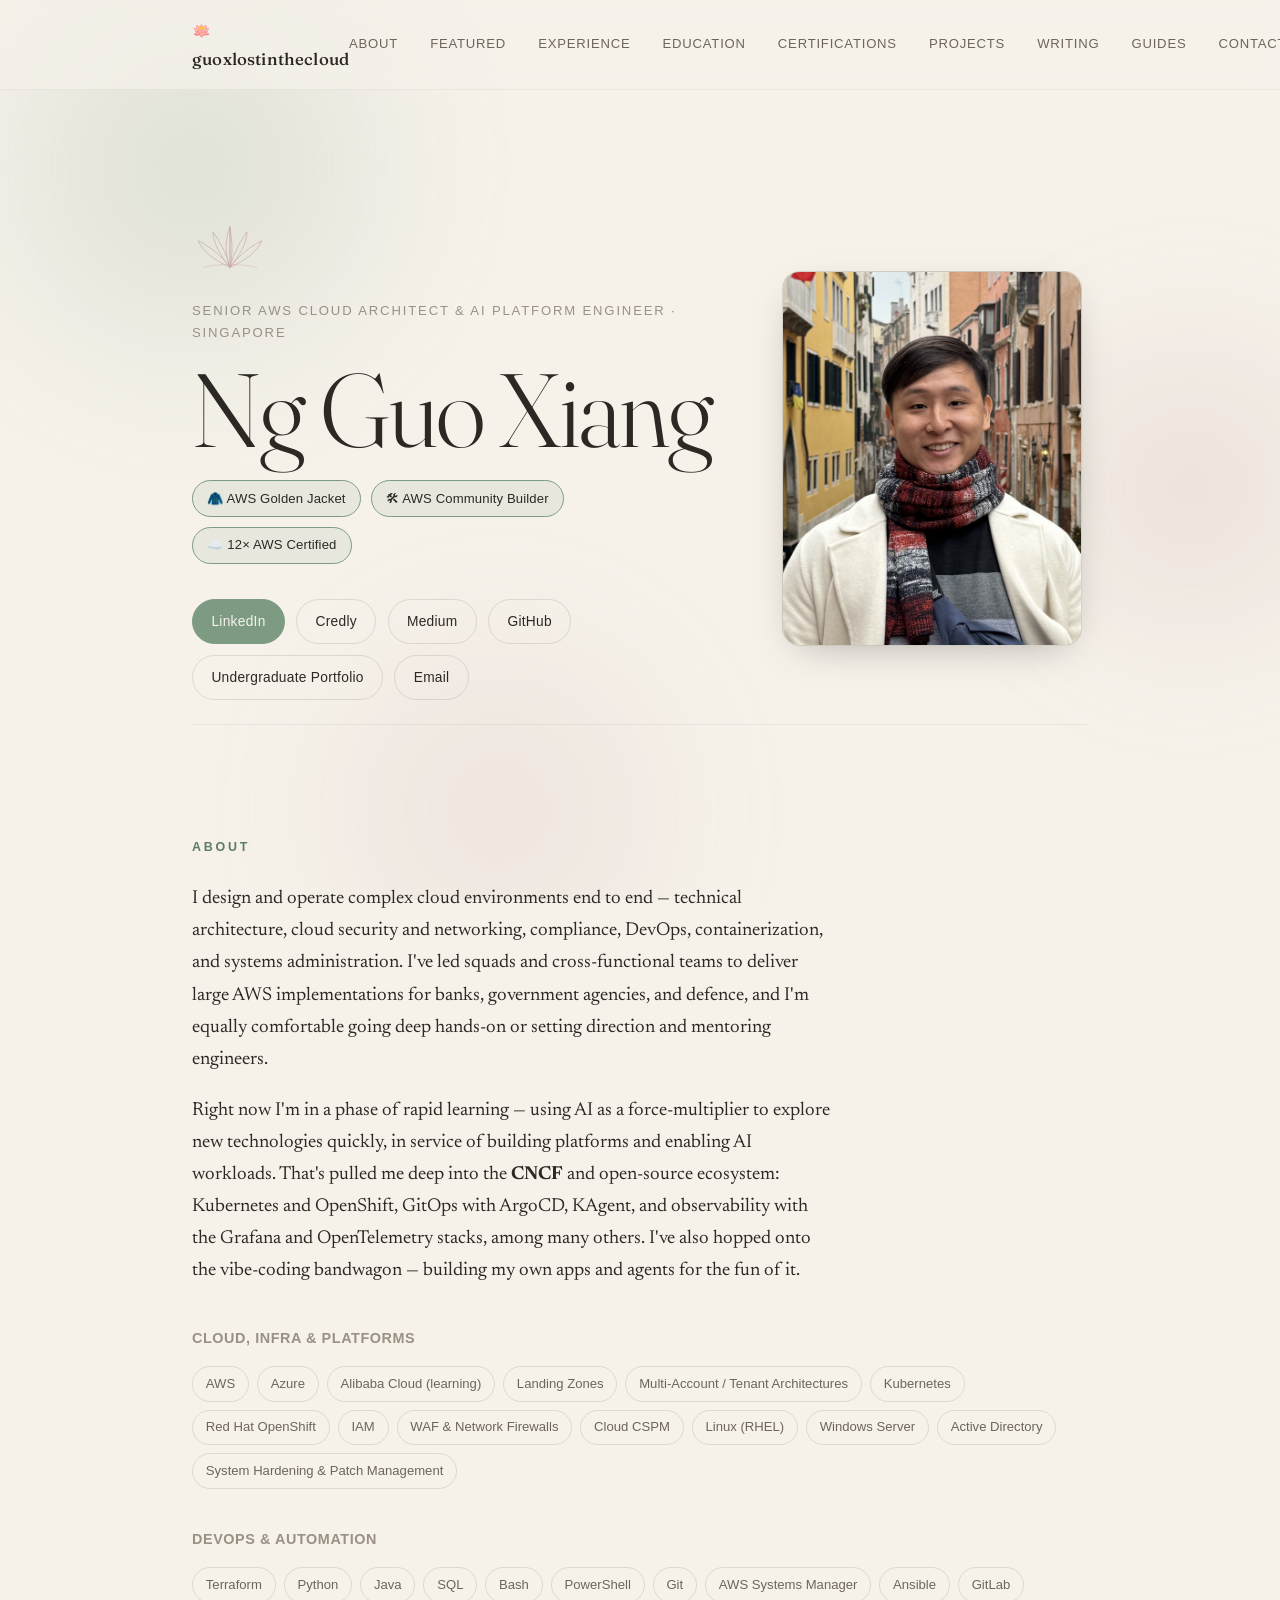
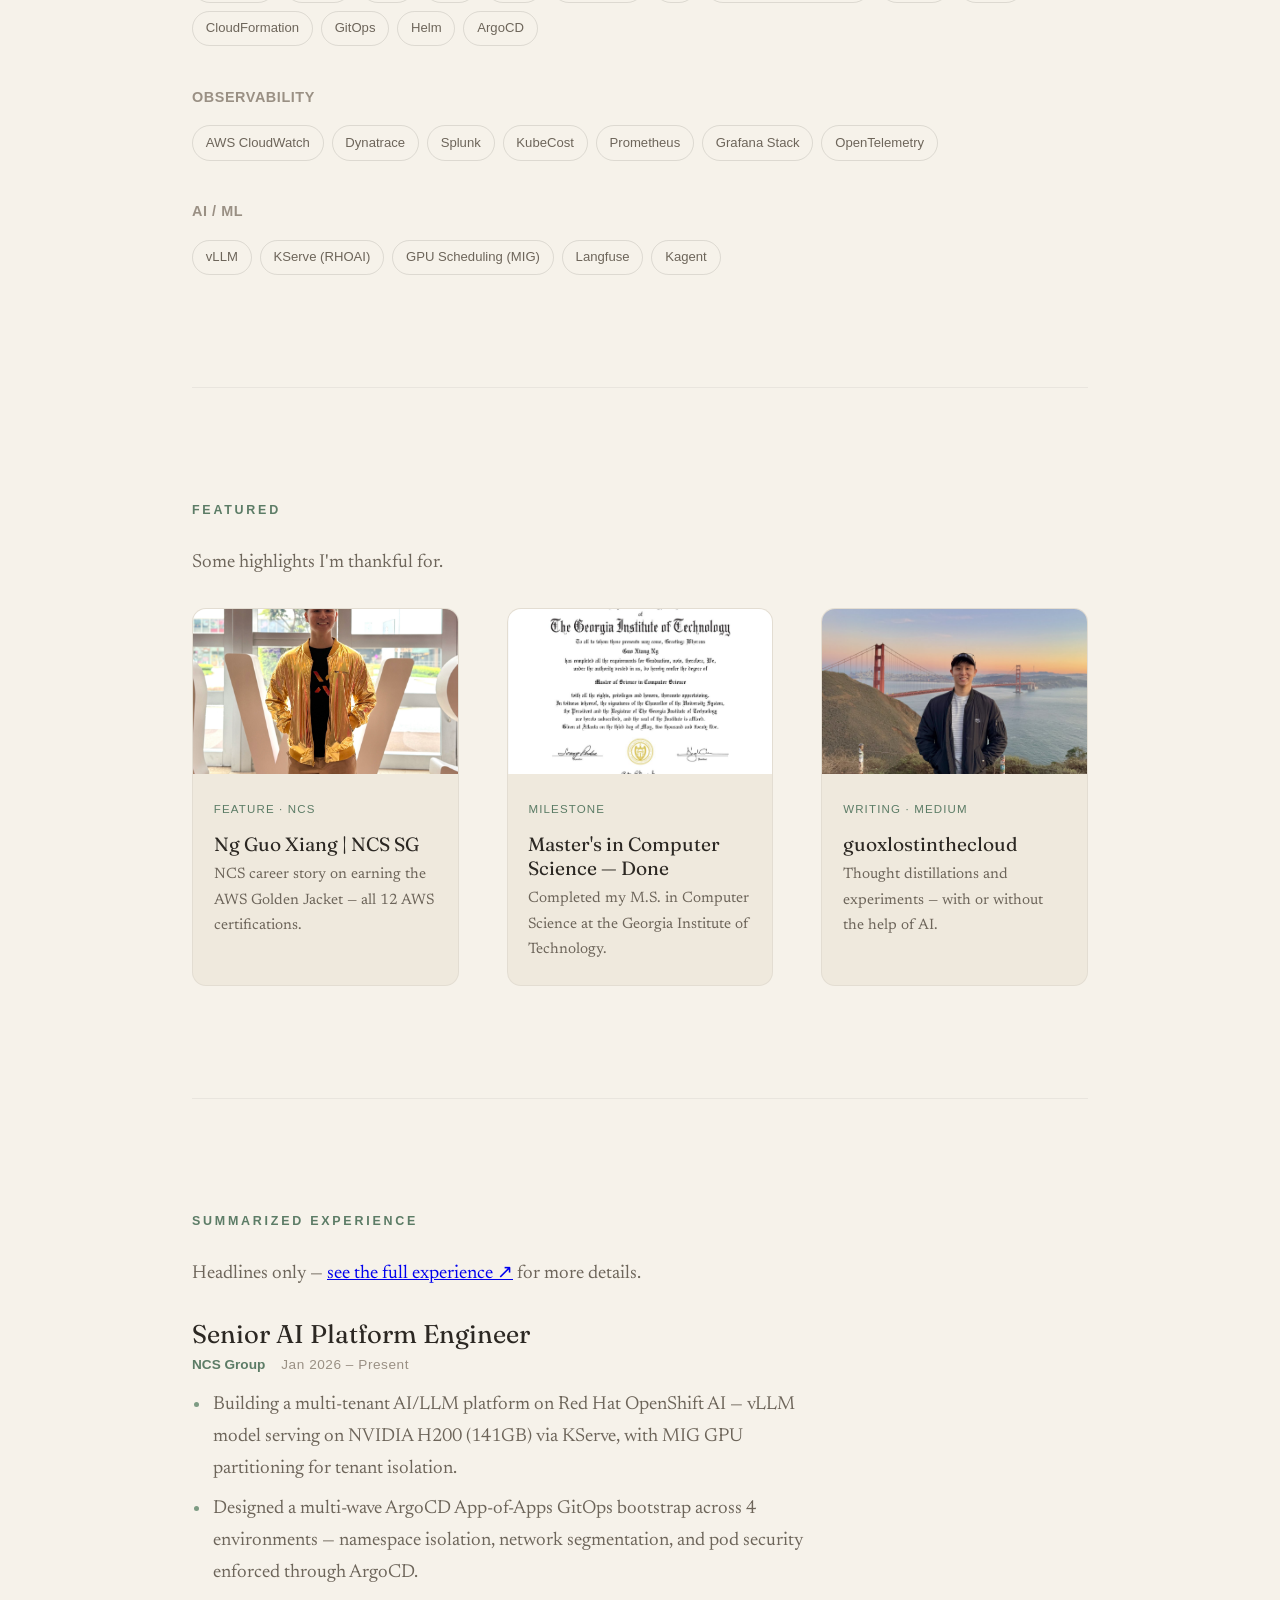
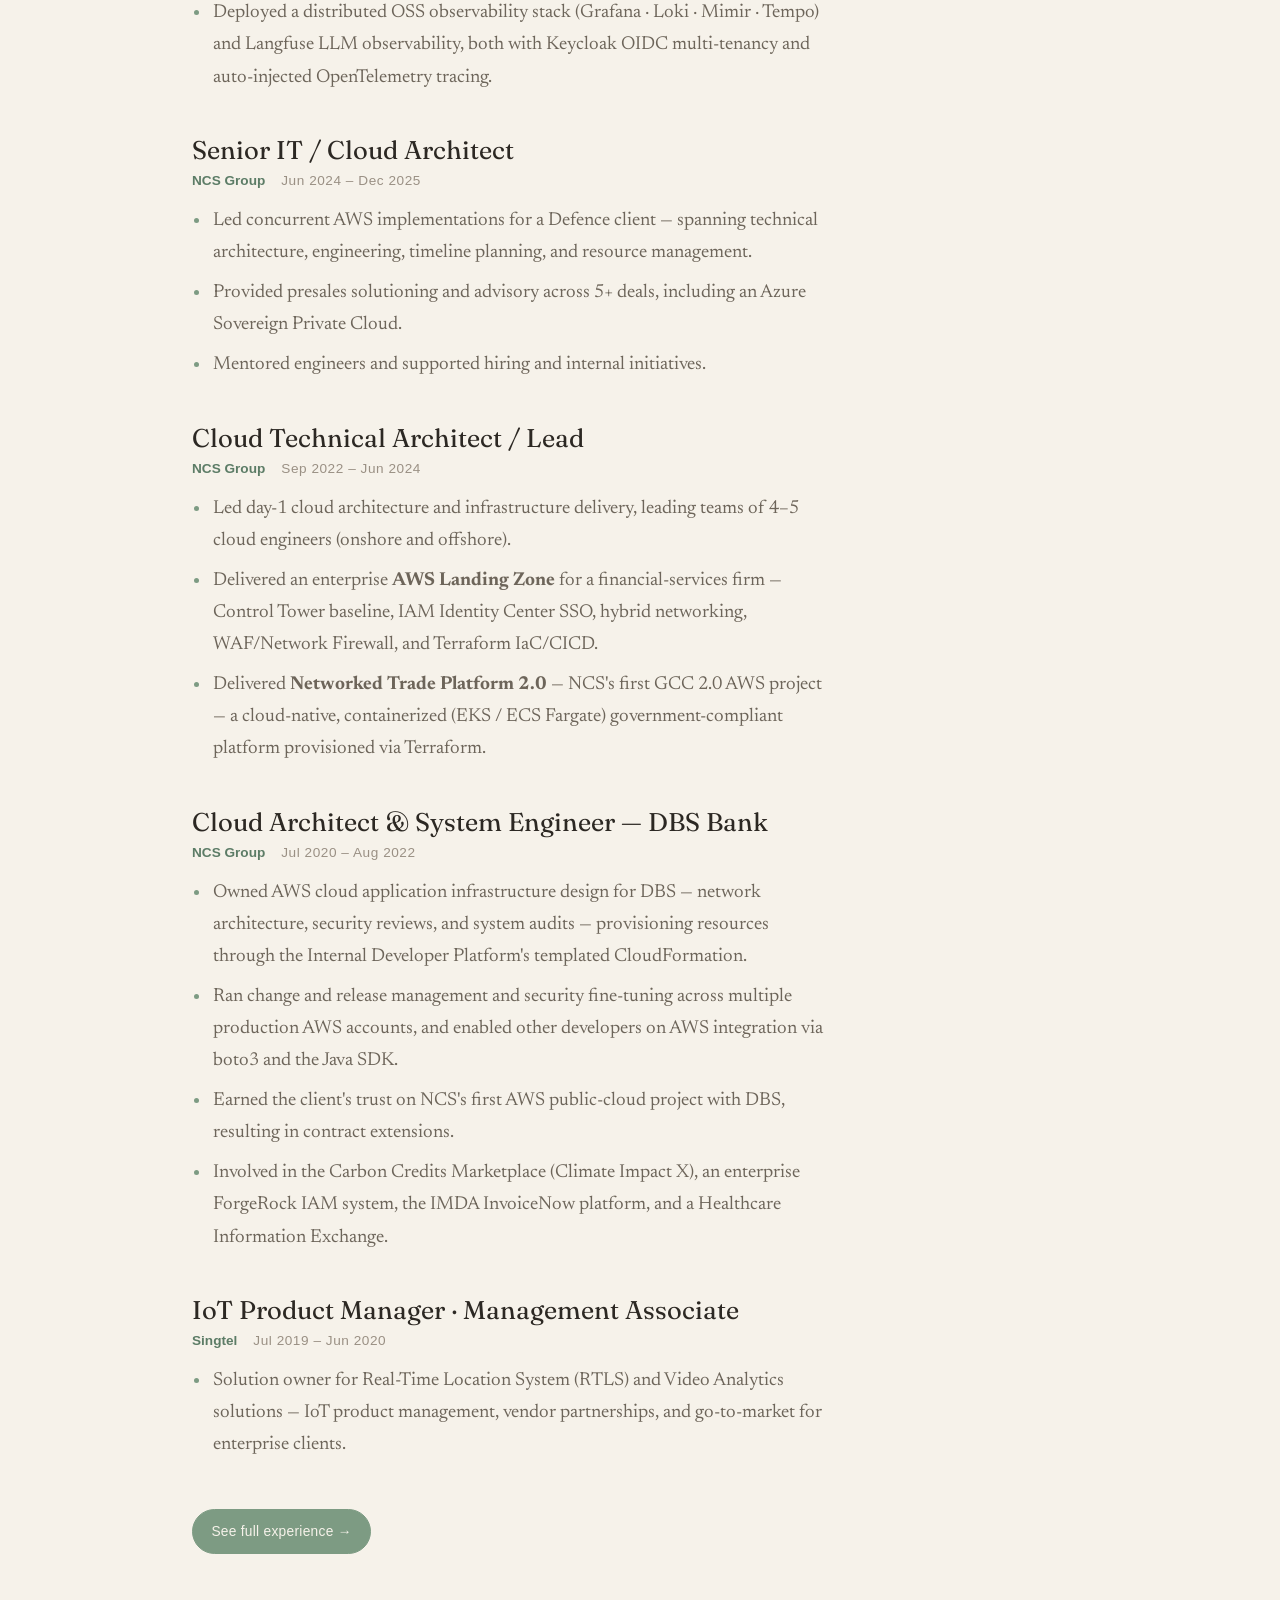
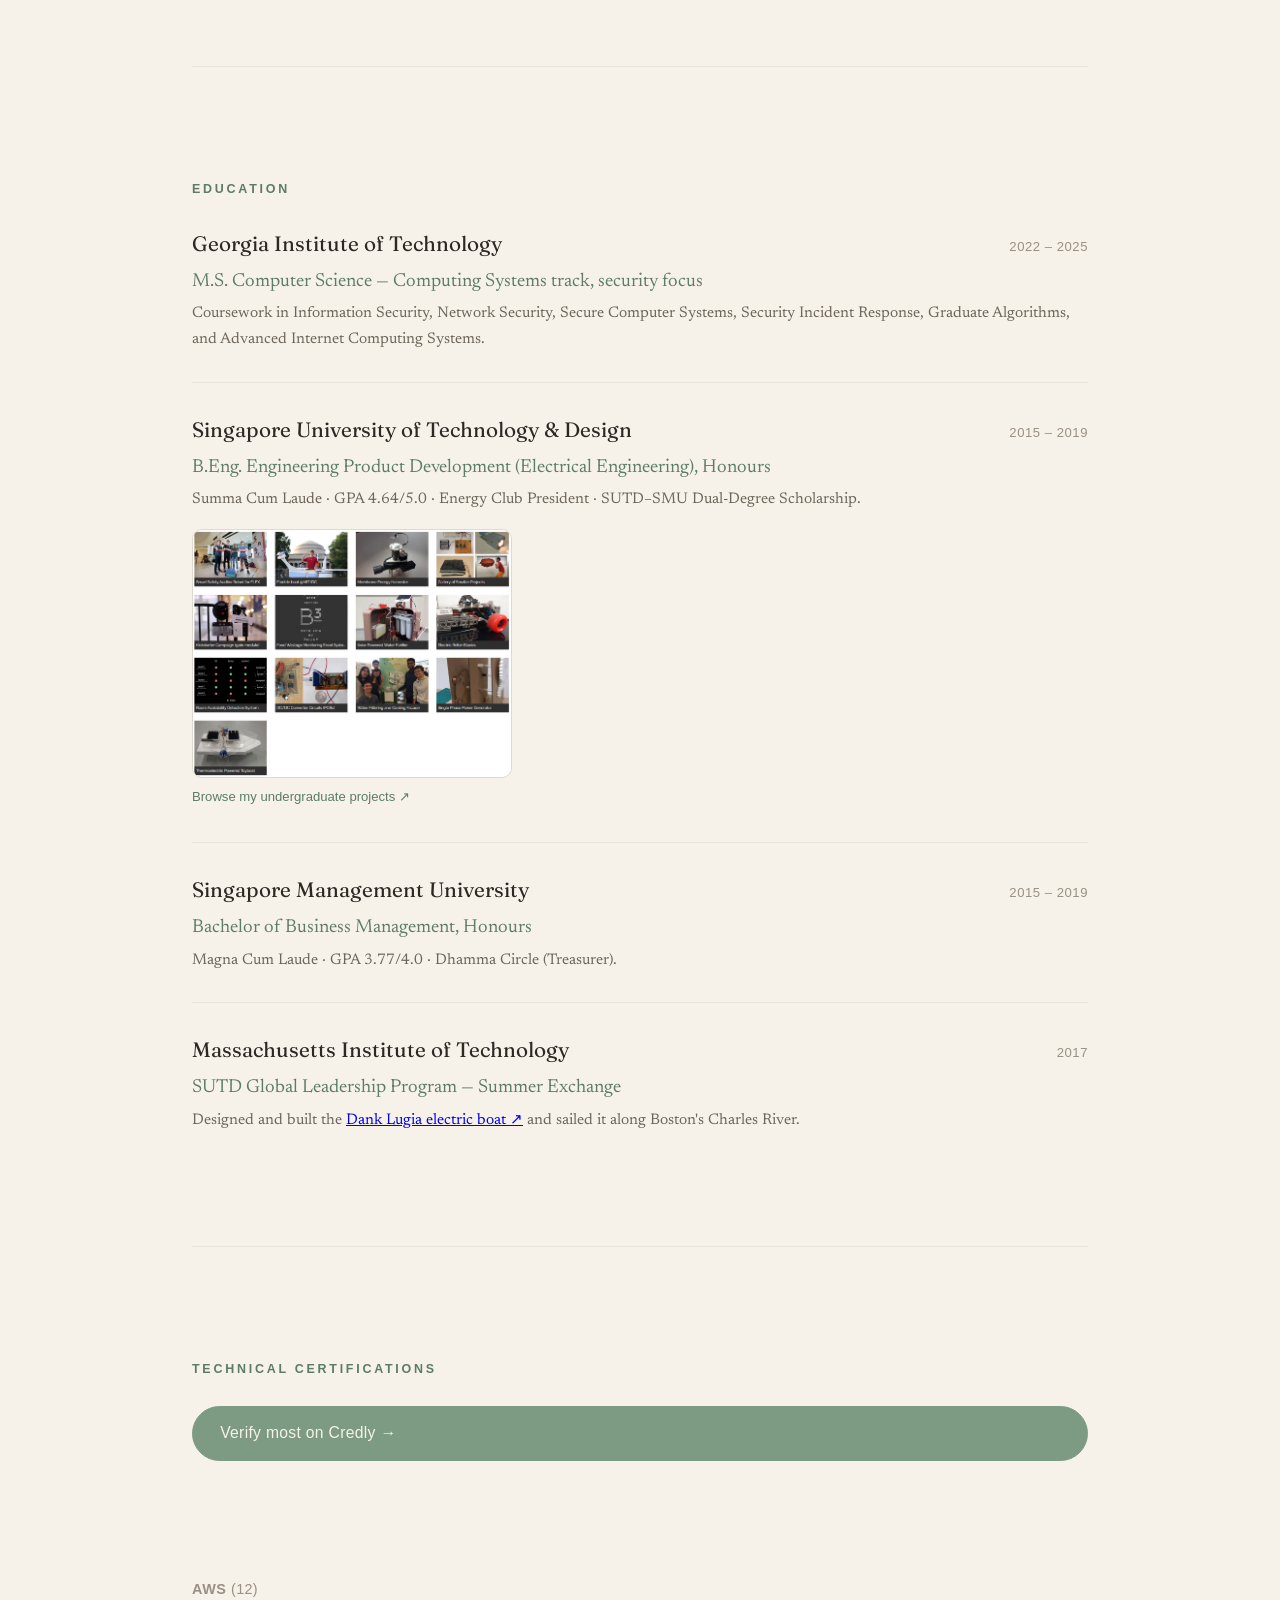
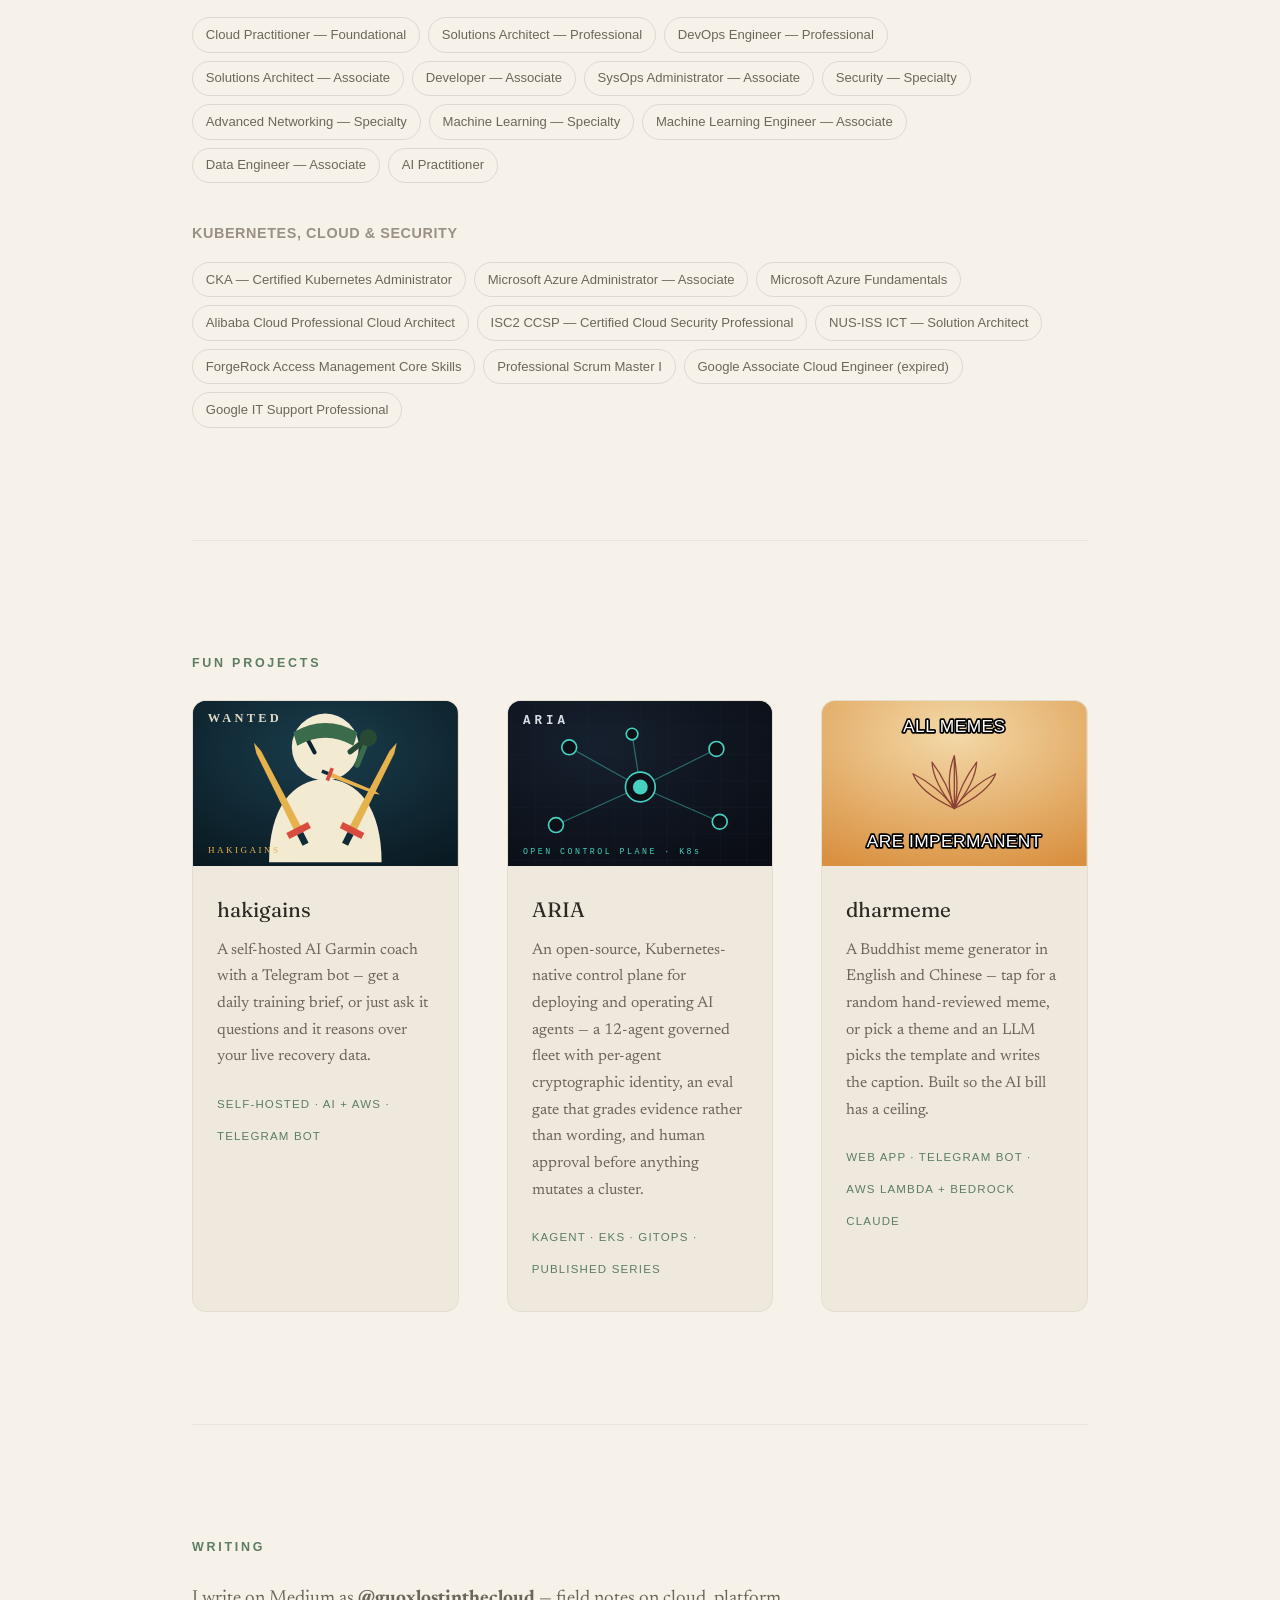
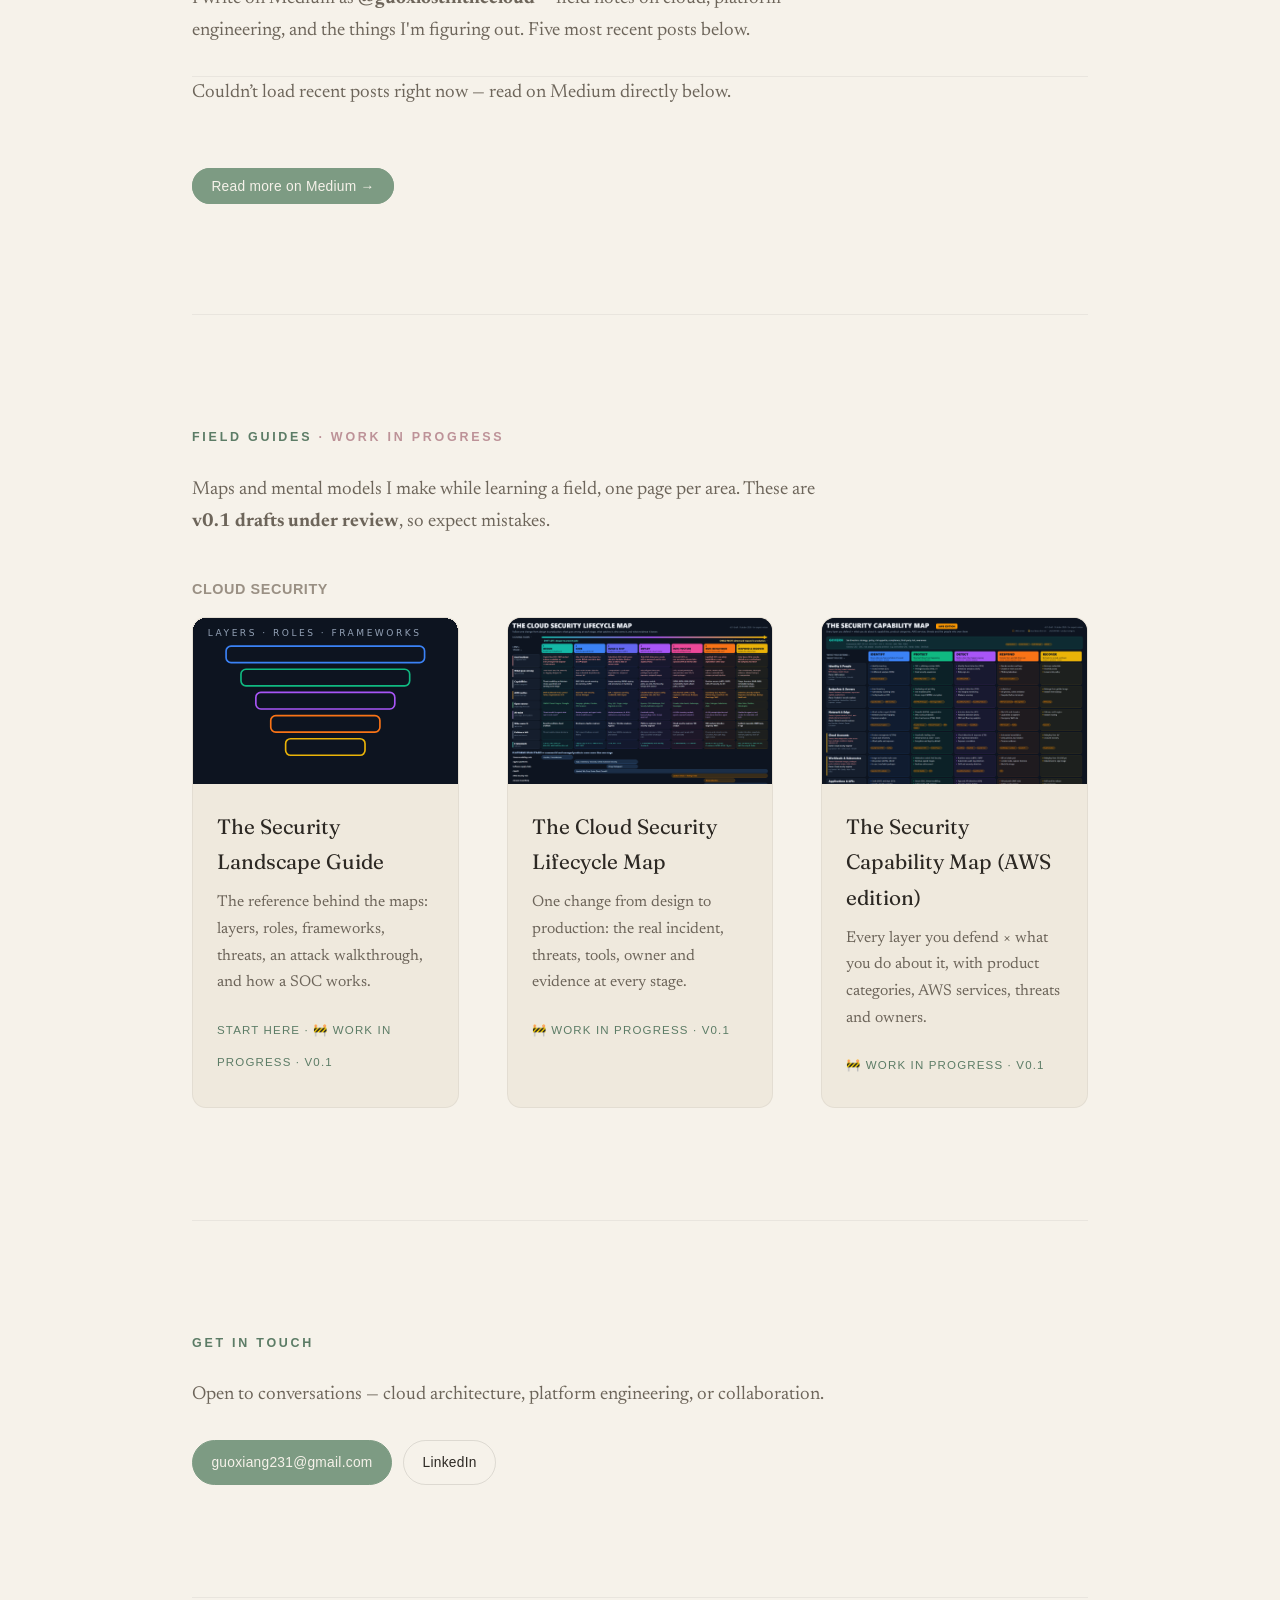
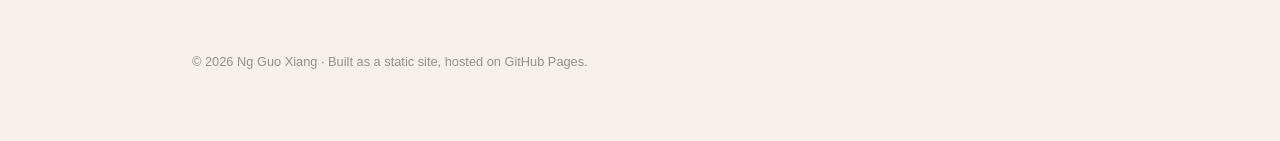
<file: index.html>
<!DOCTYPE html>
<html lang="en">
<head>
  <meta charset="UTF-8" />
  <meta name="viewport" content="width=device-width, initial-scale=1.0" />
  <title>Ng Guo Xiang — Senior AWS Cloud Architect &amp; AI Platform Engineer</title>
  <meta name="description" content="Ng Guo Xiang — Senior AI Platform Engineer and Cloud Architect. AWS Golden Jacket, AWS Community Builder. 7+ years across finance, telecom, public sector, and defence." />

  <!-- Open Graph / social preview -->
  <meta property="og:title" content="Ng Guo Xiang" />
  <meta property="og:description" content="Senior Cloud &amp; AI Platform Engineer · AWS Golden Jacket · AWS Community Builder" />
  <meta property="og:type" content="website" />
  <meta property="og:url" content="https://guoxiangng.github.io/" />

  <link rel="preconnect" href="https://fonts.googleapis.com" />
  <link rel="preconnect" href="https://fonts.gstatic.com" crossorigin />
  <link href="https://fonts.googleapis.com/css2?family=Fraunces:opsz,wght@9..144,300;9..144,400;9..144,500&family=Newsreader:ital,opsz@0,6..72;1,6..72&display=swap" rel="stylesheet" />

  <link rel="stylesheet" href="styles.css" />
  <link rel="icon" href="data:image/svg+xml,<svg xmlns=%22http://www.w3.org/2000/svg%22 viewBox=%220 0 100 100%22><text y=%22.9em%22 font-size=%2290%22>🪷</text></svg>" />
</head>
<body>
  <header class="site-header">
    <nav class="nav">
      <a class="nav__brand" href="#top">guoxlostinthecloud</a>
      <ul class="nav__links">
        <li><a href="#about">About</a></li>
        <li><a href="#featured">Featured</a></li>
        <li><a href="#experience">Experience</a></li>
        <li><a href="#education">Education</a></li>
        <li><a href="#certifications">Certifications</a></li>
        <li><a href="#projects">Projects</a></li>
        <li><a href="#writing">Writing</a></li>
        <li><a href="#guides">Guides</a></li>
        <li><a href="#contact">Contact</a></li>
      </ul>
    </nav>
  </header>

  <!-- Soft cloud backdrop (very low opacity, decorative) -->
  <div class="clouds" aria-hidden="true">
    <span class="clouds__wisp clouds__wisp--1"></span>
    <span class="clouds__wisp clouds__wisp--2"></span>
    <span class="clouds__wisp clouds__wisp--3"></span>
  </div>

  <main id="top">
    <!-- HERO -->
    <section class="hero">
      <div class="hero__text">
      <!-- Delicate lotus line-mark: a quiet motif, not a logo -->
      <svg class="lotus" viewBox="0 0 120 84" aria-hidden="true" fill="none" stroke="currentColor" stroke-width="1.1" stroke-linecap="round" stroke-linejoin="round">
        <path d="M60 78 C60 52 60 30 60 14 C54 30 50 52 60 78 C66 52 62 30 60 14Z" />
        <path d="M60 78 C44 58 34 40 33 22 C42 34 54 54 60 78Z" />
        <path d="M60 78 C76 58 86 40 87 22 C78 34 66 54 60 78Z" />
        <path d="M60 78 C34 66 16 52 10 36 C26 44 48 60 60 78Z" />
        <path d="M60 78 C86 66 104 52 110 36 C94 44 72 60 60 78Z" />
        <path d="M18 78 C34 72 86 72 102 78" opacity="0.6" />
      </svg>
      <p class="hero__eyebrow">Senior AWS Cloud Architect &amp; AI Platform Engineer · Singapore</p>
      <h1 class="hero__name">Ng Guo Xiang</h1>
      <ul class="badges" aria-label="Recognitions">
        <li class="badge">🧥 AWS Golden Jacket</li>
        <li class="badge">🛠 AWS Community Builder</li>
        <li class="badge">☁️ 12× AWS Certified</li>
      </ul>
      <div class="hero__actions">
        <a class="btn btn--primary" href="https://www.linkedin.com/in/guoxiangng/" target="_blank" rel="noopener">LinkedIn</a>
        <a class="btn" href="https://www.credly.com/users/guo-xiang-ng.f9205d61/badges" target="_blank" rel="noopener">Credly</a>
        <a class="btn" href="https://medium.com/@guoxlostinthecloud" target="_blank" rel="noopener">Medium</a>
        <a class="btn" href="https://github.com/guoxiangng" target="_blank" rel="noopener">GitHub</a>
        <a class="btn" href="https://guoxiang.wixsite.com/portfolio" target="_blank" rel="noopener">Undergraduate Portfolio</a>
        <a class="btn" href="mailto:guoxiang231@gmail.com">Email</a>
      </div>
      </div><!-- /hero__text -->

      <div class="hero__portrait">
        <img src="images/venicedpcropped.jpg" alt="Ng Guo Xiang" onerror="this.style.display='none'" />
      </div>
    </section>

    <!-- ABOUT -->
    <section id="about" class="section">
      <h2 class="section__title">About</h2>
      <div class="about">
        <p>
          I design and operate complex cloud environments end to end — technical
          architecture, cloud security and networking, compliance, DevOps,
          containerization, and systems administration. I've led squads and
          cross-functional teams to deliver large AWS implementations for banks,
          government agencies, and defence, and I'm equally comfortable going deep
          hands-on or setting direction and mentoring engineers.
        </p>
        <p>
          Right now I'm in a phase of rapid learning — using AI as a force-multiplier to
          explore new technologies quickly, in service of building platforms and enabling
          AI workloads. That's pulled me deep into the <strong>CNCF</strong> and open-source
          ecosystem: Kubernetes and OpenShift, GitOps with ArgoCD, KAgent, and observability
          with the Grafana and OpenTelemetry stacks, among many others. I've also hopped onto
          the vibe-coding bandwagon — building my own apps and agents for the fun of it.
        </p>

        <h3 class="about__subhead">Cloud, Infra &amp; Platforms</h3>
        <ul class="tags">
          <li>AWS</li>
          <li>Azure</li>
          <li>Alibaba Cloud (learning)</li>
          <li>Landing Zones</li>
          <li>Multi-Account / Tenant Architectures</li>
          <li>Kubernetes</li>
          <li>Red Hat OpenShift</li>
          <li>IAM</li>
          <li>WAF &amp; Network Firewalls</li>
          <li>Cloud CSPM</li>
          <li>Linux (RHEL)</li>
          <li>Windows Server</li>
          <li>Active Directory</li>
          <li>System Hardening &amp; Patch Management</li>
        </ul>

        <h3 class="about__subhead">DevOps &amp; Automation</h3>
        <ul class="tags">
          <li>Terraform</li>
          <li>Python</li>
          <li>Java</li>
          <li>SQL</li>
          <li>Bash</li>
          <li>PowerShell</li>
          <li>Git</li>
          <li>AWS Systems Manager</li>
          <li>Ansible</li>
          <li>GitLab</li>
          <li>CloudFormation</li>
          <li>GitOps</li>
          <li>Helm</li>
          <li>ArgoCD</li>
        </ul>

        <h3 class="about__subhead">Observability</h3>
        <ul class="tags">
          <li>AWS CloudWatch</li>
          <li>Dynatrace</li>
          <li>Splunk</li>
          <li>KubeCost</li>
          <li>Prometheus</li>
          <li>Grafana Stack</li>
          <li>OpenTelemetry</li>
        </ul>

        <h3 class="about__subhead">AI / ML</h3>
        <ul class="tags">
          <li>vLLM</li>
          <li>KServe (RHOAI)</li>
          <li>GPU Scheduling (MIG)</li>
          <li>Langfuse</li>
          <li>Kagent</li>
        </ul>
      </div>
    </section>

    <!-- FEATURED -->
    <section id="featured" class="section">
      <h2 class="section__title">Featured</h2>
      <p class="section__lead">Some highlights I'm thankful for.</p>
      <div class="featured">
        <!-- To use real images: drop files in /images and swap each .feat__img--placeholder
             div for <img class="feat__img" src="images/yourfile.jpg" alt="..."> -->
        <a class="feat" href="https://www.ncs.co/en-sg/careers/career-stories/ng-guo-xiang/" target="_blank" rel="noopener">
          <img class="feat__img" src="images/goldenjacket.jpg" alt="NCS career story" />
          <div class="feat__body">
            <span class="feat__kind">Feature · NCS</span>
            <h3 class="feat__title">Ng Guo Xiang | NCS SG</h3>
            <p class="feat__desc">NCS career story on earning the AWS Golden Jacket — all 12 AWS certifications.</p>
          </div>
        </a>

        <a class="feat" href="https://www.linkedin.com/feed/update/urn:li:activity:7334064847971647488/" target="_blank" rel="noopener">
          <img class="feat__img" src="images/omscs-cert.png" alt="Georgia Tech Master of Science diploma" />
          <div class="feat__body">
            <span class="feat__kind">Milestone</span>
            <h3 class="feat__title">Master's in Computer Science — Done</h3>
            <p class="feat__desc">Completed my M.S. in Computer Science at the Georgia Institute of Technology.</p>
          </div>
        </a>

        <a class="feat" href="https://medium.com/@guoxlostinthecloud" target="_blank" rel="noopener">
          <img class="feat__img" src="images/goldengate.jpg" alt="Ng Guo Xiang at the Golden Gate Bridge" />
          <div class="feat__body">
            <span class="feat__kind">Writing · Medium</span>
            <h3 class="feat__title">guoxlostinthecloud</h3>
            <p class="feat__desc">Thought distillations and experiments — with or without the help of AI.</p>
          </div>
        </a>
      </div>
    </section>

    <!-- EXPERIENCE -->
    <section id="experience" class="section">
      <h2 class="section__title">Summarized Experience</h2>
      <p class="section__lead">
        Headlines only — <a href="experience.html">see the full experience ↗</a> for more details.
      </p>
      <div class="timeline">

        <article class="role">
          <div class="role__head">
            <h3 class="role__title">Senior AI Platform Engineer</h3>
            <p class="role__meta"><span class="role__org">NCS Group</span><span class="role__dates">Jan 2026 – Present</span></p>
          </div>
          <ul class="role__points">
            <li>Building a multi-tenant AI/LLM platform on Red Hat OpenShift AI — vLLM model serving on NVIDIA H200 (141GB) via KServe, with MIG GPU partitioning for tenant isolation.</li>
            <li>Designed a multi-wave ArgoCD App-of-Apps GitOps bootstrap across 4 environments — namespace isolation, network segmentation, and pod security enforced through ArgoCD.</li>
            <li>Deployed a distributed OSS observability stack (Grafana · Loki · Mimir · Tempo) and Langfuse LLM observability, both with Keycloak OIDC multi-tenancy and auto-injected OpenTelemetry tracing.</li>
          </ul>
        </article>

        <article class="role">
          <div class="role__head">
            <h3 class="role__title">Senior IT / Cloud Architect</h3>
            <p class="role__meta"><span class="role__org">NCS Group</span><span class="role__dates">Jun 2024 – Dec 2025</span></p>
          </div>
          <ul class="role__points">
            <li>Led concurrent AWS implementations for a Defence client — spanning technical architecture, engineering, timeline planning, and resource management.</li>
            <li>Provided presales solutioning and advisory across 5+ deals, including an Azure Sovereign Private Cloud.</li>
            <li>Mentored engineers and supported hiring and internal initiatives.</li>
          </ul>
        </article>

        <article class="role">
          <div class="role__head">
            <h3 class="role__title">Cloud Technical Architect / Lead</h3>
            <p class="role__meta"><span class="role__org">NCS Group</span><span class="role__dates">Sep 2022 – Jun 2024</span></p>
          </div>
          <ul class="role__points">
            <li>Led day-1 cloud architecture and infrastructure delivery, leading teams of 4–5 cloud engineers (onshore and offshore).</li>
            <li>Delivered an enterprise <strong>AWS Landing Zone</strong> for a financial-services firm — Control Tower baseline, IAM Identity Center SSO, hybrid networking, WAF/Network Firewall, and Terraform IaC/CICD.</li>
            <li>Delivered <strong>Networked Trade Platform 2.0</strong> — NCS's first GCC 2.0 AWS project — a cloud-native, containerized (EKS / ECS Fargate) government-compliant platform provisioned via Terraform.</li>
          </ul>
        </article>

        <article class="role">
          <div class="role__head">
            <h3 class="role__title">Cloud Architect &amp; System Engineer — DBS Bank</h3>
            <p class="role__meta"><span class="role__org">NCS Group</span><span class="role__dates">Jul 2020 – Aug 2022</span></p>
          </div>
          <ul class="role__points">
            <li>Owned AWS cloud application infrastructure design for DBS — network architecture, security reviews, and system audits — provisioning resources through the Internal Developer Platform's templated CloudFormation.</li>
            <li>Ran change and release management and security fine-tuning across multiple production AWS accounts, and enabled other developers on AWS integration via boto3 and the Java SDK.</li>
            <li>Earned the client's trust on NCS's first AWS public-cloud project with DBS, resulting in contract extensions.</li>
            <li>Involved in the Carbon Credits Marketplace (Climate Impact X), an enterprise ForgeRock IAM system, the IMDA InvoiceNow platform, and a Healthcare Information Exchange.</li>
          </ul>
        </article>

        <article class="role">
          <div class="role__head">
            <h3 class="role__title">IoT Product Manager · Management Associate</h3>
            <p class="role__meta"><span class="role__org">Singtel</span><span class="role__dates">Jul 2019 – Jun 2020</span></p>
          </div>
          <ul class="role__points">
            <li>Solution owner for Real-Time Location System (RTLS) and Video Analytics solutions — IoT product management, vendor partnerships, and go-to-market for enterprise clients.</li>
          </ul>
        </article>

      </div>
      <a class="btn btn--primary btn--full-exp" href="experience.html">See full experience →</a>
    </section>

    <!-- EDUCATION -->
    <section id="education" class="section">
      <h2 class="section__title">Education</h2>
      <div class="edu">
        <div class="edu__item">
          <div class="edu__head">
            <h3 class="edu__school">Georgia Institute of Technology</h3>
            <span class="edu__dates">2022 – 2025</span>
          </div>
          <p class="edu__degree">M.S. Computer Science — Computing Systems track, security focus</p>
          <p class="edu__note">Coursework in Information Security, Network Security, Secure Computer Systems, Security Incident Response, Graduate Algorithms, and Advanced Internet Computing Systems.</p>
        </div>

        <div class="edu__item">
          <div class="edu__head">
            <h3 class="edu__school">Singapore University of Technology &amp; Design</h3>
            <span class="edu__dates">2015 – 2019</span>
          </div>
          <p class="edu__degree">B.Eng. Engineering Product Development (Electrical Engineering), Honours</p>
          <p class="edu__note">Summa Cum Laude · GPA 4.64/5.0 · Energy Club President · SUTD–SMU Dual-Degree Scholarship.</p>
          <a class="edu__preview" href="https://guoxiang.wixsite.com/portfolio" target="_blank" rel="noopener">
            <img src="images/Undergraduate%20Projs.png" alt="Grid of undergraduate engineering and DIY projects" />
            <span class="edu__preview__caption">Browse my undergraduate projects ↗</span>
          </a>
        </div>

        <div class="edu__item">
          <div class="edu__head">
            <h3 class="edu__school">Singapore Management University</h3>
            <span class="edu__dates">2015 – 2019</span>
          </div>
          <p class="edu__degree">Bachelor of Business Management, Honours</p>
          <p class="edu__note">Magna Cum Laude · GPA 3.77/4.0 · Dhamma Circle (Treasurer).</p>
        </div>

        <div class="edu__item">
          <div class="edu__head">
            <h3 class="edu__school">Massachusetts Institute of Technology</h3>
            <span class="edu__dates">2017</span>
          </div>
          <p class="edu__degree">SUTD Global Leadership Program — Summer Exchange</p>
          <p class="edu__note">Designed and built the <a href="https://guoxiang.wixsite.com/portfolio/electric-boat-mit-idc" target="_blank" rel="noopener">Dank Lugia electric boat&nbsp;↗</a> and sailed it along Boston's Charles River.</p>
        </div>

      </div>
    </section>

    <!-- CERTIFICATIONS -->
    <section id="certifications" class="section">
      <h2 class="section__title">Technical Certifications</h2>
      <div class="creds">
        <a class="btn btn--primary btn--lg" href="https://www.credly.com/users/guo-xiang-ng.f9205d61/badges" target="_blank" rel="noopener">Verify most on Credly →</a>

        <div class="creds__group">
          <h3 class="about__subhead">AWS <span class="creds__count">(12)</span></h3>
          <ul class="tags">
            <li>Cloud Practitioner — Foundational</li>
            <li>Solutions Architect — Professional</li>
            <li>DevOps Engineer — Professional</li>
            <li>Solutions Architect — Associate</li>
            <li>Developer — Associate</li>
            <li>SysOps Administrator — Associate</li>
            <li>Security — Specialty</li>
            <li>Advanced Networking — Specialty</li>
            <li>Machine Learning — Specialty</li>
            <li>Machine Learning Engineer — Associate</li>
            <li>Data Engineer — Associate</li>
            <li>AI Practitioner</li>
          </ul>

          <h3 class="about__subhead">Kubernetes, Cloud &amp; Security</h3>
          <ul class="tags">
            <li>CKA — Certified Kubernetes Administrator</li>
            <li>Microsoft Azure Administrator — Associate</li>
            <li>Microsoft Azure Fundamentals</li>
            <li>Alibaba Cloud Professional Cloud Architect</li>
            <li>ISC2 CCSP — Certified Cloud Security Professional</li>
            <li>NUS-ISS ICT — Solution Architect</li>
            <li>ForgeRock Access Management Core Skills</li>
            <li>Professional Scrum Master I</li>
            <li>Google Associate Cloud Engineer (expired)</li>
            <li>Google IT Support Professional</li>
          </ul>
        </div>
      </div>
    </section>

    <!-- FUN PROJECTS -->
    <section id="projects" class="section">
      <h2 class="section__title">Fun Projects</h2>
      <div class="cards">
        <a class="card" href="/projects/hakigains.html">
          <svg class="card__thumb" viewBox="0 0 320 200" role="img" aria-label="hakigains wanted poster" preserveAspectRatio="xMidYMid slice">
            <rect width="320" height="200" fill="#0d2430"/>
            <radialGradient id="hk-vign" cx="50%" cy="30%" r="80%">
              <stop offset="0%" stop-color="#1a3d4d"/>
              <stop offset="100%" stop-color="#0a1a22"/>
            </radialGradient>
            <rect width="320" height="200" fill="url(#hk-vign)"/>
            <g transform="translate(160,208) scale(1.62) translate(-80,-160)">
              <path d="M38 152C38 112 55 90 80 90C105 90 122 112 122 152Z" fill="#f3ead2"/>
              <circle cx="80" cy="66" r="25" fill="#f3ead2"/>
              <line x1="65" y1="57" x2="72" y2="70" stroke="#0d2430" stroke-width="3" stroke-linecap="round"/>
              <path d="M56,55 Q80,41 104,55 L101,65 Q80,53 59,65 Z" fill="#3a6b4a"/>
              <g transform="translate(112,59)">
                <rect x="-2" y="0" width="4" height="24" rx="2" fill="#3a6b4a" transform="rotate(22)"/>
                <rect x="-2" y="0" width="4" height="19" rx="2" fill="#274a34" transform="rotate(52)"/>
                <circle r="6.5" fill="#274a34"/>
              </g>
              <g id="hk-blade">
                <path d="M-3,-6 L3,-6 L2,-72 L0,-80 L-2,-72 Z" fill="#e6b24d"/>
                <rect x="-9" y="-9" width="18" height="5" fill="#d94b3d"/>
                <rect x="-2.5" y="-4" width="5" height="9" fill="#102a37"/>
              </g>
              <use href="#hk-blade" transform="translate(63,134) rotate(-27)"/>
              <use href="#hk-blade" transform="translate(97,134) rotate(27)"/>
              <use href="#hk-blade" transform="translate(80,85) rotate(112) scale(.55)"/>
            </g>
            <text x="18" y="26" font-family="Georgia, 'Times New Roman', serif" font-weight="700" font-size="15" letter-spacing="4" fill="#f3ead2" opacity="0.92">WANTED</text>
            <text x="18" y="184" font-family="Georgia, 'Times New Roman', serif" font-size="11" letter-spacing="3" fill="#e6b24d">HAKIGAINS</text>
          </svg>
          <div class="card__body">
            <h3 class="card__title">hakigains</h3>
            <p class="card__desc">A self-hosted AI Garmin coach with a Telegram bot — get a daily training brief, or just ask it questions and it reasons over your live recovery data.</p>
            <span class="card__tag">Self-hosted · AI + AWS · Telegram bot</span>
          </div>
        </a>
        <a class="card" href="/aria/">
          <svg class="card__thumb" viewBox="0 0 320 200" role="img" aria-label="ARIA control-plane mesh" preserveAspectRatio="xMidYMid slice">
            <defs>
              <radialGradient id="ar-vign" cx="34%" cy="26%" r="88%">
                <stop offset="0%" stop-color="#16202e"/>
                <stop offset="100%" stop-color="#0a0d14"/>
              </radialGradient>
              <pattern id="ar-grid" width="32" height="32" patternUnits="userSpaceOnUse">
                <path d="M32 0H0V32" fill="none" stroke="#1b2536" stroke-width="1"/>
              </pattern>
            </defs>
            <rect width="320" height="200" fill="#0c0f16"/>
            <rect width="320" height="200" fill="url(#ar-vign)"/>
            <rect width="320" height="200" fill="url(#ar-grid)" opacity="0.55"/>
            <!-- mesh edges: orchestrator hub -> agent nodes (mTLS links) -->
            <g stroke="#45d0c0" stroke-width="1.5" opacity="0.45">
              <line x1="160" y1="104" x2="74" y2="56"/>
              <line x1="160" y1="104" x2="252" y2="58"/>
              <line x1="160" y1="104" x2="58" y2="150"/>
              <line x1="160" y1="104" x2="256" y2="146"/>
              <line x1="160" y1="104" x2="150" y2="40"/>
            </g>
            <!-- agent nodes -->
            <g fill="#0c0f16" stroke="#45d0c0" stroke-width="2">
              <circle cx="74" cy="56" r="9"/>
              <circle cx="252" cy="58" r="9"/>
              <circle cx="58" cy="150" r="9"/>
              <circle cx="256" cy="146" r="9"/>
              <circle cx="150" cy="40" r="7"/>
            </g>
            <!-- orchestrator hub -->
            <circle cx="160" cy="104" r="18" fill="#0c0f16" stroke="#45d0c0" stroke-width="2"/>
            <circle cx="160" cy="104" r="9" fill="#45d0c0"/>
            <text x="18" y="28" font-family="ui-monospace,'SF Mono',Consolas,monospace" font-weight="600" font-size="15" letter-spacing="5" fill="#e7eaf1" opacity="0.94">ARIA</text>
            <text x="18" y="185" font-family="ui-monospace,'SF Mono',Consolas,monospace" font-size="10" letter-spacing="3" fill="#45d0c0">OPEN CONTROL PLANE · K8s</text>
          </svg>
          <div class="card__body">
            <h3 class="card__title">ARIA</h3>
            <p class="card__desc">An open-source, Kubernetes-native control plane for deploying and operating AI agents — a 12-agent governed fleet with per-agent cryptographic identity, an eval gate that grades evidence rather than wording, and human approval before anything mutates a cluster.</p>
            <span class="card__tag">kagent · EKS · GitOps · published series</span>
          </div>
        </a>
        <a class="card" href="/projects/dharmeme.html">
          <svg class="card__thumb" viewBox="0 0 320 200" role="img" aria-label="dharmeme sample meme" preserveAspectRatio="xMidYMid slice">
            <defs>
              <radialGradient id="dm-vign" cx="50%" cy="20%" r="90%">
                <stop offset="0%" stop-color="#f3d9a8"/>
                <stop offset="100%" stop-color="#d9903f"/>
              </radialGradient>
            </defs>
            <rect width="320" height="200" fill="url(#dm-vign)"/>
            <!-- lotus, same line-mark as the site hero -->
            <g transform="translate(100,52) scale(1)" fill="none" stroke="#7a2e2a" stroke-width="1.6" stroke-linecap="round" stroke-linejoin="round" opacity="0.85">
              <path d="M60 78 C60 52 60 30 60 14 C54 30 50 52 60 78 C66 52 62 30 60 14Z"/>
              <path d="M60 78 C44 58 34 40 33 22 C42 34 54 54 60 78Z"/>
              <path d="M60 78 C76 58 86 40 87 22 C78 34 66 54 60 78Z"/>
              <path d="M60 78 C34 66 16 52 10 36 C26 44 48 60 60 78Z"/>
              <path d="M60 78 C86 66 104 52 110 36 C94 44 72 60 60 78Z"/>
            </g>
            <!-- meme caption: white fill, black outline -->
            <g font-family="Impact, 'Arial Black', sans-serif" font-size="21" text-anchor="middle" fill="#fff" stroke="#000" stroke-width="4" paint-order="stroke" stroke-linejoin="round" letter-spacing="0.5">
              <text x="160" y="38">ALL MEMES</text>
              <text x="160" y="176">ARE IMPERMANENT</text>
            </g>
          </svg>
          <div class="card__body">
            <h3 class="card__title">dharmeme</h3>
            <p class="card__desc">A Buddhist meme generator in English and Chinese — tap for a random hand-reviewed meme, or pick a theme and an LLM picks the template and writes the caption. Built so the AI bill has a ceiling.</p>
            <span class="card__tag">Web app · Telegram bot · AWS Lambda + Bedrock Claude</span>
          </div>
        </a>
      </div>
    </section>

    <!-- WRITING -->
    <section id="writing" class="section">
      <h2 class="section__title">Writing</h2>
      <p class="section__lead">
        I write on Medium as <strong>@guoxlostinthecloud</strong> — field notes on cloud,
        platform engineering, and the things I'm figuring out. Five most recent posts below.
      </p>
      <div id="medium-posts" class="medium-list" aria-live="polite">
        <p class="section__lead">Loading recent posts…</p>
      </div>
      <a class="btn btn--primary" href="https://medium.com/@guoxlostinthecloud" target="_blank" rel="noopener">Read more on Medium →</a>
    </section>

    <!-- FIELD GUIDES -->
    <section id="guides" class="section">
      <h2 class="section__title">Field Guides <span style="color: var(--rose);">· work in progress</span></h2>
      <p class="section__lead">
        Maps and mental models I make while learning a field, one page per area. These are
        <strong>v0.1 drafts under review</strong>, so expect mistakes.
      </p>
      <h3 class="about__subhead">Cloud Security</h3>
      <div class="cards">
        <a class="card" href="field-guides/security-landscape.html">
          <svg class="card__thumb" viewBox="0 0 320 200" role="img" aria-label="Security Landscape Guide" preserveAspectRatio="xMidYMid slice">
            <rect width="320" height="200" fill="#0d1420"/>
            <g fill="none" stroke-width="2">
              <rect x="40" y="34" width="240" height="20" rx="6" stroke="#3b82f6"/>
              <rect x="58" y="62" width="204" height="20" rx="6" stroke="#10b981"/>
              <rect x="76" y="90" width="168" height="20" rx="6" stroke="#a855f7"/>
              <rect x="94" y="118" width="132" height="20" rx="6" stroke="#f97316"/>
              <rect x="112" y="146" width="96" height="20" rx="6" stroke="#eab308"/>
            </g>
            <text x="18" y="22" font-family="system-ui,sans-serif" font-size="11" letter-spacing="3" fill="#93a1b5">LAYERS · ROLES · FRAMEWORKS</text>
          </svg>
          <div class="card__body">
            <h3 class="card__title">The Security Landscape Guide</h3>
            <p class="card__desc">The reference behind the maps: layers, roles, frameworks, threats, an attack walkthrough, and how a SOC works.</p>
            <span class="card__tag">Start here · 🚧 Work in progress · v0.1</span>
          </div>
        </a>
        <a class="card" href="field-guides/#lifecycle">
          <img class="card__thumb" src="field-guides/lifecycle-map.png" alt="Cloud Security Lifecycle Map preview" style="object-fit: cover; object-position: top left; background: #0d1420;" loading="lazy" />
          <div class="card__body">
            <h3 class="card__title">The Cloud Security Lifecycle Map</h3>
            <p class="card__desc">One change from design to production: the real incident, threats, tools, owner and evidence at every stage.</p>
            <span class="card__tag">🚧 Work in progress · v0.1</span>
          </div>
        </a>
        <a class="card" href="field-guides/#capability">
          <img class="card__thumb" src="field-guides/capability-map.png" alt="Security Capability Map preview" style="object-fit: cover; object-position: top left; background: #0d1420;" loading="lazy" />
          <div class="card__body">
            <h3 class="card__title">The Security Capability Map (AWS edition)</h3>
            <p class="card__desc">Every layer you defend × what you do about it, with product categories, AWS services, threats and owners.</p>
            <span class="card__tag">🚧 Work in progress · v0.1</span>
          </div>
        </a>
      </div>
    </section>

    <!-- CONTACT -->
    <section id="contact" class="section section--contact">
      <h2 class="section__title">Get in touch</h2>
      <p class="section__lead">
        Open to conversations — cloud architecture, platform engineering, or collaboration.
      </p>
      <div class="hero__actions">
        <a class="btn btn--primary" href="mailto:guoxiang231@gmail.com">guoxiang231@gmail.com</a>
        <a class="btn" href="https://www.linkedin.com/in/guoxiangng/" target="_blank" rel="noopener">LinkedIn</a>
      </div>
    </section>
  </main>

  <footer class="site-footer">
    <p>© <span id="year"></span> Ng Guo Xiang · Built as a static site, hosted on GitHub Pages.</p>
  </footer>

  <script>
    document.getElementById('year').textContent = new Date().getFullYear();

    (async function loadMediumPosts() {
      const container = document.getElementById('medium-posts');
      if (!container) return;

      const feedUrl = 'https://medium.com/feed/@guoxlostinthecloud';
      const apiUrl = 'https://api.rss2json.com/v1/api.json?rss_url=' + encodeURIComponent(feedUrl);

      try {
        const res = await fetch(apiUrl);
        if (!res.ok) throw new Error('Feed request failed');
        const data = await res.json();
        const items = (data.items || []).slice(0, 5);
        if (!items.length) throw new Error('No posts found');

        container.innerHTML = '';
        items.forEach(function (item) {
          const row = document.createElement('a');
          row.className = 'medium-item';
          row.href = item.link;
          row.target = '_blank';
          row.rel = 'noopener';

          const title = document.createElement('span');
          title.className = 'medium-item__title';
          title.textContent = item.title;

          const meta = document.createElement('span');
          meta.className = 'medium-item__meta';
          const date = new Date(item.pubDate);
          meta.textContent = date.toLocaleDateString('en-SG', { year: 'numeric', month: 'short', day: 'numeric' });

          row.appendChild(title);
          row.appendChild(meta);
          container.appendChild(row);
        });
      } catch (err) {
        container.innerHTML = '<p class="section__lead">Couldn’t load recent posts right now — read on Medium directly below.</p>';
      }
    })();
  </script>
</body>
</html>
</file>
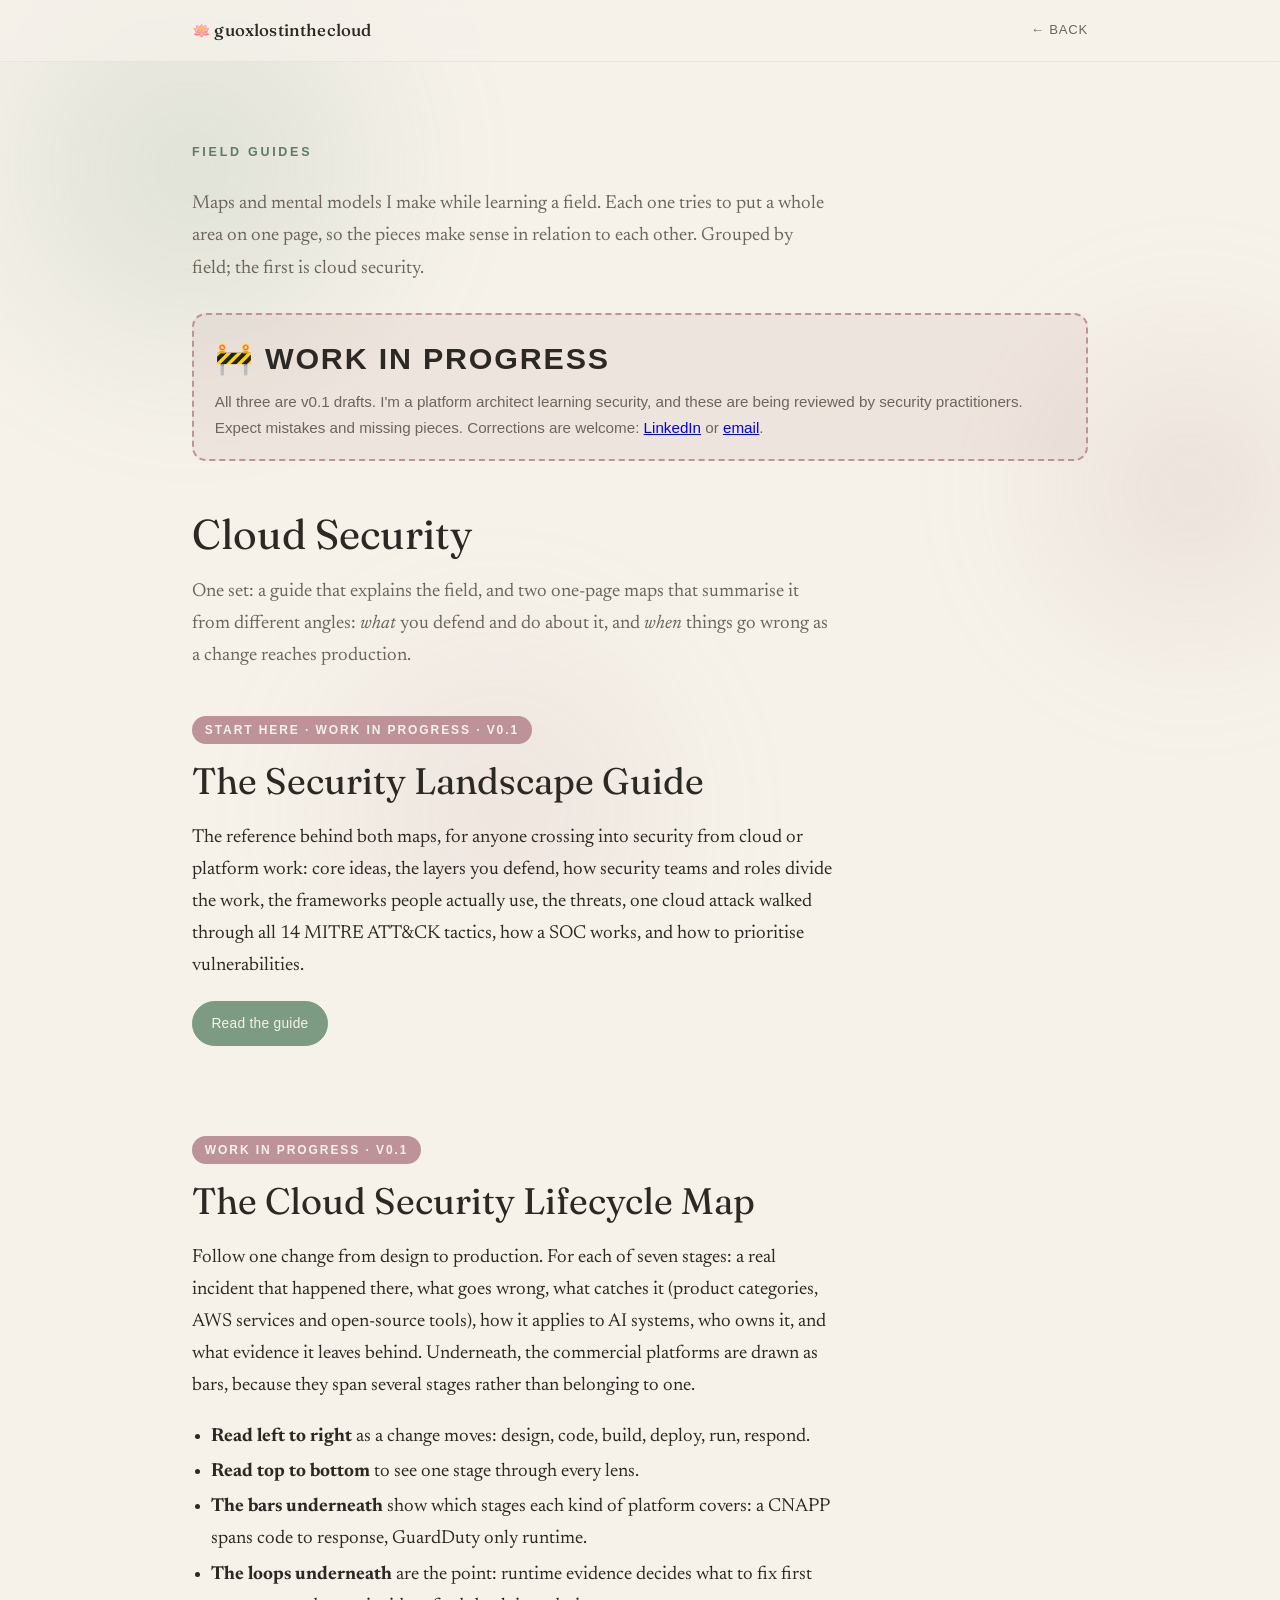
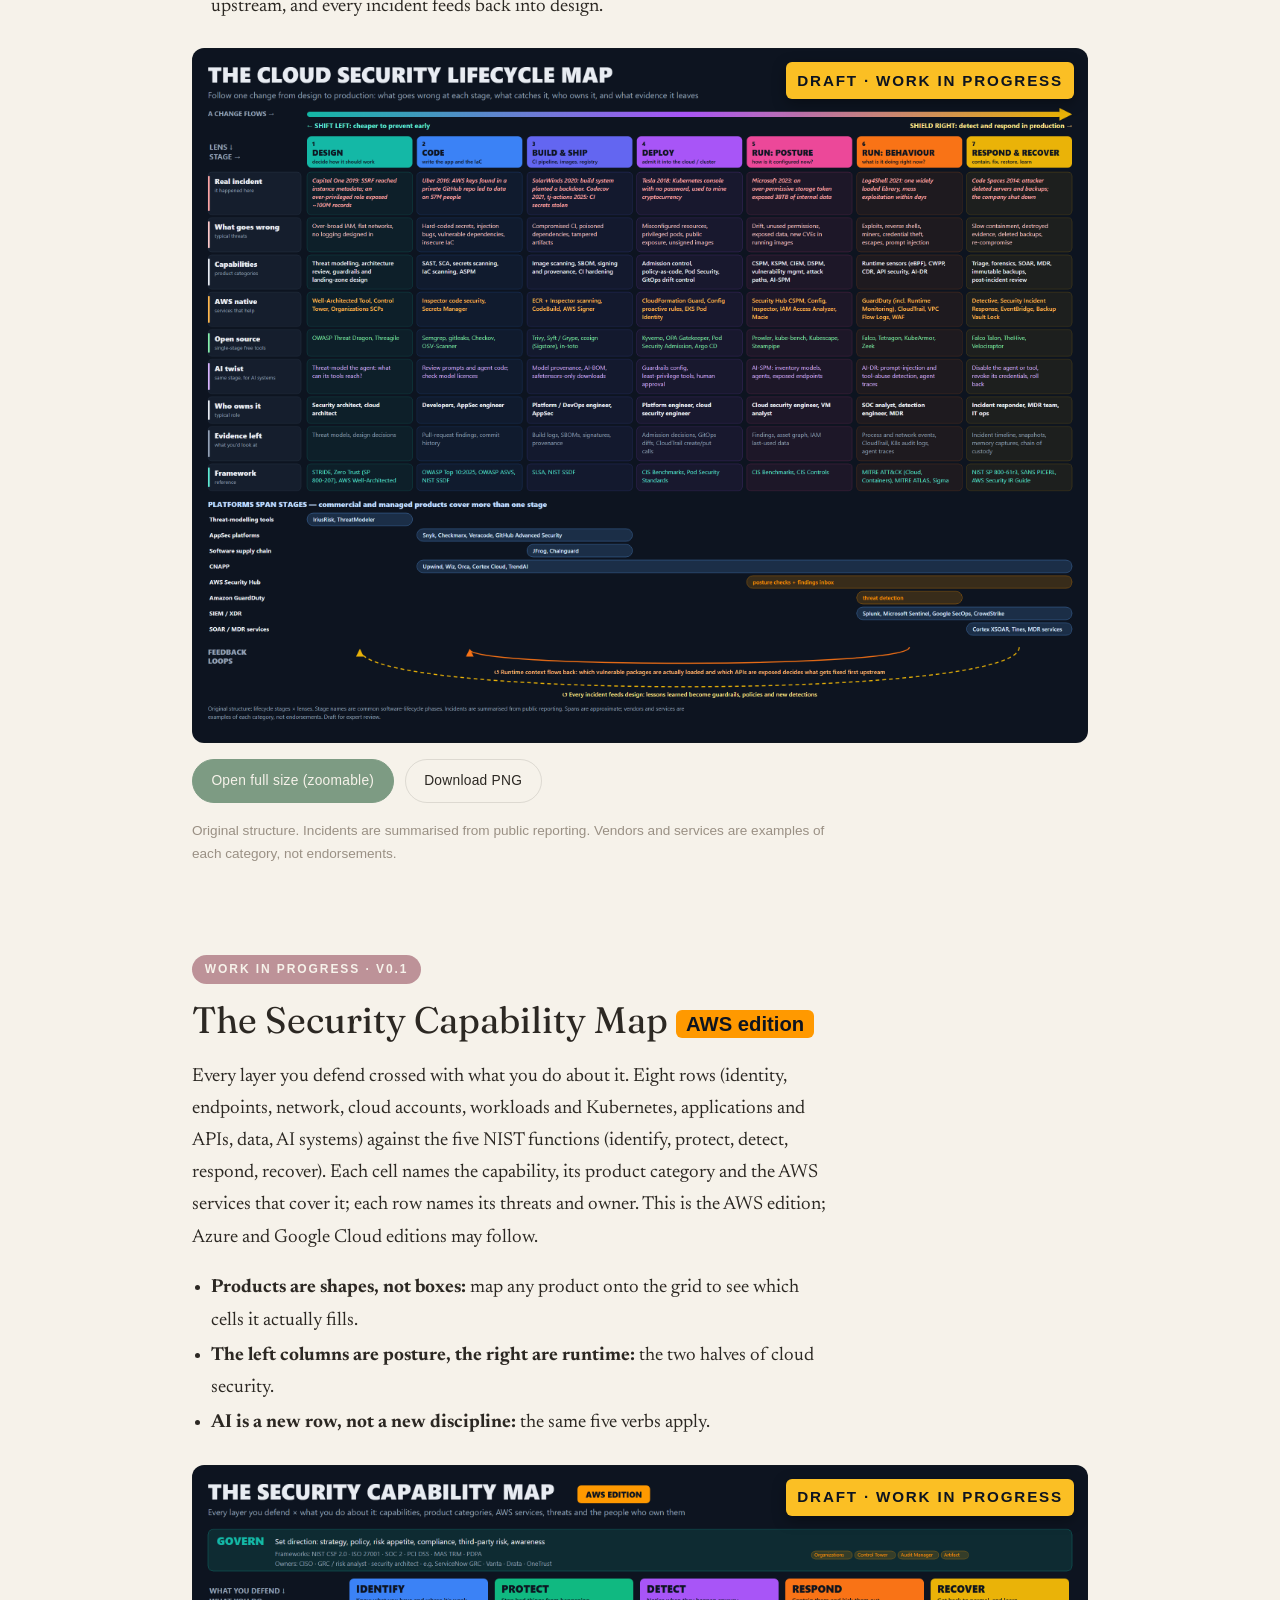
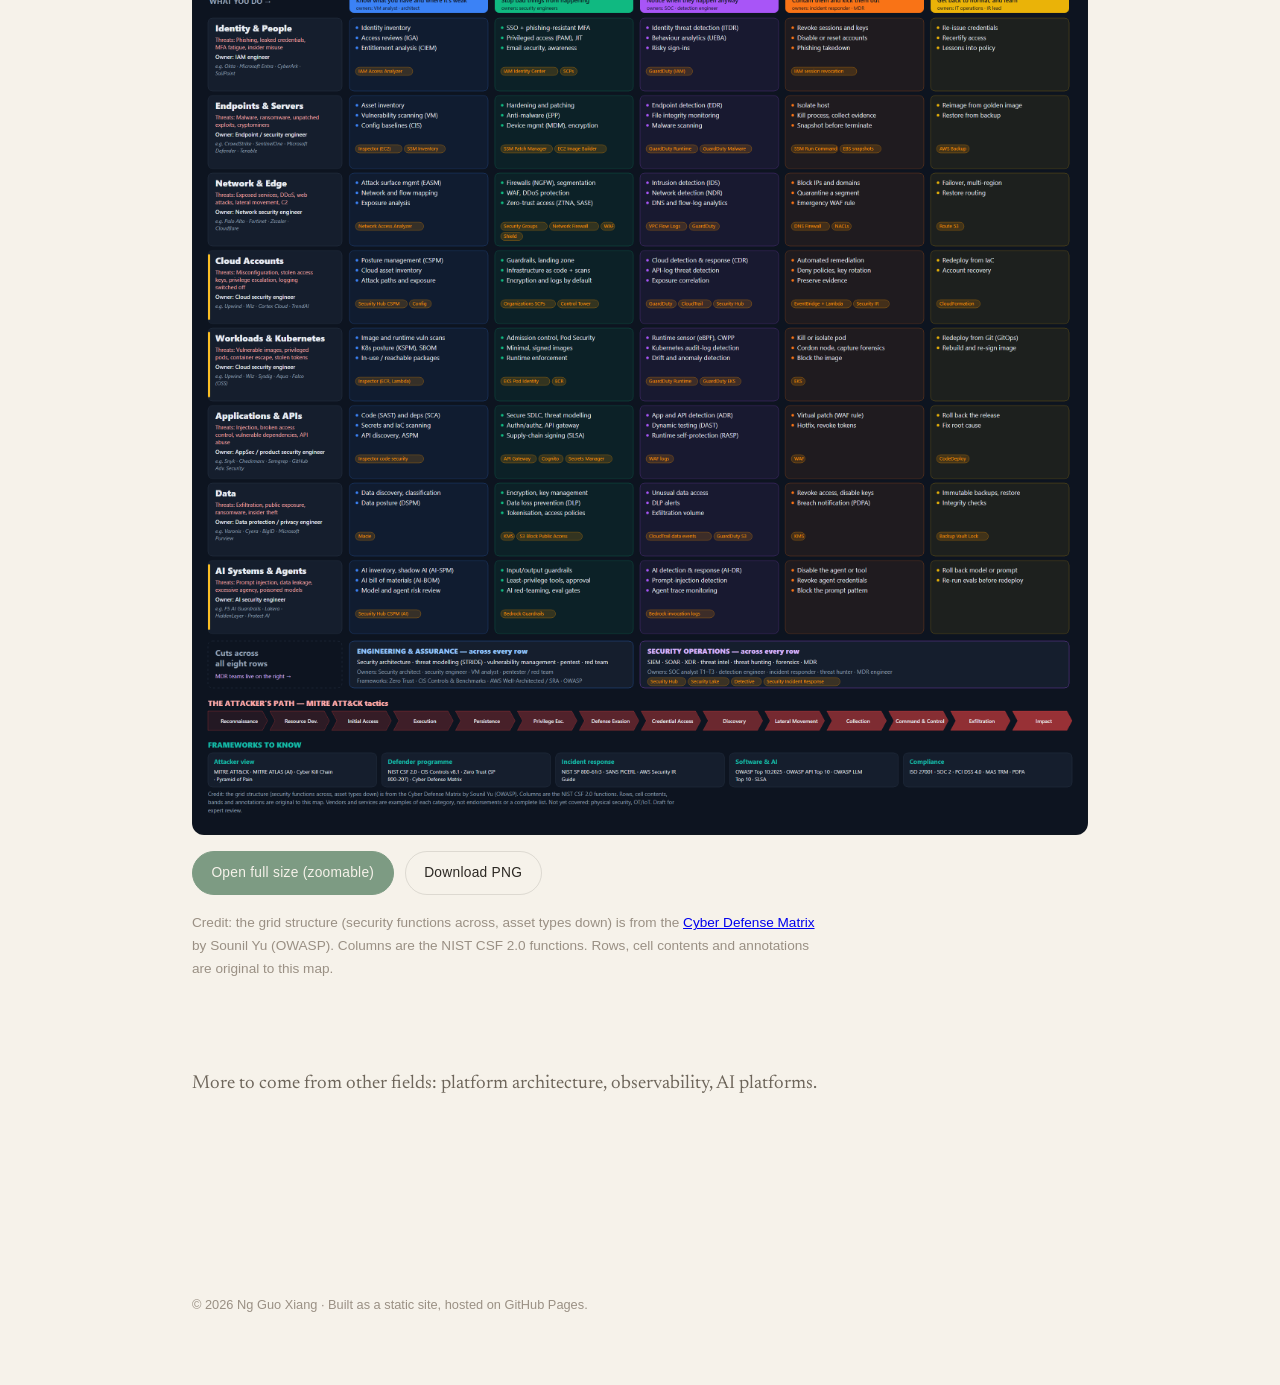
<file: field-guides/index.html>
<!DOCTYPE html>
<html lang="en">
<head>
  <meta charset="UTF-8" />
  <meta name="viewport" content="width=device-width, initial-scale=1.0" />
  <title>Field Guides — Ng Guo Xiang</title>
  <meta name="description" content="Maps and mental models made while learning a field. Work in progress: the Cloud Security Lifecycle Map and the Security Capability Map." />
  <meta property="og:title" content="Field Guides — Ng Guo Xiang" />
  <meta property="og:description" content="Work-in-progress maps of cloud security: one change from design to production, and every layer you defend × what you do about it." />
  <meta property="og:type" content="website" />
  <meta property="og:url" content="https://guoxiangng.github.io/field-guides/" />
  <meta property="og:image" content="https://guoxiangng.github.io/field-guides/lifecycle-map.png" />

  <link rel="preconnect" href="https://fonts.googleapis.com" />
  <link rel="preconnect" href="https://fonts.gstatic.com" crossorigin />
  <link href="https://fonts.googleapis.com/css2?family=Fraunces:opsz,wght@9..144,300;9..144,400;9..144,500&family=Newsreader:ital,opsz@0,6..72;1,6..72&display=swap" rel="stylesheet" />
  <link rel="stylesheet" href="../styles.css" />
  <link rel="icon" href="data:image/svg+xml,<svg xmlns=%22http://www.w3.org/2000/svg%22 viewBox=%220 0 100 100%22><text y=%22.9em%22 font-size=%2290%22>🪷</text></svg>" />
  <style>
    .wip {
      font-family: var(--font-ui);
      border: 2px dashed var(--rose);
      background: color-mix(in srgb, var(--rose) 14%, transparent);
      border-radius: 14px;
      padding: 1.1rem 1.3rem;
      margin: 0 0 2.4rem;
      max-width: none;
    }
    .wip__title {
      display: block;
      font-size: clamp(1.3rem, 3vw, 1.9rem);
      font-weight: 800;
      letter-spacing: 0.06em;
      text-transform: uppercase;
      color: var(--ink);
      margin-bottom: 0.3rem;
    }
    .wip p { margin: 0; color: var(--ink-soft); font-size: 0.95rem; }
    .group__title { font-family: var(--font-display); font-weight: 400; font-size: clamp(1.9rem, 4.5vw, 2.6rem); margin: 0 0 .4rem; }
    .group__lead { color: var(--ink-soft); max-width: var(--measure); margin: 0 0 2.6rem; }
    .guide { margin: 0 0 clamp(3.5rem, 8vw, 5.5rem); }
    .guide__kicker {
      display: inline-block;
      font-family: var(--font-ui);
      font-size: 0.75rem;
      font-weight: 700;
      letter-spacing: 0.16em;
      text-transform: uppercase;
      color: var(--paper);
      background: var(--rose);
      border-radius: 999px;
      padding: 0.25rem 0.8rem;
      margin-bottom: 0.9rem;
    }
    .guide__title {
      font-family: var(--font-display);
      font-weight: 400;
      font-size: clamp(1.6rem, 4vw, 2.3rem);
      line-height: 1.2;
      margin: 0 0 0.6rem;
    }
    .guide p, .guide ul { max-width: var(--measure); }
    .guide ul { padding-left: 1.2rem; }
    .guide li { margin: 0.2rem 0; }
    .poster {
      position: relative;
      margin: 1.6rem 0 1rem;
      border-radius: 12px;
      overflow: hidden;
      border: 1px solid var(--line);
      background: #0d1420;
    }
    .poster img { display: block; width: 100%; height: auto; }
    .poster__stamp {
      position: absolute;
      top: 0.8rem;
      right: 0.8rem;
      font-family: var(--font-ui);
      font-size: clamp(0.7rem, 1.6vw, 0.95rem);
      font-weight: 800;
      letter-spacing: 0.12em;
      text-transform: uppercase;
      color: #0d1420;
      background: #fbbf24;
      border-radius: 6px;
      padding: 0.35rem 0.7rem;
      box-shadow: 0 4px 14px rgba(0,0,0,0.35);
    }
    .guide__links { display: flex; flex-wrap: wrap; gap: 0.7rem; margin: 0 0 1rem; }
    .guide__note { font-family: var(--font-ui); font-size: 0.85rem; color: var(--ink-faint); }
  </style>
</head>
<body>
  <header class="site-header">
    <nav class="nav">
      <a class="nav__brand" href="../index.html#top">guoxlostinthecloud</a>
      <ul class="nav__links">
        <li><a href="../index.html#guides">← Back</a></li>
      </ul>
    </nav>
  </header>

  <div class="clouds" aria-hidden="true">
    <span class="clouds__wisp clouds__wisp--1"></span>
    <span class="clouds__wisp clouds__wisp--2"></span>
    <span class="clouds__wisp clouds__wisp--3"></span>
  </div>

  <main id="top">
    <section class="section" style="border-top: none; padding-top: clamp(3rem, 8vw, 5rem);">
      <h1 class="section__title">Field Guides</h1>
      <p class="section__lead">
        Maps and mental models I make while learning a field. Each one tries to put a whole
        area on one page, so the pieces make sense in relation to each other. Grouped by field;
        the first is cloud security.
      </p>

      <div class="wip" role="note">
        <span class="wip__title">🚧 Work in progress</span>
        <p>All three are v0.1 drafts. I'm a platform architect learning security, and these are
        being reviewed by security practitioners. Expect mistakes and missing pieces. Corrections
        are welcome: <a href="https://www.linkedin.com/in/guoxiangng/" target="_blank" rel="noopener">LinkedIn</a>
        or <a href="mailto:guoxiang231@gmail.com">email</a>.</p>
      </div>

      <h2 class="group__title" id="cloud-security">Cloud Security</h2>
      <p class="group__lead">One set: a guide that explains the field, and two one-page maps that summarise it from different angles: <em>what</em> you defend and do about it, and <em>when</em> things go wrong as a change reaches production.</p>

      <article class="guide" id="landscape">
        <span class="guide__kicker">Start here · Work in progress · v0.1</span>
        <h2 class="guide__title">The Security Landscape Guide</h2>
        <p>The reference behind both maps, for anyone crossing into security from cloud or platform work:
        core ideas, the layers you defend, how security teams and roles divide the work, the frameworks
        people actually use, the threats, one cloud attack walked through all 14 MITRE ATT&amp;CK tactics,
        how a SOC works, and how to prioritise vulnerabilities.</p>
        <div class="guide__links">
          <a class="btn btn--primary" href="security-landscape.html">Read the guide</a>
        </div>
      </article>

      <article class="guide" id="lifecycle">
        <span class="guide__kicker">Work in progress · v0.1</span>
        <h2 class="guide__title">The Cloud Security Lifecycle Map</h2>
        <p>Follow one change from design to production. For each of seven stages: a real incident
        that happened there, what goes wrong, what catches it (product categories, AWS services and
        open-source tools), how it applies to AI systems, who owns it, and what evidence it leaves
        behind. Underneath, the commercial platforms are drawn as bars, because they span several
        stages rather than belonging to one.</p>
        <ul>
          <li><strong>Read left to right</strong> as a change moves: design, code, build, deploy, run, respond.</li>
          <li><strong>Read top to bottom</strong> to see one stage through every lens.</li>
          <li><strong>The bars underneath</strong> show which stages each kind of platform covers: a CNAPP spans code to response, GuardDuty only runtime.</li>
          <li><strong>The loops underneath</strong> are the point: runtime evidence decides what to fix first upstream, and every incident feeds back into design.</li>
        </ul>
        <div class="poster">
          <a href="lifecycle-map.svg"><img src="lifecycle-map.png" alt="The Cloud Security Lifecycle Map: seven stages from design to respond and recover, each with a real incident, threats, capabilities, AWS services, open-source tools, platforms that span stages, an AI twist, owners, evidence and frameworks" loading="lazy" /></a>
          <span class="poster__stamp">Draft · work in progress</span>
        </div>
        <div class="guide__links">
          <a class="btn btn--primary" href="lifecycle-map.svg">Open full size (zoomable)</a>
          <a class="btn" href="lifecycle-map.png" download>Download PNG</a>
        </div>
        <p class="guide__note">Original structure. Incidents are summarised from public reporting. Vendors and services are examples of each category, not endorsements.</p>
      </article>

      <article class="guide" id="capability">
        <span class="guide__kicker">Work in progress · v0.1</span>
        <h2 class="guide__title">The Security Capability Map <span style="font-size:.55em;vertical-align:middle;background:#ff9900;color:#0d1420;border-radius:6px;padding:.15em .5em;font-family:var(--font-ui);font-weight:700;">AWS edition</span></h2>
        <p>Every layer you defend crossed with what you do about it. Eight rows (identity, endpoints,
        network, cloud accounts, workloads and Kubernetes, applications and APIs, data, AI systems)
        against the five NIST functions (identify, protect, detect, respond, recover). Each cell names
        the capability, its product category and the AWS services that cover it; each row names its
        threats and owner. This is the AWS edition; Azure and Google Cloud editions may follow.</p>
        <ul>
          <li><strong>Products are shapes, not boxes:</strong> map any product onto the grid to see which cells it actually fills.</li>
          <li><strong>The left columns are posture, the right are runtime:</strong> the two halves of cloud security.</li>
          <li><strong>AI is a new row, not a new discipline:</strong> the same five verbs apply.</li>
        </ul>
        <div class="poster">
          <a href="capability-map.svg"><img src="capability-map.png" alt="The Security Capability Map: eight layers you defend against the five NIST functions, with capabilities, product categories, AWS services, threats, owners, the MITRE ATT&amp;CK tactics and key frameworks" loading="lazy" /></a>
          <span class="poster__stamp">Draft · work in progress</span>
        </div>
        <div class="guide__links">
          <a class="btn btn--primary" href="capability-map.svg">Open full size (zoomable)</a>
          <a class="btn" href="capability-map.png" download>Download PNG</a>
        </div>
        <p class="guide__note">Credit: the grid structure (security functions across, asset types down) is from the
        <a href="https://wiki.owasp.org/index.php/OWASP_Cyber_Defense_Matrix" target="_blank" rel="noopener">Cyber Defense Matrix</a>
        by Sounil Yu (OWASP). Columns are the NIST CSF 2.0 functions. Rows, cell contents and annotations are original to this map.</p>
      </article>



      <p class="section__lead">More to come from other fields: platform architecture, observability, AI platforms.</p>
    </section>
  </main>

  <footer class="site-footer">
    <p>© <span id="year"></span> Ng Guo Xiang · Built as a static site, hosted on GitHub Pages.</p>
  </footer>
  <script>document.getElementById('year').textContent = new Date().getFullYear();</script>
</body>
</html>
</file>
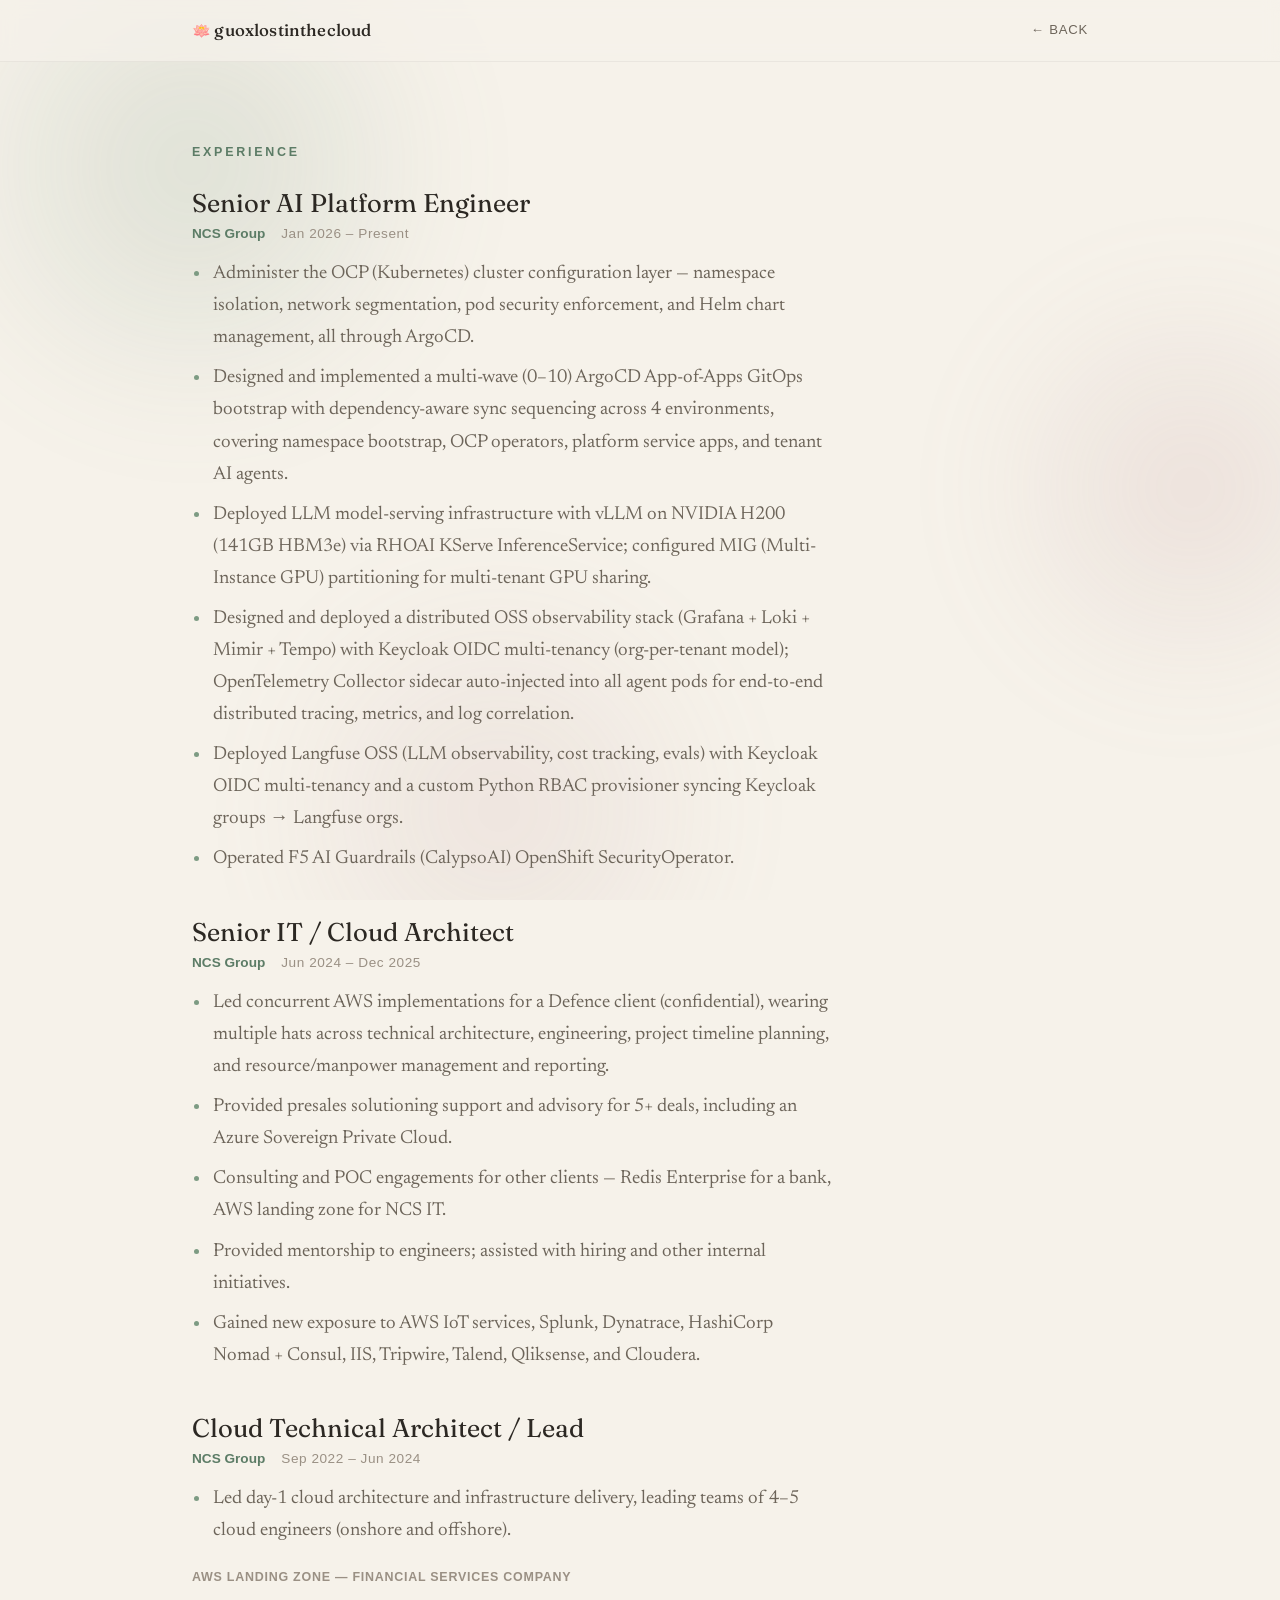
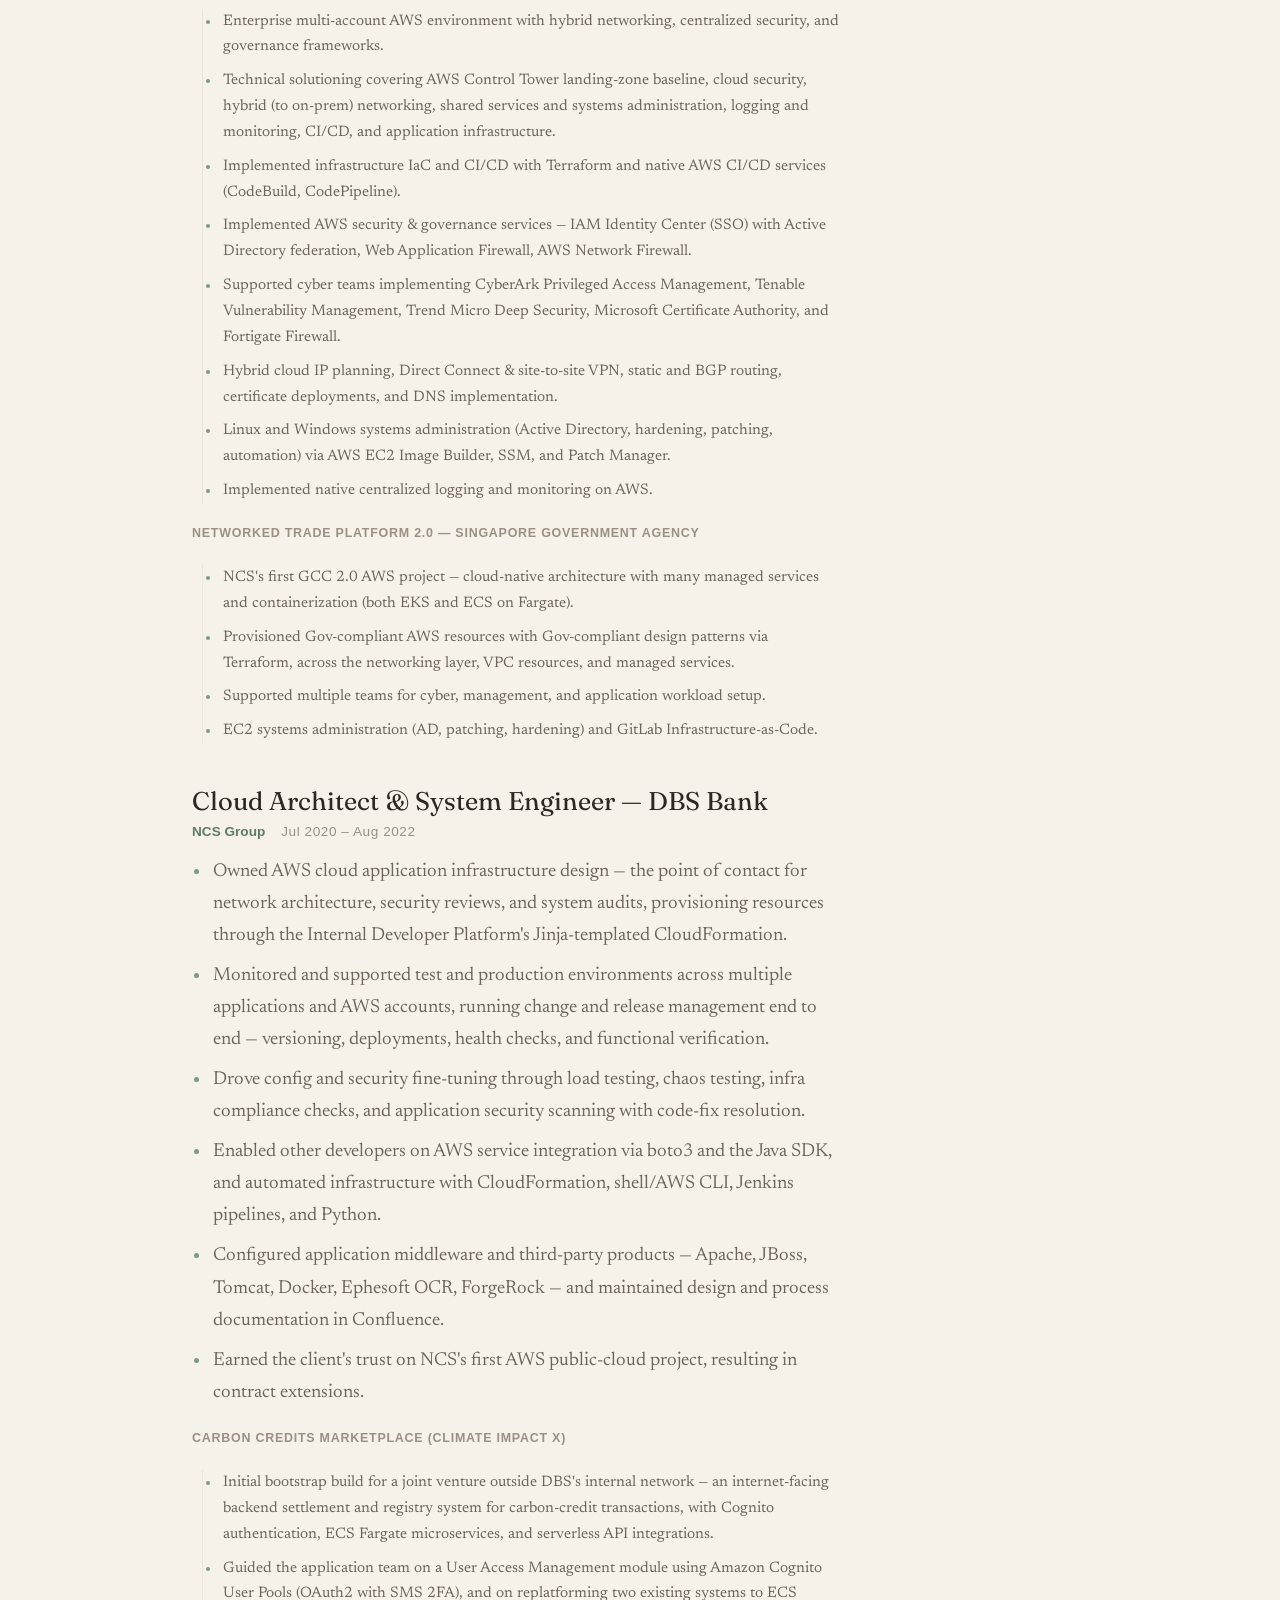
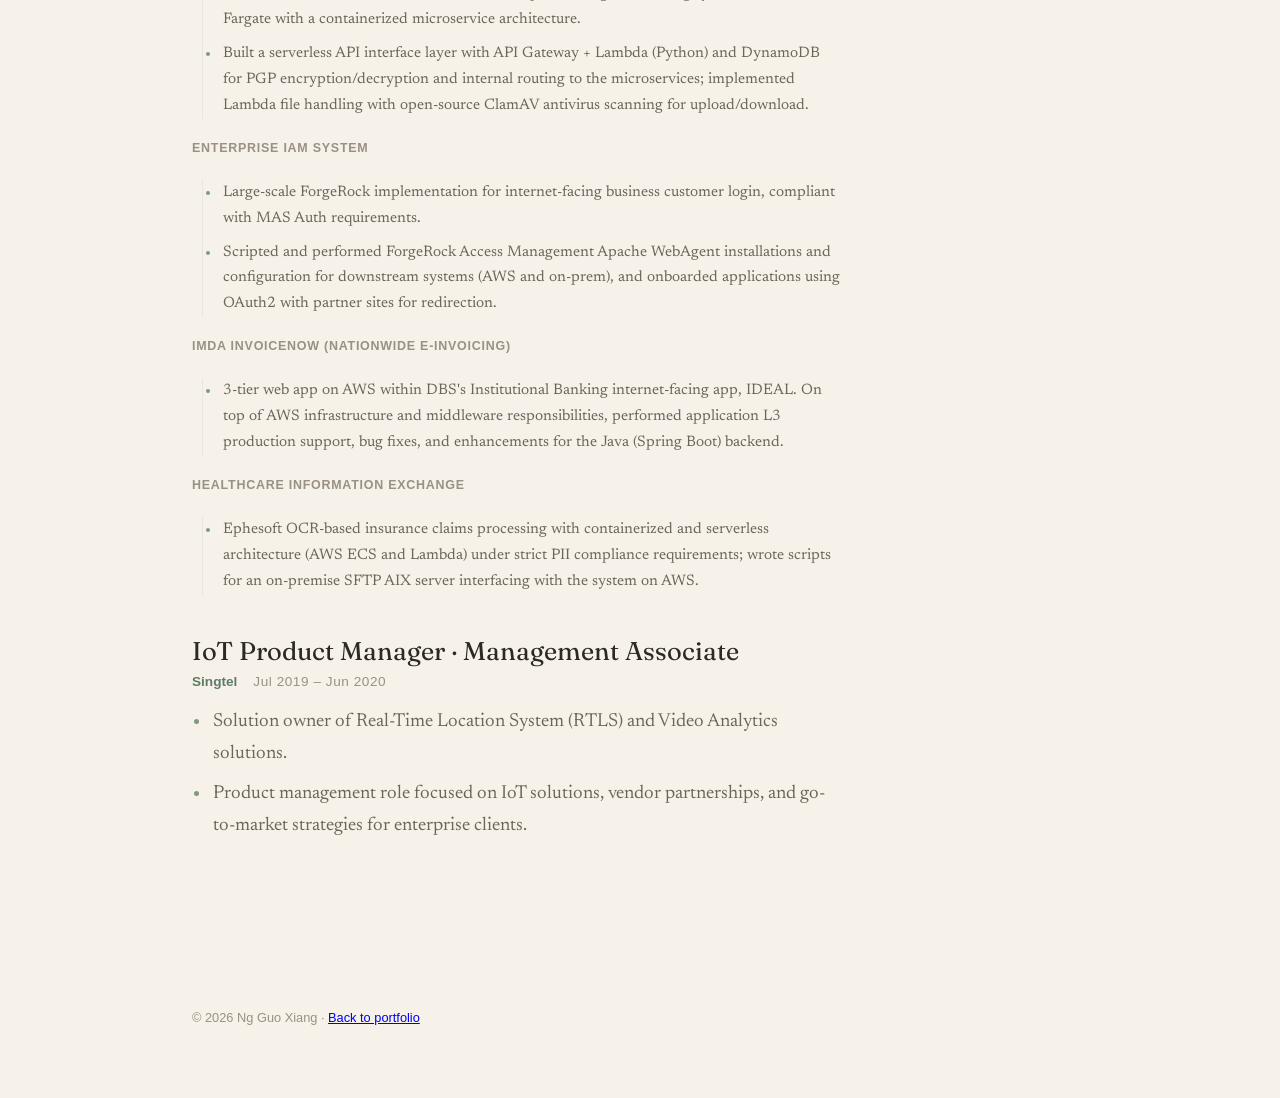
<file: experience.html>
<!DOCTYPE html>
<html lang="en">
<head>
  <meta charset="UTF-8" />
  <meta name="viewport" content="width=device-width, initial-scale=1.0" />
  <title>Experience — Ng Guo Xiang</title>
  <meta name="description" content="Full role-by-role experience for Ng Guo Xiang — Senior AWS Cloud Architect &amp; AI Platform Engineer." />

  <link rel="preconnect" href="https://fonts.googleapis.com" />
  <link rel="preconnect" href="https://fonts.gstatic.com" crossorigin />
  <link href="https://fonts.googleapis.com/css2?family=Fraunces:opsz,wght@9..144,300;9..144,400;9..144,500&family=Newsreader:ital,opsz@0,6..72;1,6..72&display=swap" rel="stylesheet" />

  <link rel="stylesheet" href="styles.css" />
  <link rel="icon" href="data:image/svg+xml,<svg xmlns=%22http://www.w3.org/2000/svg%22 viewBox=%220 0 100 100%22><text y=%22.9em%22 font-size=%2290%22>🪷</text></svg>" />
</head>
<body>
  <header class="site-header">
    <nav class="nav">
      <a class="nav__brand" href="index.html#top">guoxlostinthecloud</a>
      <ul class="nav__links">
        <li><a href="index.html#experience">← Back</a></li>
      </ul>
    </nav>
  </header>

  <div class="clouds" aria-hidden="true">
    <span class="clouds__wisp clouds__wisp--1"></span>
    <span class="clouds__wisp clouds__wisp--2"></span>
    <span class="clouds__wisp clouds__wisp--3"></span>
  </div>

  <main id="top">
    <section class="section" style="border-top: none; padding-top: clamp(3rem, 8vw, 5rem);">
      <h1 class="section__title">Experience</h1>
      <div class="timeline">

        <article class="role">
          <div class="role__head">
            <h3 class="role__title">Senior AI Platform Engineer</h3>
            <p class="role__meta"><span class="role__org">NCS Group</span><span class="role__dates">Jan 2026 – Present</span></p>
          </div>
          <ul class="role__points">
            <li>Administer the OCP (Kubernetes) cluster configuration layer — namespace isolation, network segmentation, pod security enforcement, and Helm chart management, all through ArgoCD.</li>
            <li>Designed and implemented a multi-wave (0–10) ArgoCD App-of-Apps GitOps bootstrap with dependency-aware sync sequencing across 4 environments, covering namespace bootstrap, OCP operators, platform service apps, and tenant AI agents.</li>
            <li>Deployed LLM model-serving infrastructure with vLLM on NVIDIA H200 (141GB HBM3e) via RHOAI KServe InferenceService; configured MIG (Multi-Instance GPU) partitioning for multi-tenant GPU sharing.</li>
            <li>Designed and deployed a distributed OSS observability stack (Grafana + Loki + Mimir + Tempo) with Keycloak OIDC multi-tenancy (org-per-tenant model); OpenTelemetry Collector sidecar auto-injected into all agent pods for end-to-end distributed tracing, metrics, and log correlation.</li>
            <li>Deployed Langfuse OSS (LLM observability, cost tracking, evals) with Keycloak OIDC multi-tenancy and a custom Python RBAC provisioner syncing Keycloak groups → Langfuse orgs.</li>
            <li>Operated F5 AI Guardrails (CalypsoAI) OpenShift SecurityOperator.</li>
          </ul>
        </article>

        <article class="role">
          <div class="role__head">
            <h3 class="role__title">Senior IT / Cloud Architect</h3>
            <p class="role__meta"><span class="role__org">NCS Group</span><span class="role__dates">Jun 2024 – Dec 2025</span></p>
          </div>
          <ul class="role__points">
            <li>Led concurrent AWS implementations for a Defence client (confidential), wearing multiple hats across technical architecture, engineering, project timeline planning, and resource/manpower management and reporting.</li>
            <li>Provided presales solutioning support and advisory for 5+ deals, including an Azure Sovereign Private Cloud.</li>
            <li>Consulting and POC engagements for other clients — Redis Enterprise for a bank, AWS landing zone for NCS IT.</li>
            <li>Provided mentorship to engineers; assisted with hiring and other internal initiatives.</li>
            <li>Gained new exposure to AWS IoT services, Splunk, Dynatrace, HashiCorp Nomad + Consul, IIS, Tripwire, Talend, Qliksense, and Cloudera.</li>
          </ul>
        </article>

        <article class="role">
          <div class="role__head">
            <h3 class="role__title">Cloud Technical Architect / Lead</h3>
            <p class="role__meta"><span class="role__org">NCS Group</span><span class="role__dates">Sep 2022 – Jun 2024</span></p>
          </div>
          <ul class="role__points">
            <li>Led day-1 cloud architecture and infrastructure delivery, leading teams of 4–5 cloud engineers (onshore and offshore).</li>
          </ul>

          <p class="role__delivery">AWS Landing Zone — financial services company</p>
          <ul class="role__points role__points--nested">
            <li>Enterprise multi-account AWS environment with hybrid networking, centralized security, and governance frameworks.</li>
            <li>Technical solutioning covering AWS Control Tower landing-zone baseline, cloud security, hybrid (to on-prem) networking, shared services and systems administration, logging and monitoring, CI/CD, and application infrastructure.</li>
            <li>Implemented infrastructure IaC and CI/CD with Terraform and native AWS CI/CD services (CodeBuild, CodePipeline).</li>
            <li>Implemented AWS security &amp; governance services — IAM Identity Center (SSO) with Active Directory federation, Web Application Firewall, AWS Network Firewall.</li>
            <li>Supported cyber teams implementing CyberArk Privileged Access Management, Tenable Vulnerability Management, Trend Micro Deep Security, Microsoft Certificate Authority, and Fortigate Firewall.</li>
            <li>Hybrid cloud IP planning, Direct Connect &amp; site-to-site VPN, static and BGP routing, certificate deployments, and DNS implementation.</li>
            <li>Linux and Windows systems administration (Active Directory, hardening, patching, automation) via AWS EC2 Image Builder, SSM, and Patch Manager.</li>
            <li>Implemented native centralized logging and monitoring on AWS.</li>
          </ul>

          <p class="role__delivery">Networked Trade Platform 2.0 — Singapore Government Agency</p>
          <ul class="role__points role__points--nested">
            <li>NCS's first GCC 2.0 AWS project — cloud-native architecture with many managed services and containerization (both EKS and ECS on Fargate).</li>
            <li>Provisioned Gov-compliant AWS resources with Gov-compliant design patterns via Terraform, across the networking layer, VPC resources, and managed services.</li>
            <li>Supported multiple teams for cyber, management, and application workload setup.</li>
            <li>EC2 systems administration (AD, patching, hardening) and GitLab Infrastructure-as-Code.</li>
          </ul>
        </article>

        <article class="role">
          <div class="role__head">
            <h3 class="role__title">Cloud Architect &amp; System Engineer — DBS Bank</h3>
            <p class="role__meta"><span class="role__org">NCS Group</span><span class="role__dates">Jul 2020 – Aug 2022</span></p>
          </div>
          <ul class="role__points">
            <li>Owned AWS cloud application infrastructure design — the point of contact for network architecture, security reviews, and system audits, provisioning resources through the Internal Developer Platform's Jinja-templated CloudFormation.</li>
            <li>Monitored and supported test and production environments across multiple applications and AWS accounts, running change and release management end to end — versioning, deployments, health checks, and functional verification.</li>
            <li>Drove config and security fine-tuning through load testing, chaos testing, infra compliance checks, and application security scanning with code-fix resolution.</li>
            <li>Enabled other developers on AWS service integration via boto3 and the Java SDK, and automated infrastructure with CloudFormation, shell/AWS CLI, Jenkins pipelines, and Python.</li>
            <li>Configured application middleware and third-party products — Apache, JBoss, Tomcat, Docker, Ephesoft OCR, ForgeRock — and maintained design and process documentation in Confluence.</li>
            <li>Earned the client's trust on NCS's first AWS public-cloud project, resulting in contract extensions.</li>
          </ul>

          <p class="role__delivery">Carbon Credits Marketplace (Climate Impact X)</p>
          <ul class="role__points role__points--nested">
            <li>Initial bootstrap build for a joint venture outside DBS's internal network — an internet-facing backend settlement and registry system for carbon-credit transactions, with Cognito authentication, ECS Fargate microservices, and serverless API integrations.</li>
            <li>Guided the application team on a User Access Management module using Amazon Cognito User Pools (OAuth2 with SMS 2FA), and on replatforming two existing systems to ECS Fargate with a containerized microservice architecture.</li>
            <li>Built a serverless API interface layer with API Gateway + Lambda (Python) and DynamoDB for PGP encryption/decryption and internal routing to the microservices; implemented Lambda file handling with open-source ClamAV antivirus scanning for upload/download.</li>
          </ul>

          <p class="role__delivery">Enterprise IAM System</p>
          <ul class="role__points role__points--nested">
            <li>Large-scale ForgeRock implementation for internet-facing business customer login, compliant with MAS Auth requirements.</li>
            <li>Scripted and performed ForgeRock Access Management Apache WebAgent installations and configuration for downstream systems (AWS and on-prem), and onboarded applications using OAuth2 with partner sites for redirection.</li>
          </ul>

          <p class="role__delivery">IMDA InvoiceNow (nationwide e-invoicing)</p>
          <ul class="role__points role__points--nested">
            <li>3-tier web app on AWS within DBS's Institutional Banking internet-facing app, IDEAL. On top of AWS infrastructure and middleware responsibilities, performed application L3 production support, bug fixes, and enhancements for the Java (Spring Boot) backend.</li>
          </ul>

          <p class="role__delivery">Healthcare Information Exchange</p>
          <ul class="role__points role__points--nested">
            <li>Ephesoft OCR-based insurance claims processing with containerized and serverless architecture (AWS ECS and Lambda) under strict PII compliance requirements; wrote scripts for an on-premise SFTP AIX server interfacing with the system on AWS.</li>
          </ul>
        </article>

        <article class="role">
          <div class="role__head">
            <h3 class="role__title">IoT Product Manager · Management Associate</h3>
            <p class="role__meta"><span class="role__org">Singtel</span><span class="role__dates">Jul 2019 – Jun 2020</span></p>
          </div>
          <ul class="role__points">
            <li>Solution owner of Real-Time Location System (RTLS) and Video Analytics solutions.</li>
            <li>Product management role focused on IoT solutions, vendor partnerships, and go-to-market strategies for enterprise clients.</li>
          </ul>
        </article>

      </div>
    </section>
  </main>

  <footer class="site-footer">
    <p>© <span id="year"></span> Ng Guo Xiang · <a href="index.html#top">Back to portfolio</a></p>
  </footer>

  <script>
    document.getElementById('year').textContent = new Date().getFullYear();
  </script>
</body>
</html>
</file>
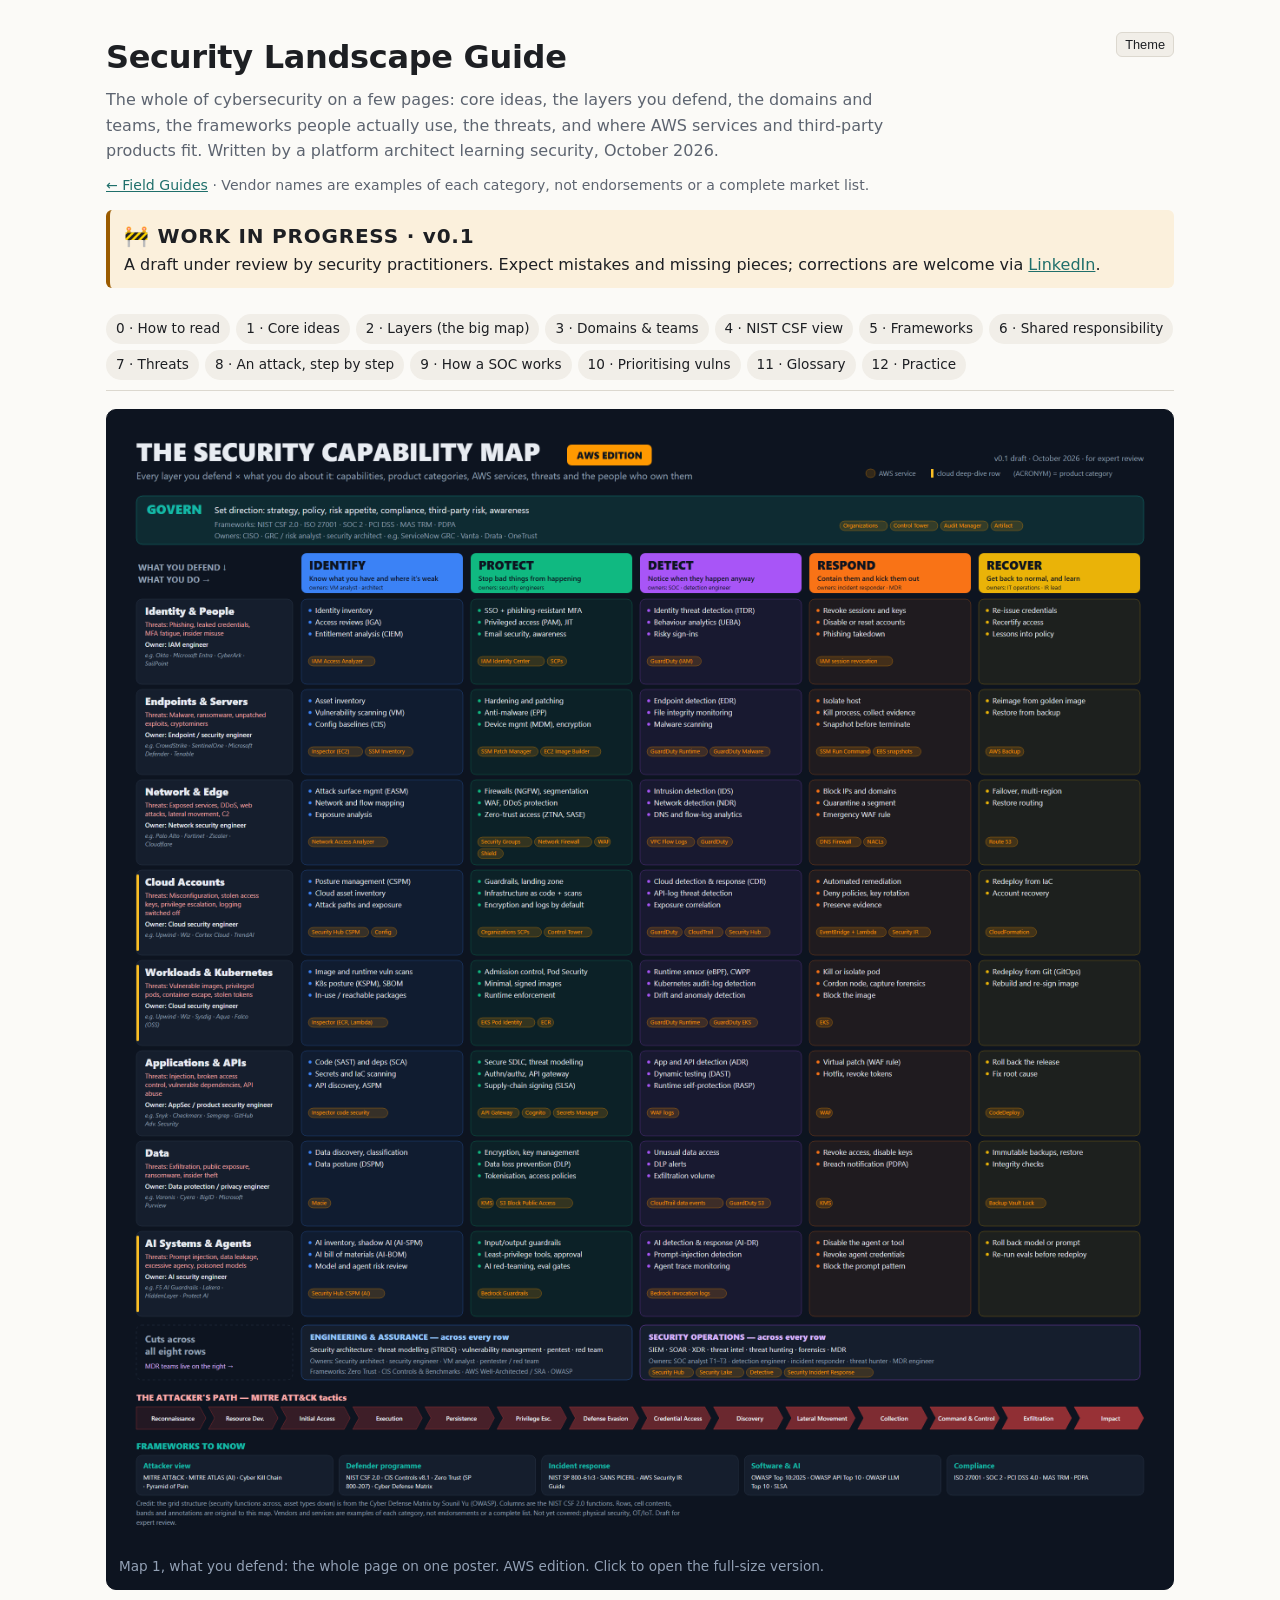
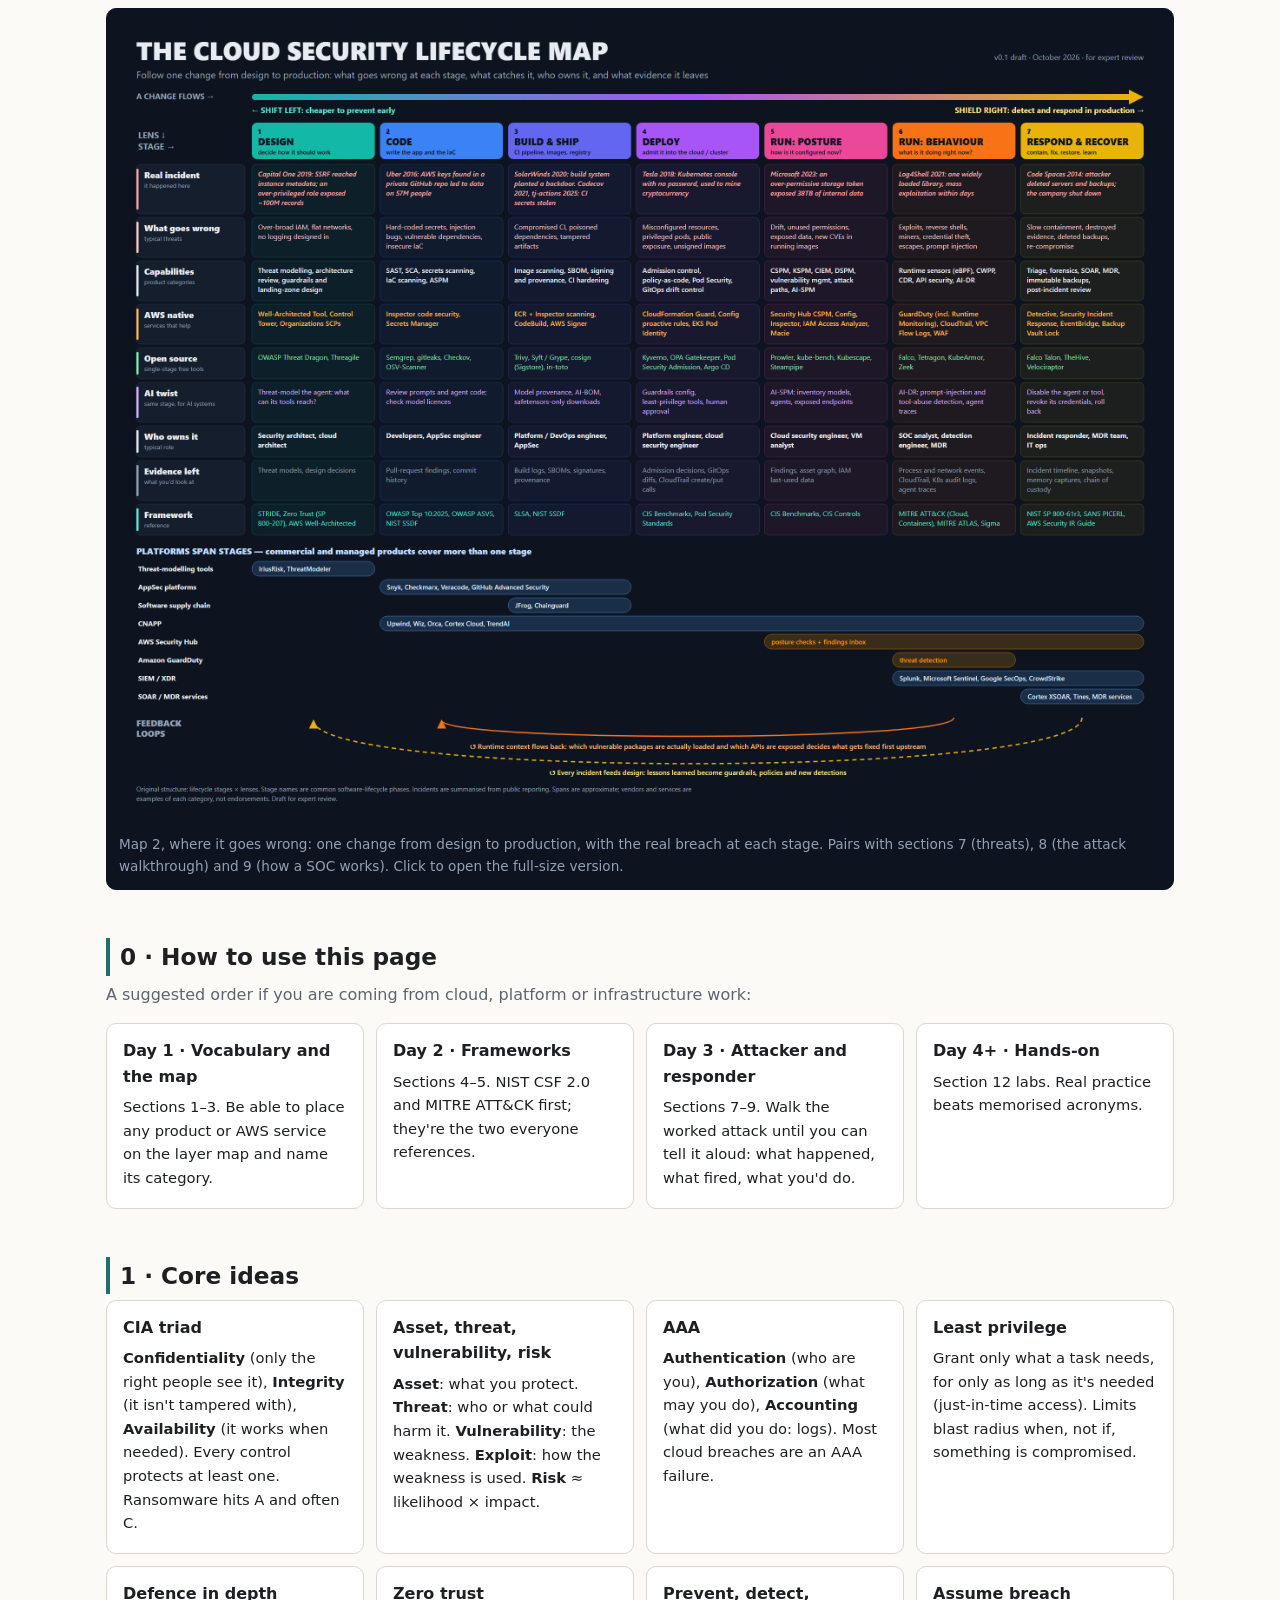
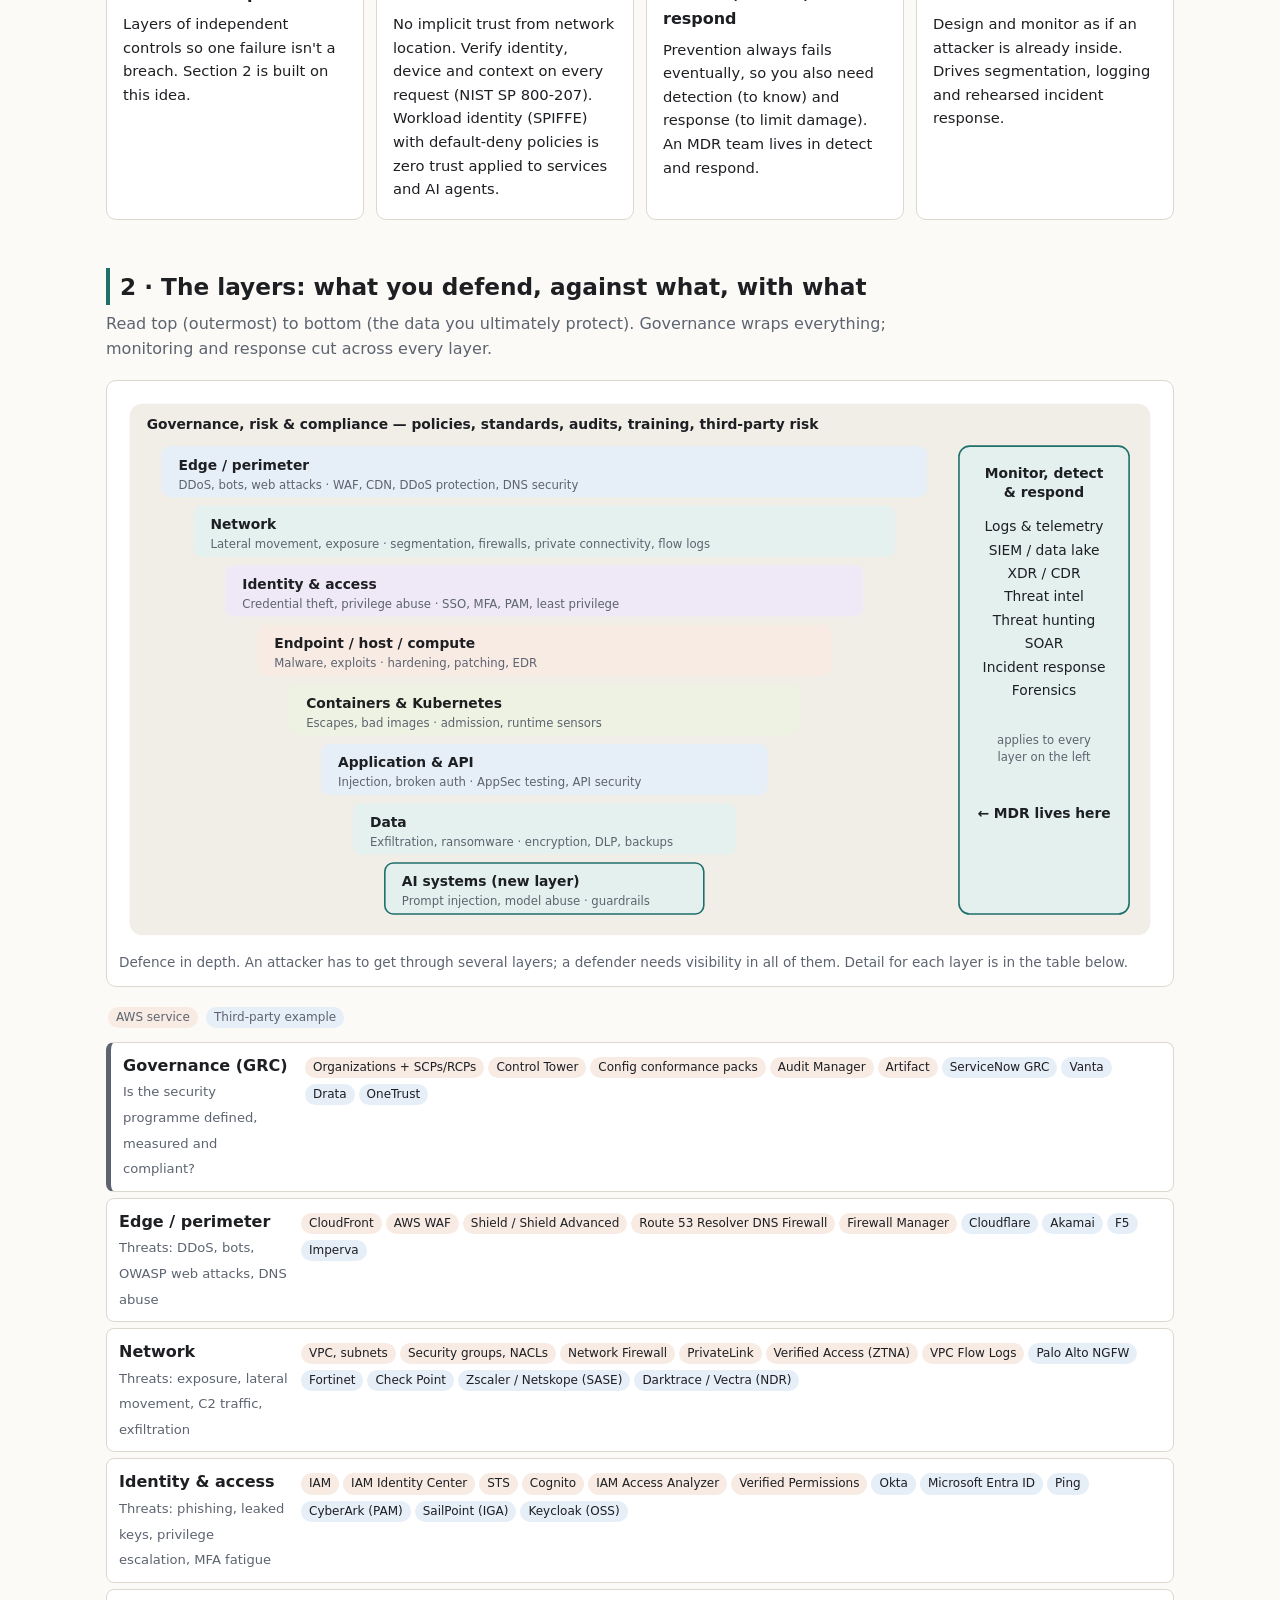
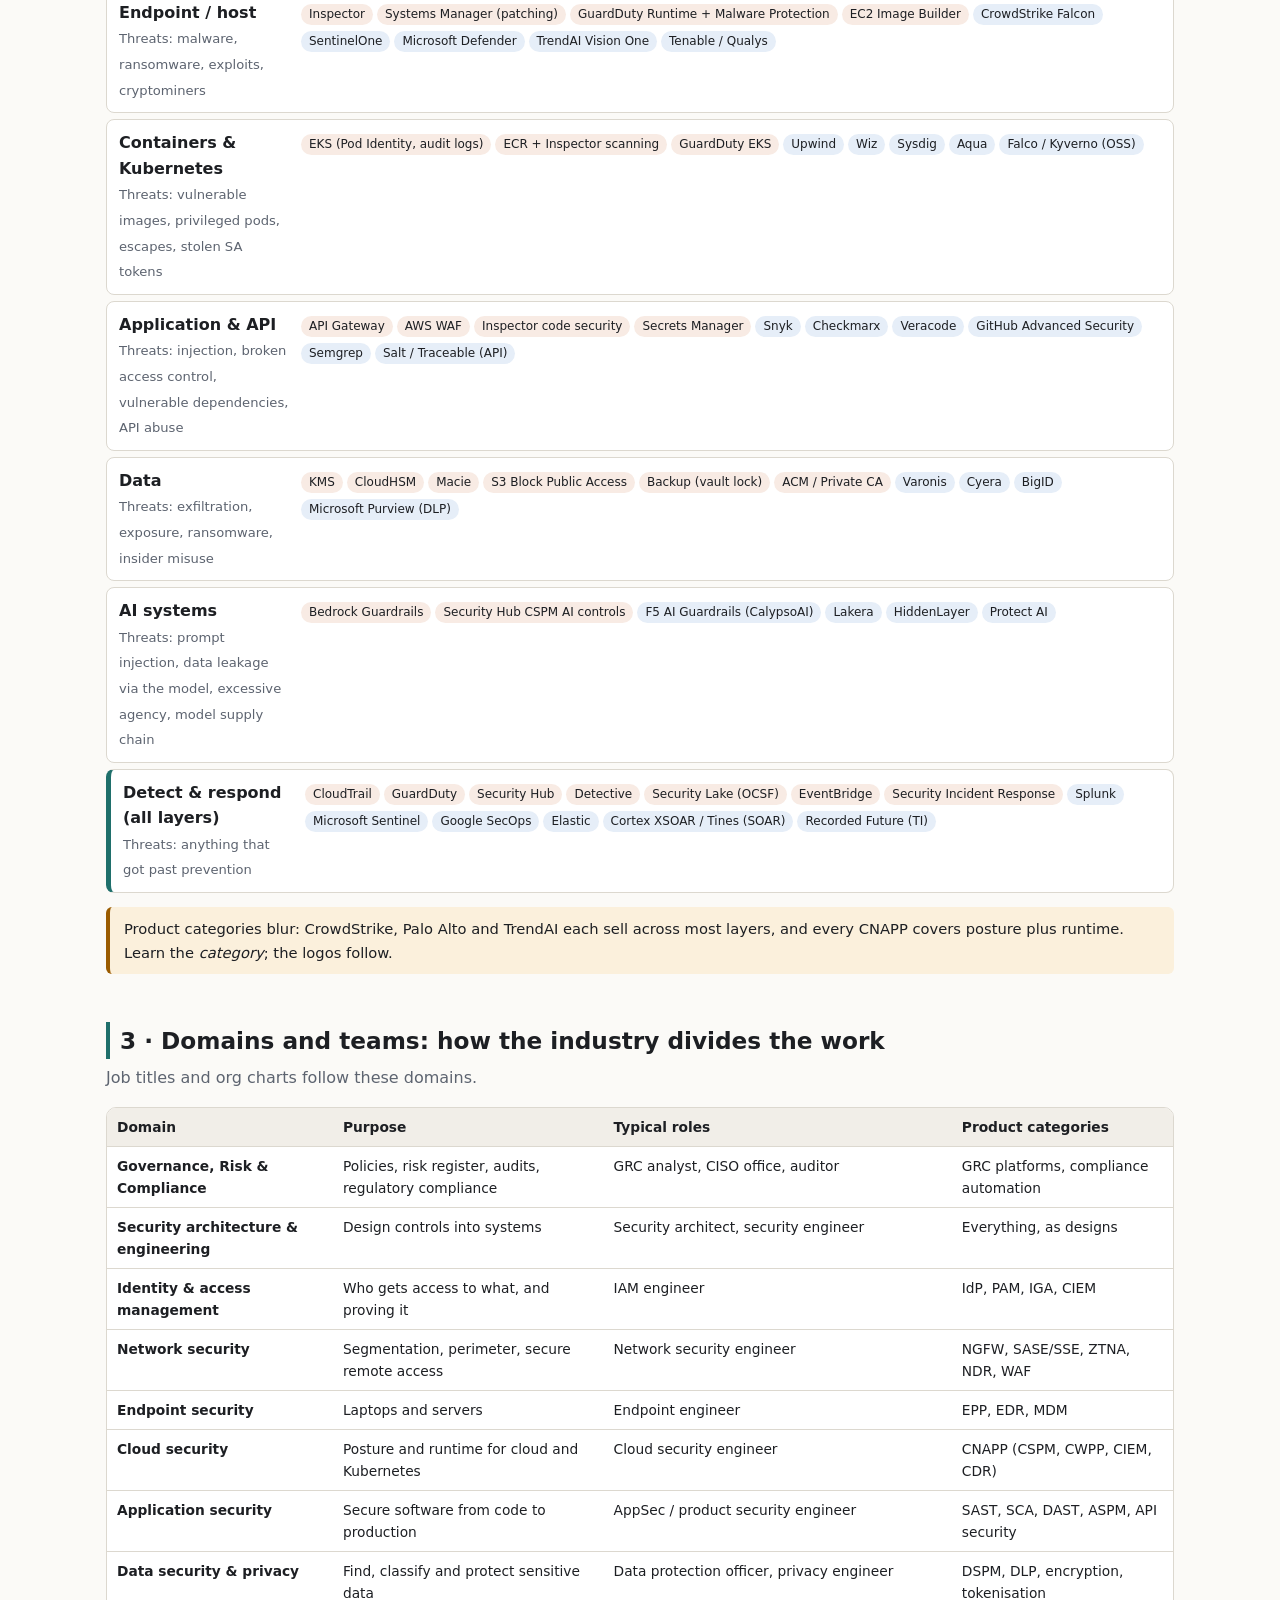
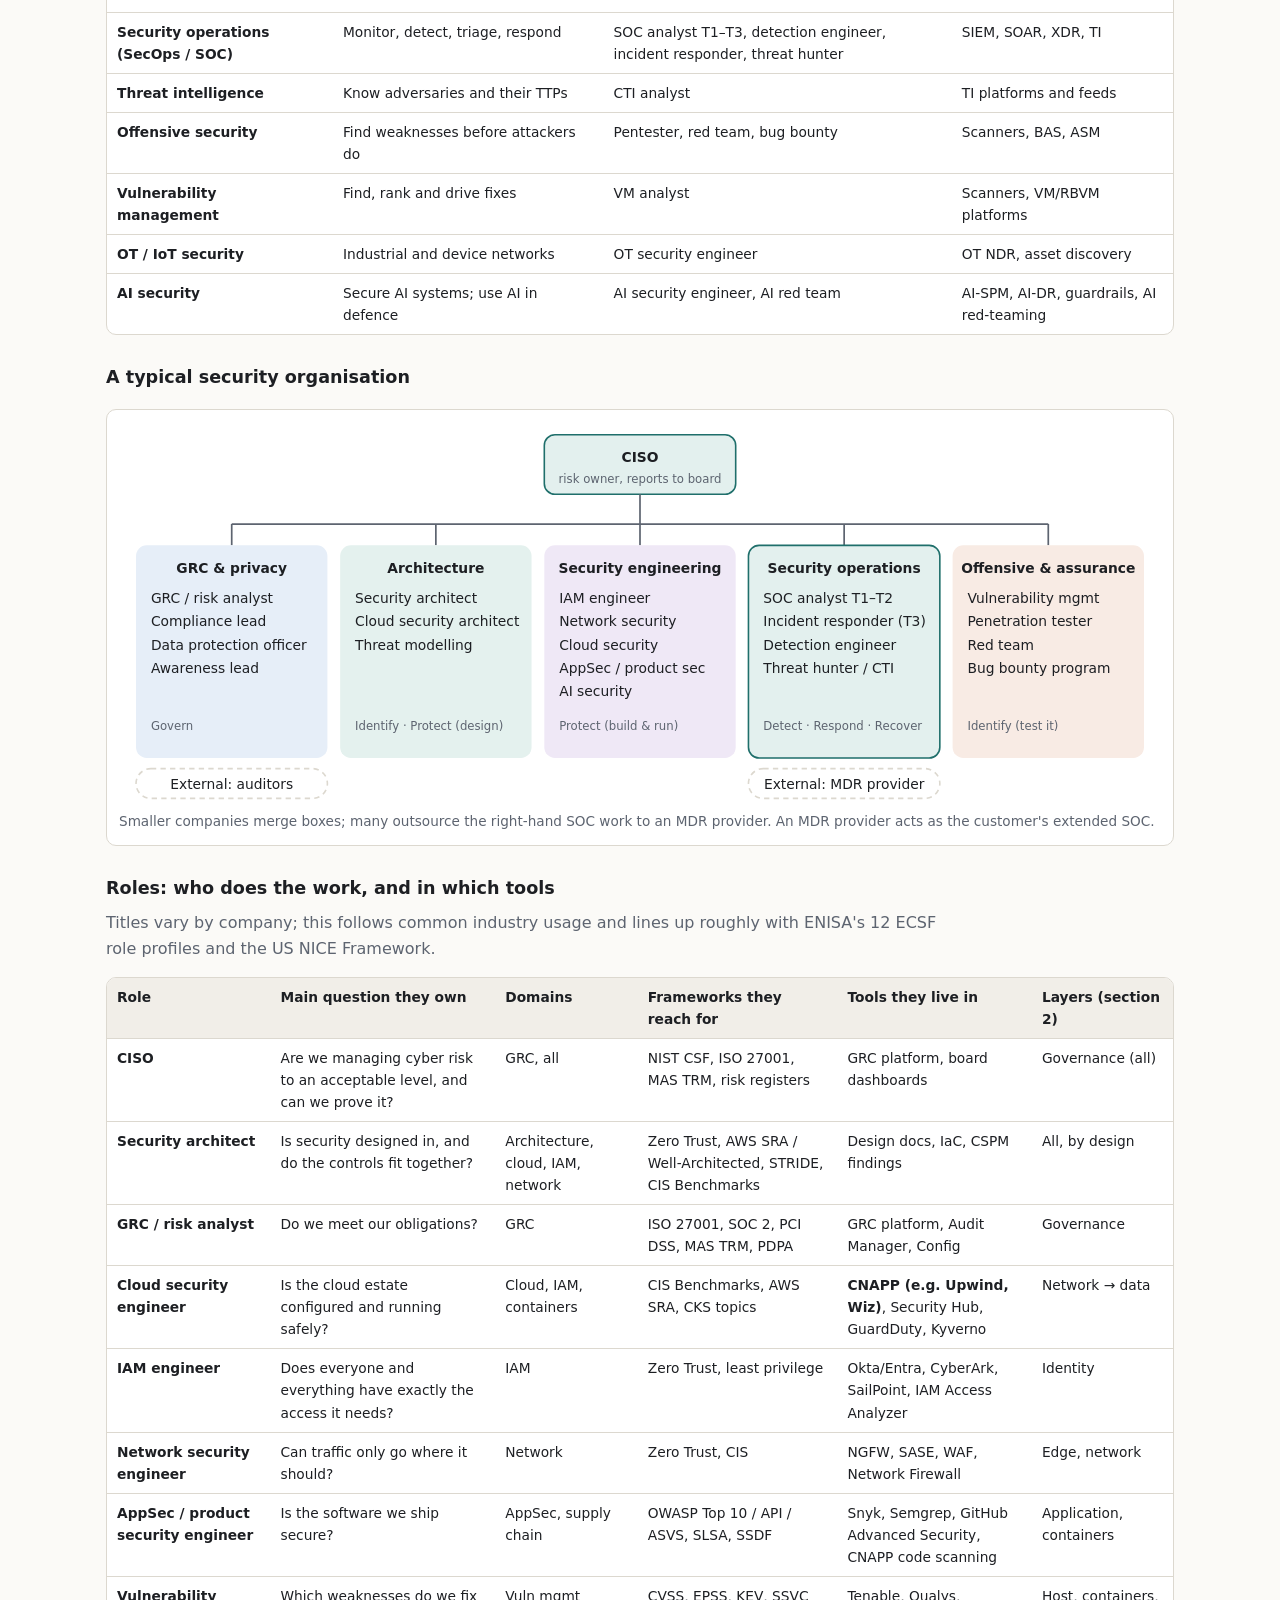
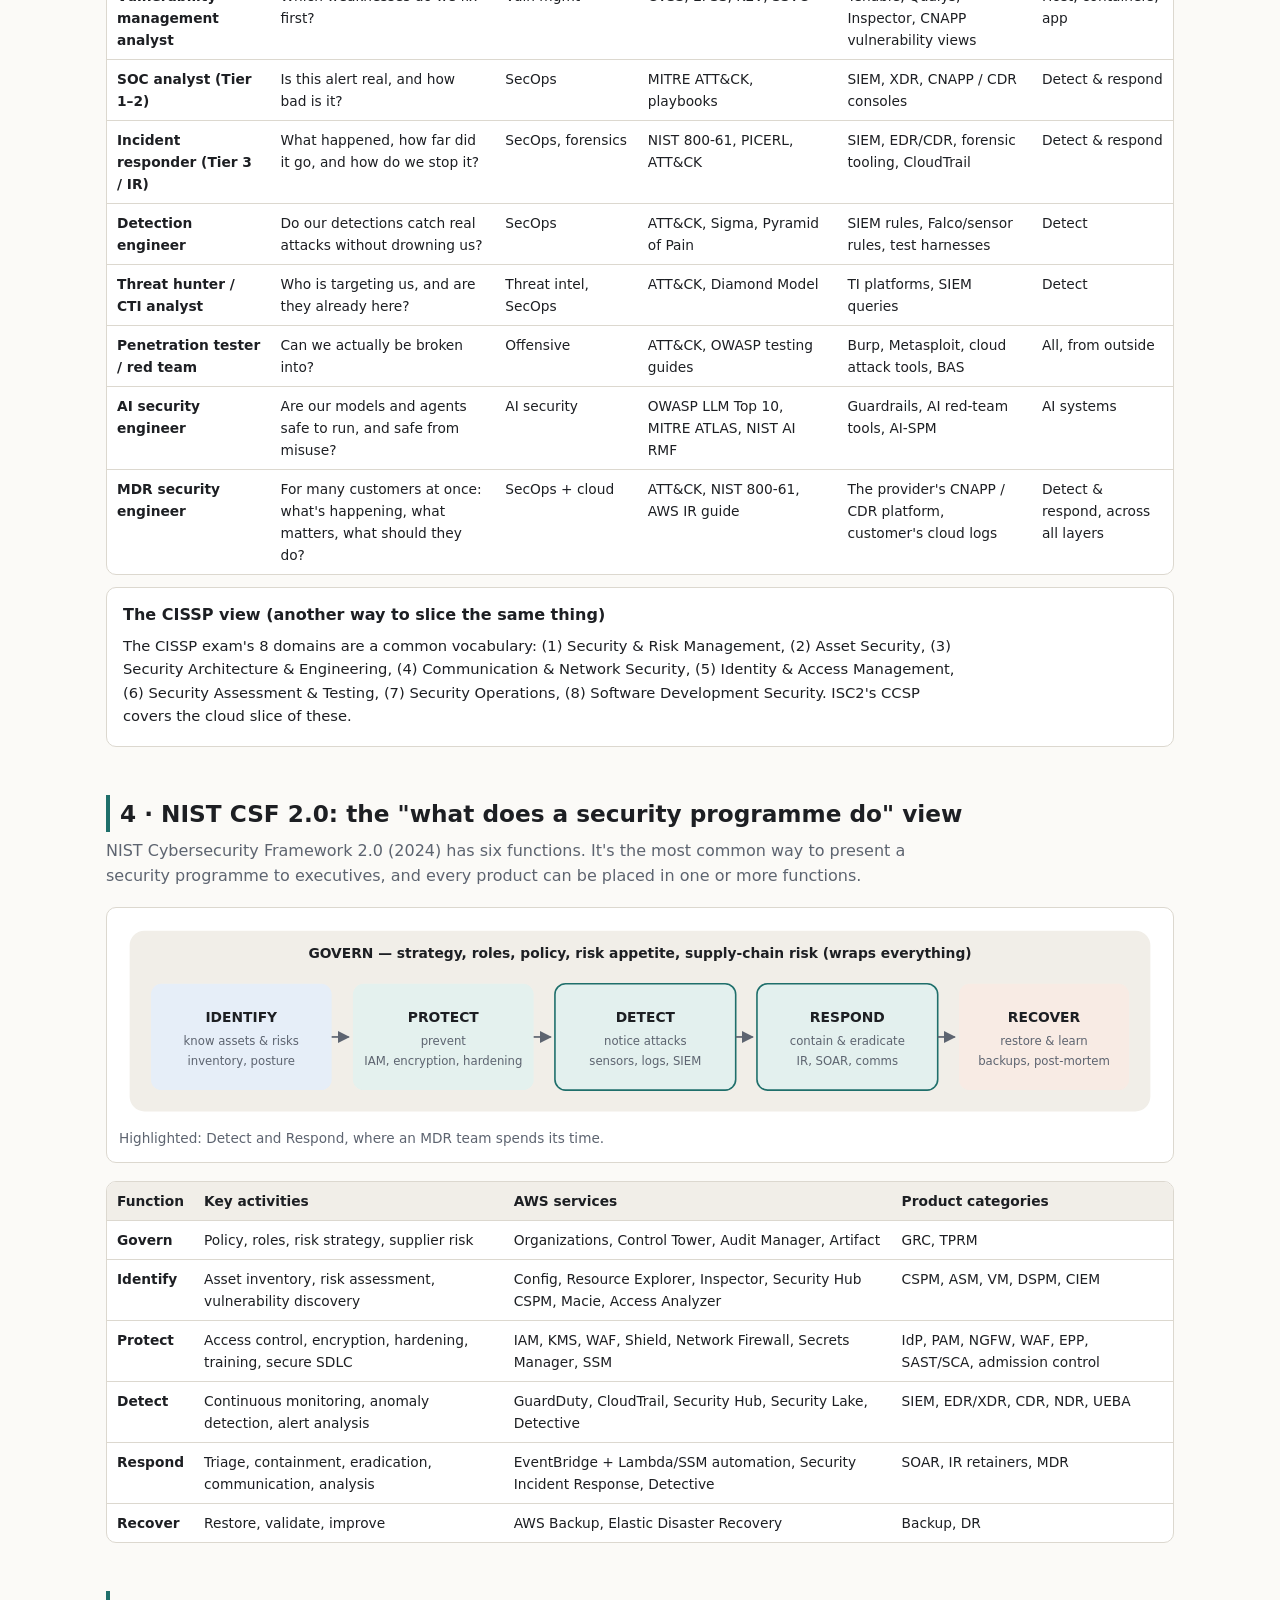
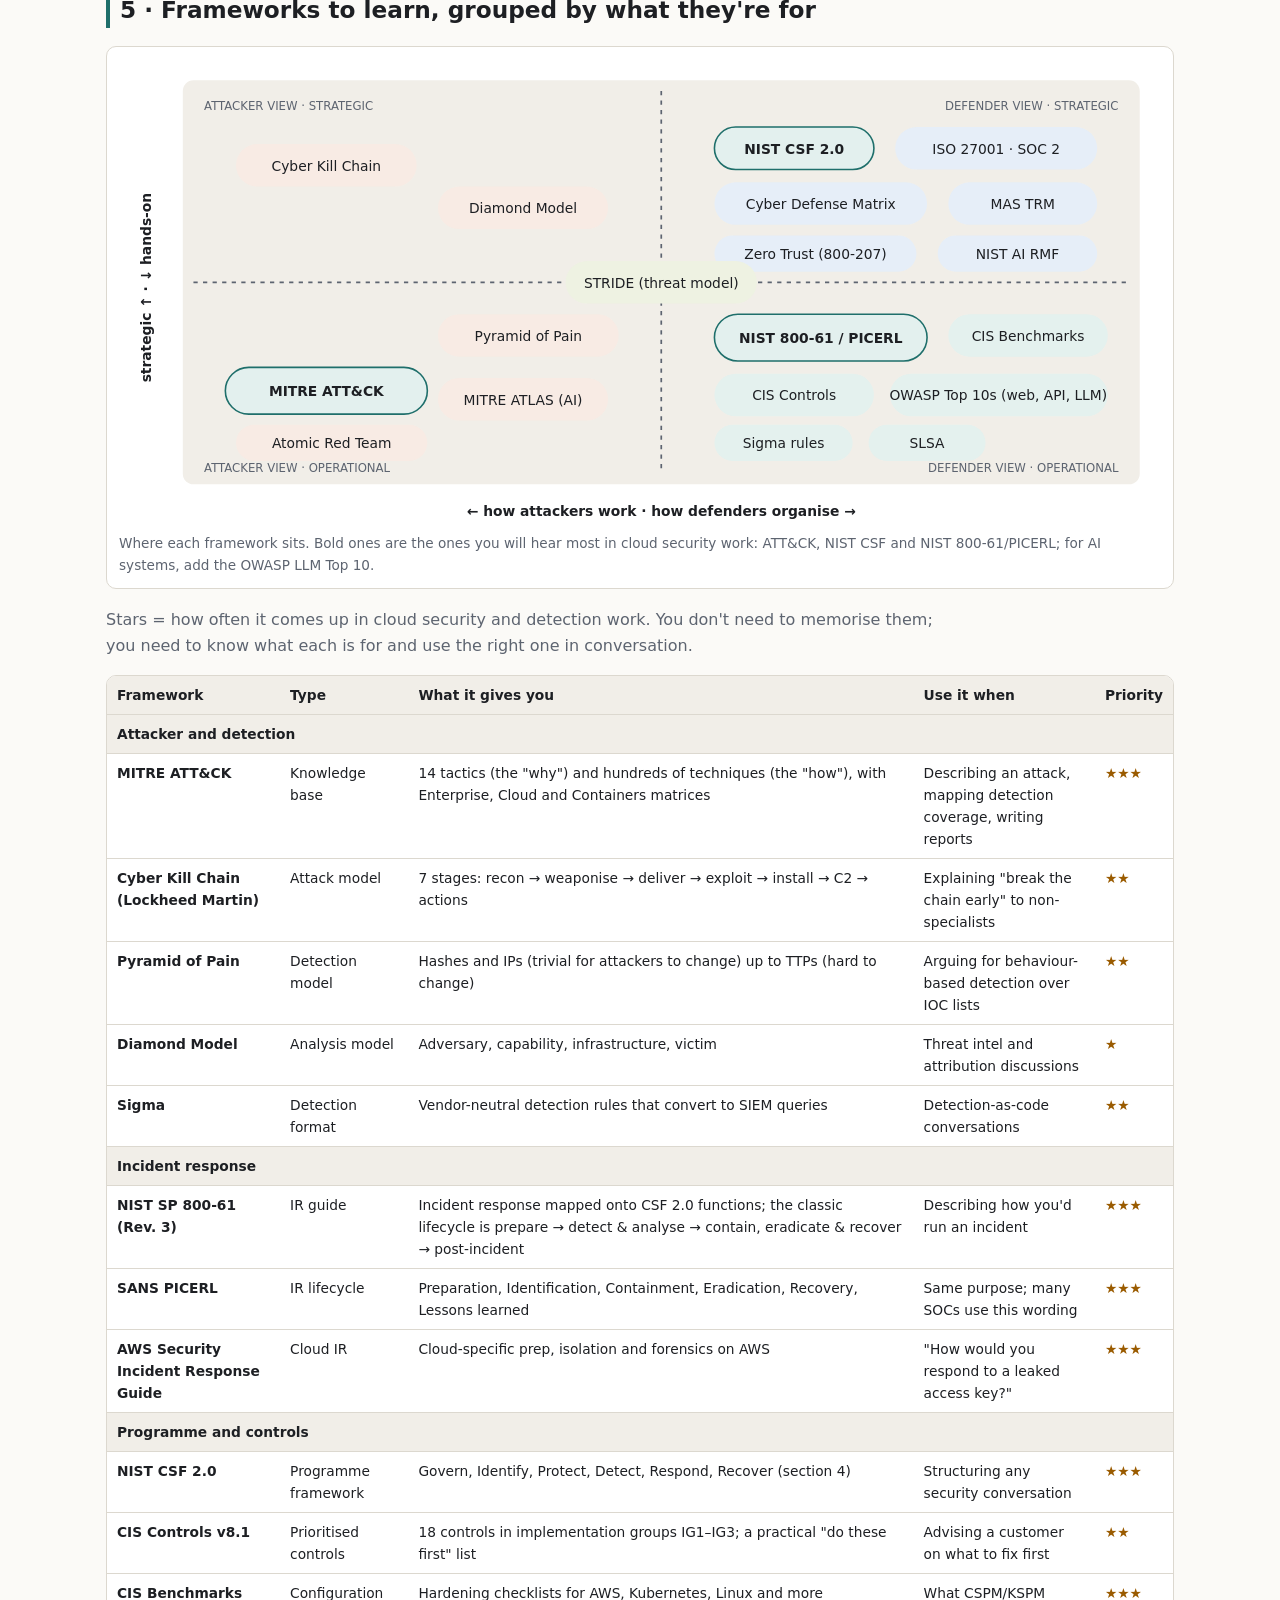
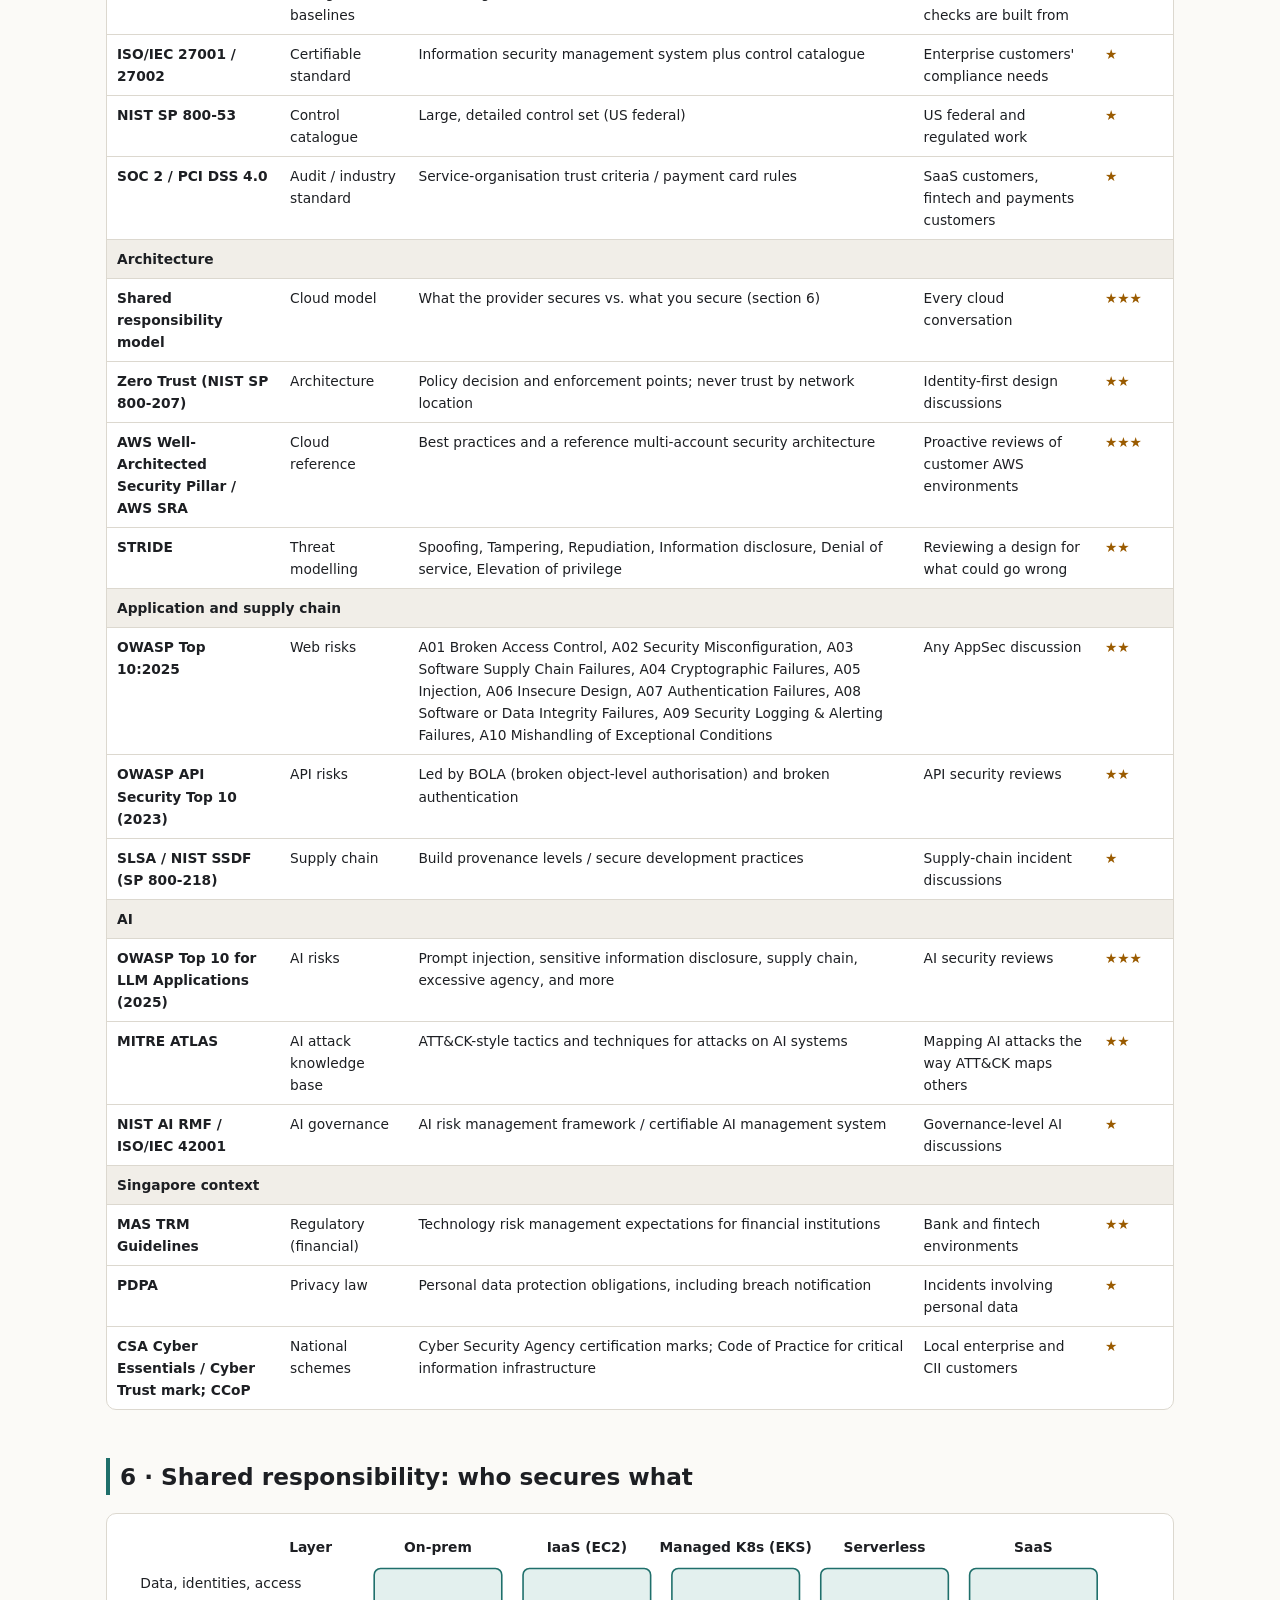
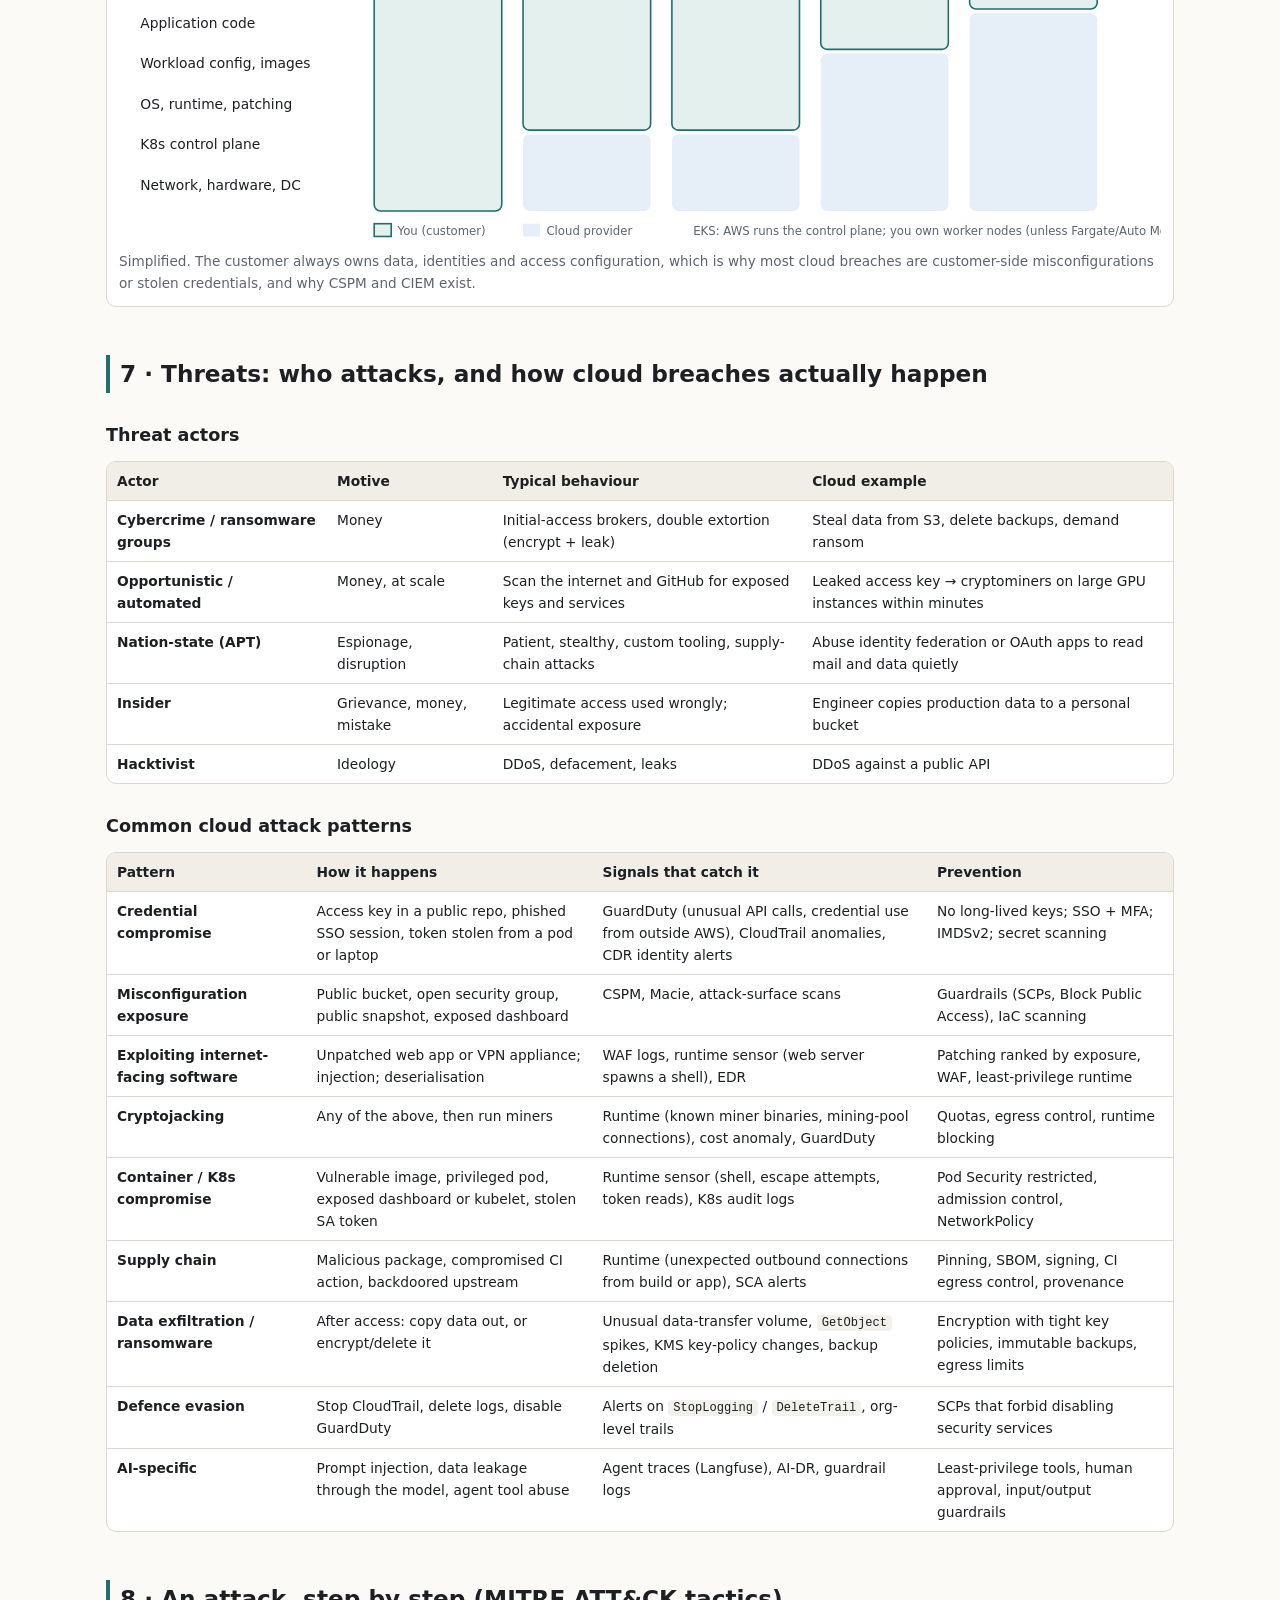
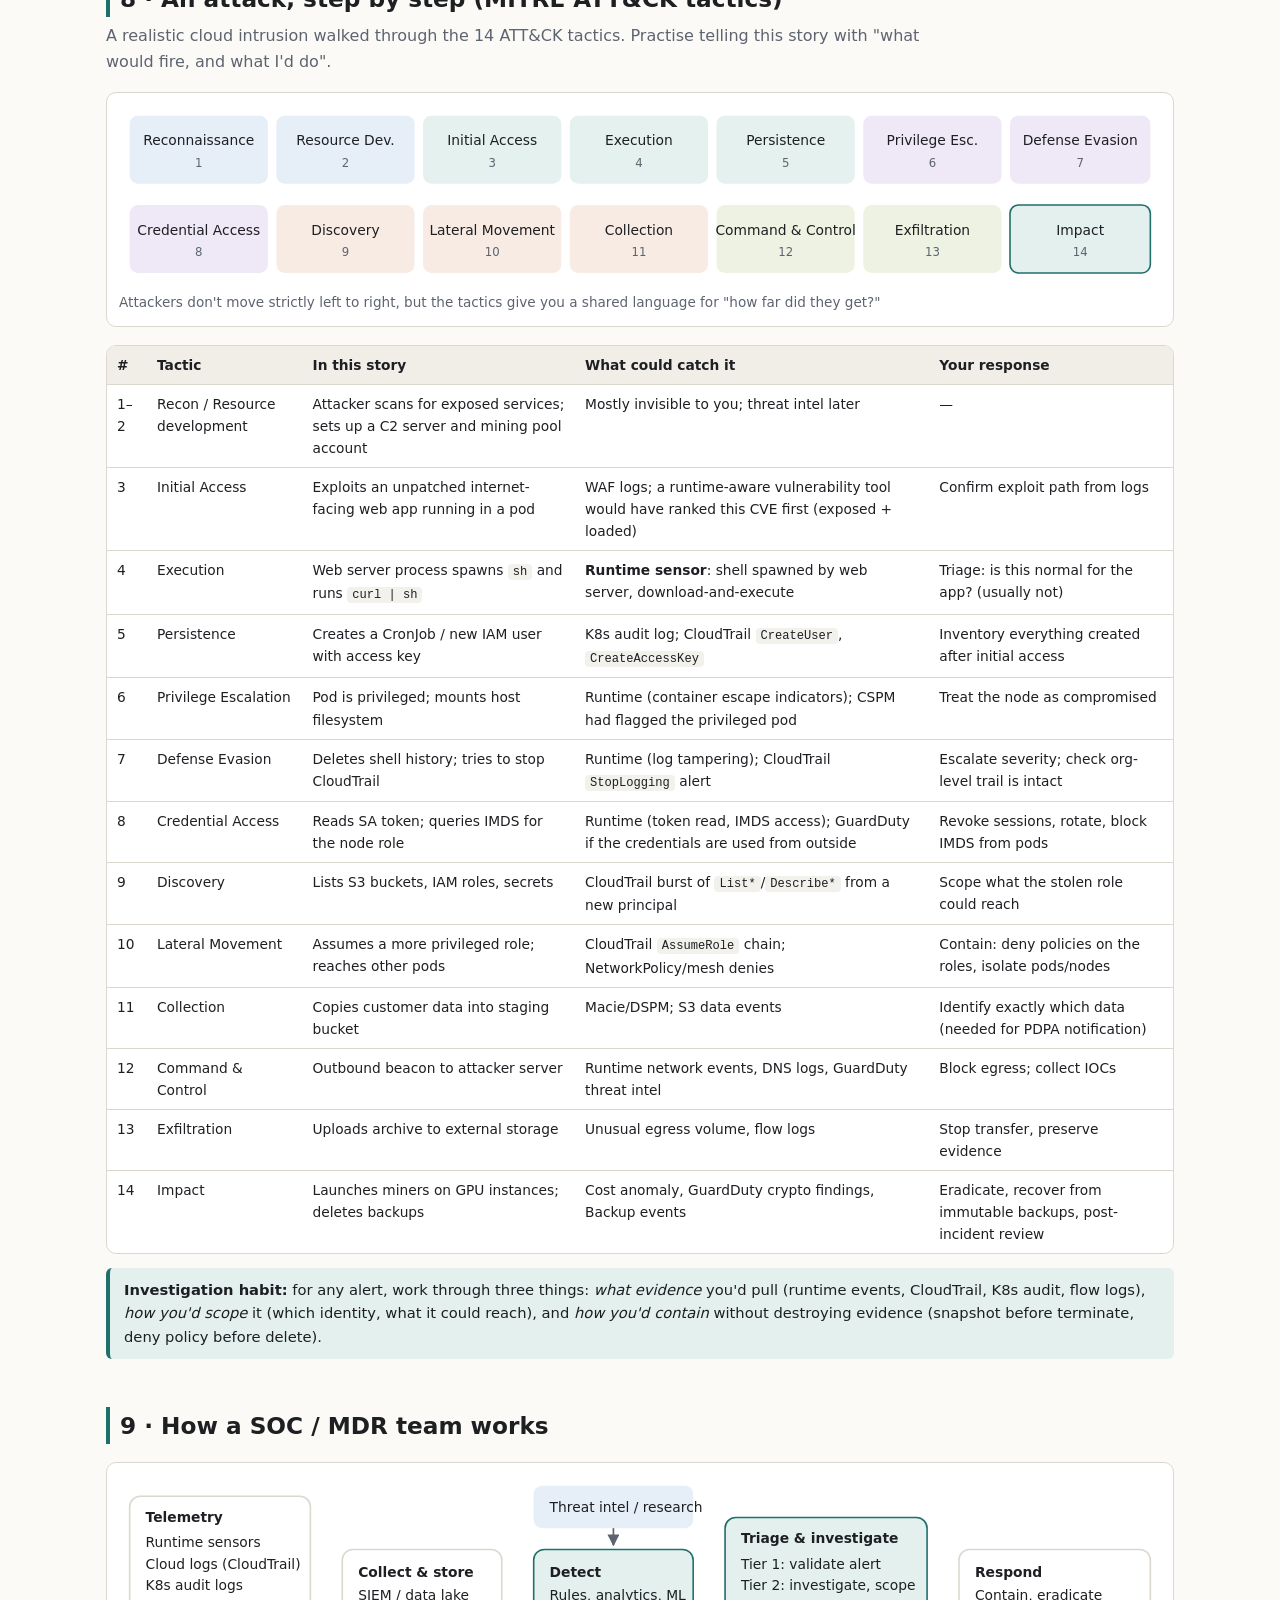
<file: field-guides/security-landscape.html>
<!doctype html>
<html lang="en">
<head>
<meta charset="utf-8">
<meta name="viewport" content="width=device-width, initial-scale=1">
<title>Security Landscape Guide</title>
<style>
:root{
  --bg:#fbfaf7; --panel:#ffffff; --ink:#1d1f23; --muted:#5d6470; --line:#dcd8cf;
  --accent:#1f6f6b; --accent-soft:#e3f0ee; --warn:#9a5b00; --warn-soft:#fbf0dc;
  --chip:#f1eee8; --code:#f3f1ec;
  --l1:#e6eef8; --l2:#e4f1ee; --l3:#efe8f6; --l4:#f8ebe4; --l5:#eef2e2;
}
@media (prefers-color-scheme: dark){
  :root:not([data-theme="light"]){
    --bg:#16181c; --panel:#1e2126; --ink:#e7e5e0; --muted:#a1a7b0; --line:#343841;
    --accent:#5fc0b8; --accent-soft:#1f3533; --warn:#e3a94a; --warn-soft:#3a2e1a;
    --chip:#2a2e35; --code:#262a30;
    --l1:#1e2a3a; --l2:#1d3230; --l3:#2c2338; --l4:#38271f; --l5:#2a3020;
  }
}
:root[data-theme="dark"]{
  --bg:#16181c; --panel:#1e2126; --ink:#e7e5e0; --muted:#a1a7b0; --line:#343841;
  --accent:#5fc0b8; --accent-soft:#1f3533; --warn:#e3a94a; --warn-soft:#3a2e1a;
  --chip:#2a2e35; --code:#262a30;
  --l1:#1e2a3a; --l2:#1d3230; --l3:#2c2338; --l4:#38271f; --l5:#2a3020;
}
*{box-sizing:border-box}
html{scroll-behavior:smooth}
body{margin:0;background:var(--bg);color:var(--ink);font:16px/1.6 system-ui,-apple-system,"Segoe UI",Roboto,sans-serif}
.wrap{max-width:1100px;margin:0 auto;padding:32px 16px 80px}
header h1{font-size:2rem;margin:0 0 4px;letter-spacing:-.01em}
header p{color:var(--muted);margin:0 0 10px;max-width:780px}
a{color:var(--accent)}
nav.toc{position:sticky;top:0;z-index:5;background:var(--bg);border-bottom:1px solid var(--line);padding:10px 0;margin:16px 0 8px;display:flex;flex-wrap:wrap;gap:6px}
nav.toc a{font-size:.85rem;text-decoration:none;color:var(--ink);background:var(--chip);padding:4px 10px;border-radius:999px}
nav.toc a:hover{background:var(--accent-soft);color:var(--accent)}
section{margin-top:48px}
h2{font-size:1.45rem;margin:0 0 6px;border-left:4px solid var(--accent);padding-left:10px}
h3{font-size:1.1rem;margin:28px 0 8px}
p,li{max-width:840px}
.lead{color:var(--muted);margin-top:0}
.card{background:var(--panel);border:1px solid var(--line);border-radius:10px;padding:14px 16px;margin:12px 0}
.grid{display:grid;grid-template-columns:repeat(auto-fit,minmax(240px,1fr));gap:12px}
.grid .card{margin:0}
.card h4{margin:0 0 6px;font-size:1rem}
.card p,.card li{margin:4px 0;font-size:.92rem}
.card ul{padding-left:18px;margin:4px 0}
.note{background:var(--warn-soft);border-left:4px solid var(--warn);padding:10px 14px;border-radius:6px;font-size:.92rem;margin:14px 0}
.you{background:var(--accent-soft);border-left:4px solid var(--accent);padding:10px 14px;border-radius:6px;font-size:.92rem;margin:14px 0}
.tbl{overflow-x:auto;margin:12px 0;border:1px solid var(--line);border-radius:10px;background:var(--panel)}
table{border-collapse:collapse;width:100%;font-size:.86rem;min-width:760px}
th,td{text-align:left;vertical-align:top;padding:8px 10px;border-bottom:1px solid var(--line)}
th{background:var(--chip);font-weight:600}
tr:last-child td{border-bottom:none}
td.k{font-weight:600}
.dim{color:var(--muted)}
.stars{color:var(--warn);white-space:nowrap;font-weight:600}
code{background:var(--code);padding:1px 5px;border-radius:4px;font-size:.88em}
figure{margin:18px 0;background:var(--panel);border:1px solid var(--line);border-radius:10px;padding:12px}
figure svg{width:100%;height:auto;display:block}
figcaption{font-size:.85rem;color:var(--muted);margin-top:6px}
svg .box{fill:var(--panel);stroke:var(--line);stroke-width:1.5}
svg .zone{fill:var(--chip)}
svg .hl{fill:var(--accent-soft);stroke:var(--accent);stroke-width:1.5}
svg .l1{fill:var(--l1)} svg .l2{fill:var(--l2)} svg .l3{fill:var(--l3)} svg .l4{fill:var(--l4)} svg .l5{fill:var(--l5)}
svg .t{fill:var(--ink);font:13px system-ui,sans-serif}
svg .ts{fill:var(--muted);font:11px system-ui,sans-serif}
svg .tb{fill:var(--ink);font:600 13px system-ui,sans-serif}
svg .ln{stroke:var(--muted);stroke-width:1.6;fill:none}
svg .ahead{fill:var(--muted)}
.theme{float:right;font-size:.8rem;background:var(--chip);border:1px solid var(--line);color:var(--ink);border-radius:6px;padding:4px 8px;cursor:pointer}
.layers{display:grid;gap:6px;margin:12px 0}
.layer{display:grid;grid-template-columns:170px 1fr;gap:10px;border-radius:8px;padding:10px 12px;border:1px solid var(--line);background:var(--panel)}
.layer b{display:block}
.layer .dim{font-size:.82rem}
.pill{display:inline-block;font-size:.75rem;padding:1px 8px;border-radius:999px;background:var(--chip);margin:2px 2px;white-space:nowrap}
.pill.aws{background:var(--l4)} .pill.v{background:var(--l1)} .pill.up{background:var(--accent-soft);color:var(--accent);font-weight:600}
.legend{font-size:.82rem;color:var(--muted);margin:6px 0}
footer{margin-top:60px;font-size:.82rem;color:var(--muted)}
footer a{color:var(--muted)}
@media (max-width:640px){header h1{font-size:1.5rem} nav.toc{position:static} .layer{grid-template-columns:1fr}}
</style>
</head>
<body>
<div class="wrap">
<header>
  <button class="theme" id="tt" type="button">Theme</button>
  <h1>Security Landscape Guide</h1>
  <p>The whole of cybersecurity on a few pages: core ideas, the layers you defend, the domains and teams, the frameworks people actually use, the threats, and where AWS services and third-party products fit. Written by a platform architect learning security, October 2026.</p>
  <p class="dim" style="font-size:.88rem"><a href="./">← Field Guides</a> · Vendor names are examples of each category, not endorsements or a complete market list.</p>
  <div class="note" style="font-size:1rem"><b style="font-size:1.25rem;letter-spacing:.04em">🚧 WORK IN PROGRESS · v0.1</b><br>A draft under review by security practitioners. Expect mistakes and missing pieces; corrections are welcome via <a href="https://www.linkedin.com/in/guoxiangng/">LinkedIn</a>.</div>
</header>

<nav class="toc">
  <a href="#start">0 · How to read</a>
  <a href="#basics">1 · Core ideas</a>
  <a href="#layers">2 · Layers (the big map)</a>
  <a href="#domains">3 · Domains &amp; teams</a>
  <a href="#csf">4 · NIST CSF view</a>
  <a href="#frameworks">5 · Frameworks</a>
  <a href="#shared">6 · Shared responsibility</a>
  <a href="#threats">7 · Threats</a>
  <a href="#attack">8 · An attack, step by step</a>
  <a href="#soc">9 · How a SOC works</a>
  <a href="#vuln">10 · Prioritising vulns</a>
  <a href="#glossary">11 · Glossary</a>
  <a href="#practice">12 · Practice</a>
</nav>

<figure style="background:#0d1420;border-color:#0d1420">
  <a href="./#capability"><img src="capability-map.png" alt="The Security Capability Map poster: eight layers you defend against the NIST functions Identify, Protect, Detect, Respond, Recover, with capabilities, AWS services, threats, owners and frameworks" style="width:100%;height:auto;display:block;border-radius:6px"></a>
  <figcaption style="color:#93a1b5">Map 1, what you defend: the whole page on one poster. AWS edition. Click to open the full-size version.</figcaption>
</figure>
<figure style="background:#0d1420;border-color:#0d1420">
  <a href="./#lifecycle"><img src="lifecycle-map.png" alt="The Cloud Security Lifecycle Map: seven stages from design to respond and recover, each with a real incident, threats, capabilities, AWS services, open-source tools, platforms that span stages, an AI twist, owners, evidence and frameworks" style="width:100%;height:auto;display:block;border-radius:6px"></a>
  <figcaption style="color:#93a1b5">Map 2, where it goes wrong: one change from design to production, with the real breach at each stage. Pairs with sections 7 (threats), 8 (the attack walkthrough) and 9 (how a SOC works). Click to open the full-size version.</figcaption>
</figure>

<!-- 0 -->
<section id="start">
<h2>0 · How to use this page</h2>
<p class="lead">A suggested order if you are coming from cloud, platform or infrastructure work:</p>
<div class="grid">
  <div class="card"><h4>Day 1 · Vocabulary and the map</h4><p>Sections 1–3. Be able to place any product or AWS service on the layer map and name its category.</p></div>
  <div class="card"><h4>Day 2 · Frameworks</h4><p>Sections 4–5. NIST CSF 2.0 and MITRE ATT&amp;CK first; they're the two everyone references.</p></div>
  <div class="card"><h4>Day 3 · Attacker and responder</h4><p>Sections 7–9. Walk the worked attack until you can tell it aloud: what happened, what fired, what you'd do.</p></div>
  <div class="card"><h4>Day 4+ · Hands-on</h4><p>Section 12 labs. Real practice beats memorised acronyms.</p></div>
</div>
</section>

<!-- 1 -->
<section id="basics">
<h2>1 · Core ideas</h2>
<div class="grid">
  <div class="card"><h4>CIA triad</h4><p><b>Confidentiality</b> (only the right people see it), <b>Integrity</b> (it isn't tampered with), <b>Availability</b> (it works when needed). Every control protects at least one. Ransomware hits A and often C.</p></div>
  <div class="card"><h4>Asset, threat, vulnerability, risk</h4><p><b>Asset</b>: what you protect. <b>Threat</b>: who or what could harm it. <b>Vulnerability</b>: the weakness. <b>Exploit</b>: how the weakness is used. <b>Risk</b> ≈ likelihood × impact.</p></div>
  <div class="card"><h4>AAA</h4><p><b>Authentication</b> (who are you), <b>Authorization</b> (what may you do), <b>Accounting</b> (what did you do: logs). Most cloud breaches are an AAA failure.</p></div>
  <div class="card"><h4>Least privilege</h4><p>Grant only what a task needs, for only as long as it's needed (just-in-time access). Limits blast radius when, not if, something is compromised.</p></div>
  <div class="card"><h4>Defence in depth</h4><p>Layers of independent controls so one failure isn't a breach. Section 2 is built on this idea.</p></div>
  <div class="card"><h4>Zero trust</h4><p>No implicit trust from network location. Verify identity, device and context on every request (NIST SP 800-207). Workload identity (SPIFFE) with default-deny policies is zero trust applied to services and AI agents.</p></div>
  <div class="card"><h4>Prevent, detect, respond</h4><p>Prevention always fails eventually, so you also need detection (to know) and response (to limit damage). An MDR team lives in detect and respond.</p></div>
  <div class="card"><h4>Assume breach</h4><p>Design and monitor as if an attacker is already inside. Drives segmentation, logging and rehearsed incident response.</p></div>
</div>
</section>

<!-- 2 -->
<section id="layers">
<h2>2 · The layers: what you defend, against what, with what</h2>
<p class="lead">Read top (outermost) to bottom (the data you ultimately protect). Governance wraps everything; monitoring and response cut across every layer.</p>

<figure>
<svg viewBox="0 0 980 520" role="img" aria-label="Defence in depth layers from governance and edge down to data, with monitoring and response as a cross-cutting band">
  <rect x="10" y="10" width="960" height="500" rx="12" class="zone"/>
  <text x="26" y="34" class="tb">Governance, risk &amp; compliance — policies, standards, audits, training, third-party risk</text>
  <!-- layers -->
  <rect x="40" y="50" width="720" height="48" rx="8" class="l1"/><text x="56" y="72" class="tb">Edge / perimeter</text><text x="56" y="90" class="ts">DDoS, bots, web attacks · WAF, CDN, DDoS protection, DNS security</text>
  <rect x="70" y="106" width="660" height="48" rx="8" class="l2"/><text x="86" y="128" class="tb">Network</text><text x="86" y="146" class="ts">Lateral movement, exposure · segmentation, firewalls, private connectivity, flow logs</text>
  <rect x="100" y="162" width="600" height="48" rx="8" class="l3"/><text x="116" y="184" class="tb">Identity &amp; access</text><text x="116" y="202" class="ts">Credential theft, privilege abuse · SSO, MFA, PAM, least privilege</text>
  <rect x="130" y="218" width="540" height="48" rx="8" class="l4"/><text x="146" y="240" class="tb">Endpoint / host / compute</text><text x="146" y="258" class="ts">Malware, exploits · hardening, patching, EDR</text>
  <rect x="160" y="274" width="480" height="48" rx="8" class="l5"/><text x="176" y="296" class="tb">Containers &amp; Kubernetes</text><text x="176" y="314" class="ts">Escapes, bad images · admission, runtime sensors</text>
  <rect x="190" y="330" width="420" height="48" rx="8" class="l1"/><text x="206" y="352" class="tb">Application &amp; API</text><text x="206" y="370" class="ts">Injection, broken auth · AppSec testing, API security</text>
  <rect x="220" y="386" width="360" height="48" rx="8" class="l2"/><text x="236" y="408" class="tb">Data</text><text x="236" y="426" class="ts">Exfiltration, ransomware · encryption, DLP, backups</text>
  <rect x="250" y="442" width="300" height="48" rx="8" class="hl"/><text x="266" y="464" class="tb">AI systems (new layer)</text><text x="266" y="482" class="ts">Prompt injection, model abuse · guardrails</text>
  <!-- cross-cutting -->
  <rect x="790" y="50" width="160" height="440" rx="10" class="hl"/>
  <text x="870" y="80" text-anchor="middle" class="tb">Monitor, detect</text>
  <text x="870" y="98" text-anchor="middle" class="tb">&amp; respond</text>
  <text x="870" y="130" text-anchor="middle" class="t">Logs &amp; telemetry</text>
  <text x="870" y="152" text-anchor="middle" class="t">SIEM / data lake</text>
  <text x="870" y="174" text-anchor="middle" class="t">XDR / CDR</text>
  <text x="870" y="196" text-anchor="middle" class="t">Threat intel</text>
  <text x="870" y="218" text-anchor="middle" class="t">Threat hunting</text>
  <text x="870" y="240" text-anchor="middle" class="t">SOAR</text>
  <text x="870" y="262" text-anchor="middle" class="t">Incident response</text>
  <text x="870" y="284" text-anchor="middle" class="t">Forensics</text>
  <text x="870" y="330" text-anchor="middle" class="ts">applies to every</text>
  <text x="870" y="346" text-anchor="middle" class="ts">layer on the left</text>
  <text x="870" y="400" text-anchor="middle" class="tb">← MDR lives here</text>
</svg>
<figcaption>Defence in depth. An attacker has to get through several layers; a defender needs visibility in all of them. Detail for each layer is in the table below.</figcaption>
</figure>

<p class="legend"><span class="pill aws">AWS service</span> <span class="pill v">Third-party example</span></p>
<div class="layers">
  <div class="layer" style="border-left:5px solid var(--muted)"><div><b>Governance (GRC)</b><span class="dim">Is the security programme defined, measured and compliant?</span></div><div><span class="pill aws">Organizations + SCPs/RCPs</span><span class="pill aws">Control Tower</span><span class="pill aws">Config conformance packs</span><span class="pill aws">Audit Manager</span><span class="pill aws">Artifact</span><span class="pill v">ServiceNow GRC</span><span class="pill v">Vanta</span><span class="pill v">Drata</span><span class="pill v">OneTrust</span></div></div>
  <div class="layer"><div><b>Edge / perimeter</b><span class="dim">Threats: DDoS, bots, OWASP web attacks, DNS abuse</span></div><div><span class="pill aws">CloudFront</span><span class="pill aws">AWS WAF</span><span class="pill aws">Shield / Shield Advanced</span><span class="pill aws">Route 53 Resolver DNS Firewall</span><span class="pill aws">Firewall Manager</span><span class="pill v">Cloudflare</span><span class="pill v">Akamai</span><span class="pill v">F5</span><span class="pill v">Imperva</span></div></div>
  <div class="layer"><div><b>Network</b><span class="dim">Threats: exposure, lateral movement, C2 traffic, exfiltration</span></div><div><span class="pill aws">VPC, subnets</span><span class="pill aws">Security groups, NACLs</span><span class="pill aws">Network Firewall</span><span class="pill aws">PrivateLink</span><span class="pill aws">Verified Access (ZTNA)</span><span class="pill aws">VPC Flow Logs</span><span class="pill v">Palo Alto NGFW</span><span class="pill v">Fortinet</span><span class="pill v">Check Point</span><span class="pill v">Zscaler / Netskope (SASE)</span><span class="pill v">Darktrace / Vectra (NDR)</span></div></div>
  <div class="layer"><div><b>Identity &amp; access</b><span class="dim">Threats: phishing, leaked keys, privilege escalation, MFA fatigue</span></div><div><span class="pill aws">IAM</span><span class="pill aws">IAM Identity Center</span><span class="pill aws">STS</span><span class="pill aws">Cognito</span><span class="pill aws">IAM Access Analyzer</span><span class="pill aws">Verified Permissions</span><span class="pill v">Okta</span><span class="pill v">Microsoft Entra ID</span><span class="pill v">Ping</span><span class="pill v">CyberArk (PAM)</span><span class="pill v">SailPoint (IGA)</span><span class="pill v">Keycloak (OSS)</span></div></div>
  <div class="layer"><div><b>Endpoint / host</b><span class="dim">Threats: malware, ransomware, exploits, cryptominers</span></div><div><span class="pill aws">Inspector</span><span class="pill aws">Systems Manager (patching)</span><span class="pill aws">GuardDuty Runtime + Malware Protection</span><span class="pill aws">EC2 Image Builder</span><span class="pill v">CrowdStrike Falcon</span><span class="pill v">SentinelOne</span><span class="pill v">Microsoft Defender</span><span class="pill v">TrendAI Vision One</span><span class="pill v">Tenable / Qualys</span></div></div>
  <div class="layer"><div><b>Containers &amp; Kubernetes</b><span class="dim">Threats: vulnerable images, privileged pods, escapes, stolen SA tokens</span></div><div><span class="pill aws">EKS (Pod Identity, audit logs)</span><span class="pill aws">ECR + Inspector scanning</span><span class="pill aws">GuardDuty EKS</span><span class="pill v">Upwind</span><span class="pill v">Wiz</span><span class="pill v">Sysdig</span><span class="pill v">Aqua</span><span class="pill v">Falco / Kyverno (OSS)</span></div></div>
  <div class="layer"><div><b>Application &amp; API</b><span class="dim">Threats: injection, broken access control, vulnerable dependencies, API abuse</span></div><div><span class="pill aws">API Gateway</span><span class="pill aws">AWS WAF</span><span class="pill aws">Inspector code security</span><span class="pill aws">Secrets Manager</span><span class="pill v">Snyk</span><span class="pill v">Checkmarx</span><span class="pill v">Veracode</span><span class="pill v">GitHub Advanced Security</span><span class="pill v">Semgrep</span><span class="pill v">Salt / Traceable (API)</span></div></div>
  <div class="layer"><div><b>Data</b><span class="dim">Threats: exfiltration, exposure, ransomware, insider misuse</span></div><div><span class="pill aws">KMS</span><span class="pill aws">CloudHSM</span><span class="pill aws">Macie</span><span class="pill aws">S3 Block Public Access</span><span class="pill aws">Backup (vault lock)</span><span class="pill aws">ACM / Private CA</span><span class="pill v">Varonis</span><span class="pill v">Cyera</span><span class="pill v">BigID</span><span class="pill v">Microsoft Purview (DLP)</span></div></div>
  <div class="layer"><div><b>AI systems</b><span class="dim">Threats: prompt injection, data leakage via the model, excessive agency, model supply chain</span></div><div><span class="pill aws">Bedrock Guardrails</span><span class="pill aws">Security Hub CSPM AI controls</span><span class="pill v">F5 AI Guardrails (CalypsoAI)</span><span class="pill v">Lakera</span><span class="pill v">HiddenLayer</span><span class="pill v">Protect AI</span></div></div>
  <div class="layer" style="border-left:5px solid var(--accent)"><div><b>Detect &amp; respond (all layers)</b><span class="dim">Threats: anything that got past prevention</span></div><div><span class="pill aws">CloudTrail</span><span class="pill aws">GuardDuty</span><span class="pill aws">Security Hub</span><span class="pill aws">Detective</span><span class="pill aws">Security Lake (OCSF)</span><span class="pill aws">EventBridge</span><span class="pill aws">Security Incident Response</span><span class="pill v">Splunk</span><span class="pill v">Microsoft Sentinel</span><span class="pill v">Google SecOps</span><span class="pill v">Elastic</span><span class="pill v">Cortex XSOAR / Tines (SOAR)</span><span class="pill v">Recorded Future (TI)</span></div></div>
</div>
<div class="note">Product categories blur: CrowdStrike, Palo Alto and TrendAI each sell across most layers, and every CNAPP covers posture plus runtime. Learn the <em>category</em>; the logos follow.</div>
</section>

<!-- 3 -->
<section id="domains">
<h2>3 · Domains and teams: how the industry divides the work</h2>
<p class="lead">Job titles and org charts follow these domains.</p>
<div class="tbl"><table>
<thead><tr><th>Domain</th><th>Purpose</th><th>Typical roles</th><th>Product categories</th></tr></thead>
<tbody>
<tr><td class="k">Governance, Risk &amp; Compliance</td><td>Policies, risk register, audits, regulatory compliance</td><td>GRC analyst, CISO office, auditor</td><td>GRC platforms, compliance automation</td></tr>
<tr><td class="k">Security architecture &amp; engineering</td><td>Design controls into systems</td><td>Security architect, security engineer</td><td>Everything, as designs</td></tr>
<tr><td class="k">Identity &amp; access management</td><td>Who gets access to what, and proving it</td><td>IAM engineer</td><td>IdP, PAM, IGA, CIEM</td></tr>
<tr><td class="k">Network security</td><td>Segmentation, perimeter, secure remote access</td><td>Network security engineer</td><td>NGFW, SASE/SSE, ZTNA, NDR, WAF</td></tr>
<tr><td class="k">Endpoint security</td><td>Laptops and servers</td><td>Endpoint engineer</td><td>EPP, EDR, MDM</td></tr>
<tr><td class="k">Cloud security</td><td>Posture and runtime for cloud and Kubernetes</td><td>Cloud security engineer</td><td>CNAPP (CSPM, CWPP, CIEM, CDR)</td></tr>
<tr><td class="k">Application security</td><td>Secure software from code to production</td><td>AppSec / product security engineer</td><td>SAST, SCA, DAST, ASPM, API security</td></tr>
<tr><td class="k">Data security &amp; privacy</td><td>Find, classify and protect sensitive data</td><td>Data protection officer, privacy engineer</td><td>DSPM, DLP, encryption, tokenisation</td></tr>
<tr><td class="k">Security operations (SecOps / SOC)</td><td>Monitor, detect, triage, respond</td><td>SOC analyst T1–T3, detection engineer, incident responder, threat hunter</td><td>SIEM, SOAR, XDR, TI</td></tr>
<tr><td class="k">Threat intelligence</td><td>Know adversaries and their TTPs</td><td>CTI analyst</td><td>TI platforms and feeds</td></tr>
<tr><td class="k">Offensive security</td><td>Find weaknesses before attackers do</td><td>Pentester, red team, bug bounty</td><td>Scanners, BAS, ASM</td></tr>
<tr><td class="k">Vulnerability management</td><td>Find, rank and drive fixes</td><td>VM analyst</td><td>Scanners, VM/RBVM platforms</td></tr>
<tr><td class="k">OT / IoT security</td><td>Industrial and device networks</td><td>OT security engineer</td><td>OT NDR, asset discovery</td></tr>
<tr><td class="k">AI security</td><td>Secure AI systems; use AI in defence</td><td>AI security engineer, AI red team</td><td>AI-SPM, AI-DR, guardrails, AI red-teaming</td></tr>
</tbody></table></div>
<h3>A typical security organisation</h3>
<figure>
<svg viewBox="0 0 980 360" role="img" aria-label="Typical security org chart: CISO over GRC, architecture, security engineering, security operations and offensive security, with MDR provider and auditors outside">
  <rect x="400" y="12" width="180" height="56" rx="10" class="hl"/><text x="490" y="38" text-anchor="middle" class="tb">CISO</text><text x="490" y="57" text-anchor="middle" class="ts">risk owner, reports to board</text>
  <path d="M490 68 V96 M106 96 H874 M106 96 V116 M298 96 V116 M490 96 V116 M682 96 V116 M874 96 V116" class="ln"/>
  <g>
    <rect x="16" y="116" width="180" height="200" rx="10" class="l1"/><text x="106" y="142" text-anchor="middle" class="tb">GRC &amp; privacy</text>
    <text x="30" y="170" class="t">GRC / risk analyst</text><text x="30" y="192" class="t">Compliance lead</text><text x="30" y="214" class="t">Data protection officer</text><text x="30" y="236" class="t">Awareness lead</text>
    <text x="30" y="290" class="ts">Govern</text>

    <rect x="208" y="116" width="180" height="200" rx="10" class="l2"/><text x="298" y="142" text-anchor="middle" class="tb">Architecture</text>
    <text x="222" y="170" class="t">Security architect</text><text x="222" y="192" class="t">Cloud security architect</text><text x="222" y="214" class="t">Threat modelling</text>
    <text x="222" y="290" class="ts">Identify · Protect (design)</text>

    <rect x="400" y="116" width="180" height="200" rx="10" class="l3"/><text x="490" y="142" text-anchor="middle" class="tb">Security engineering</text>
    <text x="414" y="170" class="t">IAM engineer</text><text x="414" y="192" class="t">Network security</text><text x="414" y="214" class="t">Cloud security</text><text x="414" y="236" class="t">AppSec / product sec</text><text x="414" y="258" class="t">AI security</text>
    <text x="414" y="290" class="ts">Protect (build &amp; run)</text>

    <rect x="592" y="116" width="180" height="200" rx="10" class="hl"/><text x="682" y="142" text-anchor="middle" class="tb">Security operations</text>
    <text x="606" y="170" class="t">SOC analyst T1–T2</text><text x="606" y="192" class="t">Incident responder (T3)</text><text x="606" y="214" class="t">Detection engineer</text><text x="606" y="236" class="t">Threat hunter / CTI</text>
    <text x="606" y="290" class="ts">Detect · Respond · Recover</text>

    <rect x="784" y="116" width="180" height="200" rx="10" class="l4"/><text x="874" y="142" text-anchor="middle" class="tb">Offensive &amp; assurance</text>
    <text x="798" y="170" class="t">Vulnerability mgmt</text><text x="798" y="192" class="t">Penetration tester</text><text x="798" y="214" class="t">Red team</text><text x="798" y="236" class="t">Bug bounty program</text>
    <text x="798" y="290" class="ts">Identify (test it)</text>
  </g>
  <rect x="592" y="326" width="180" height="28" rx="14" class="box" stroke-dasharray="5 4"/><text x="682" y="345" text-anchor="middle" class="t">External: MDR provider</text>
  <rect x="16" y="326" width="180" height="28" rx="14" class="box" stroke-dasharray="5 4"/><text x="106" y="345" text-anchor="middle" class="t">External: auditors</text>
</svg>
<figcaption>Smaller companies merge boxes; many outsource the right-hand SOC work to an MDR provider. An MDR provider acts as the customer's extended SOC.</figcaption>
</figure>

<h3>Roles: who does the work, and in which tools</h3>
<p class="lead" style="margin-top:0">Titles vary by company; this follows common industry usage and lines up roughly with ENISA's 12 ECSF role profiles and the US NICE Framework.</p>
<div class="tbl"><table>
<thead><tr><th>Role</th><th>Main question they own</th><th>Domains</th><th>Frameworks they reach for</th><th>Tools they live in</th><th>Layers (section 2)</th></tr></thead>
<tbody>
<tr><td class="k">CISO</td><td>Are we managing cyber risk to an acceptable level, and can we prove it?</td><td>GRC, all</td><td>NIST CSF, ISO 27001, MAS TRM, risk registers</td><td>GRC platform, board dashboards</td><td>Governance (all)</td></tr>
<tr><td class="k">Security architect</td><td>Is security designed in, and do the controls fit together?</td><td>Architecture, cloud, IAM, network</td><td>Zero Trust, AWS SRA / Well-Architected, STRIDE, CIS Benchmarks</td><td>Design docs, IaC, CSPM findings</td><td>All, by design</td></tr>
<tr><td class="k">GRC / risk analyst</td><td>Do we meet our obligations?</td><td>GRC</td><td>ISO 27001, SOC 2, PCI DSS, MAS TRM, PDPA</td><td>GRC platform, Audit Manager, Config</td><td>Governance</td></tr>
<tr><td class="k">Cloud security engineer</td><td>Is the cloud estate configured and running safely?</td><td>Cloud, IAM, containers</td><td>CIS Benchmarks, AWS SRA, CKS topics</td><td><b>CNAPP (e.g. Upwind, Wiz)</b>, Security Hub, GuardDuty, Kyverno</td><td>Network → data</td></tr>
<tr><td class="k">IAM engineer</td><td>Does everyone and everything have exactly the access it needs?</td><td>IAM</td><td>Zero Trust, least privilege</td><td>Okta/Entra, CyberArk, SailPoint, IAM Access Analyzer</td><td>Identity</td></tr>
<tr><td class="k">Network security engineer</td><td>Can traffic only go where it should?</td><td>Network</td><td>Zero Trust, CIS</td><td>NGFW, SASE, WAF, Network Firewall</td><td>Edge, network</td></tr>
<tr><td class="k">AppSec / product security engineer</td><td>Is the software we ship secure?</td><td>AppSec, supply chain</td><td>OWASP Top 10 / API / ASVS, SLSA, SSDF</td><td>Snyk, Semgrep, GitHub Advanced Security, CNAPP code scanning</td><td>Application, containers</td></tr>
<tr><td class="k">Vulnerability management analyst</td><td>Which weaknesses do we fix first?</td><td>Vuln mgmt</td><td>CVSS, EPSS, KEV, SSVC</td><td>Tenable, Qualys, Inspector, CNAPP vulnerability views</td><td>Host, containers, app</td></tr>
<tr><td class="k">SOC analyst (Tier 1–2)</td><td>Is this alert real, and how bad is it?</td><td>SecOps</td><td>MITRE ATT&amp;CK, playbooks</td><td>SIEM, XDR, CNAPP / CDR consoles</td><td>Detect &amp; respond</td></tr>
<tr><td class="k">Incident responder (Tier 3 / IR)</td><td>What happened, how far did it go, and how do we stop it?</td><td>SecOps, forensics</td><td>NIST 800-61, PICERL, ATT&amp;CK</td><td>SIEM, EDR/CDR, forensic tooling, CloudTrail</td><td>Detect &amp; respond</td></tr>
<tr><td class="k">Detection engineer</td><td>Do our detections catch real attacks without drowning us?</td><td>SecOps</td><td>ATT&amp;CK, Sigma, Pyramid of Pain</td><td>SIEM rules, Falco/sensor rules, test harnesses</td><td>Detect</td></tr>
<tr><td class="k">Threat hunter / CTI analyst</td><td>Who is targeting us, and are they already here?</td><td>Threat intel, SecOps</td><td>ATT&amp;CK, Diamond Model</td><td>TI platforms, SIEM queries</td><td>Detect</td></tr>
<tr><td class="k">Penetration tester / red team</td><td>Can we actually be broken into?</td><td>Offensive</td><td>ATT&amp;CK, OWASP testing guides</td><td>Burp, Metasploit, cloud attack tools, BAS</td><td>All, from outside</td></tr>
<tr><td class="k">AI security engineer</td><td>Are our models and agents safe to run, and safe from misuse?</td><td>AI security</td><td>OWASP LLM Top 10, MITRE ATLAS, NIST AI RMF</td><td>Guardrails, AI red-team tools, AI-SPM</td><td>AI systems</td></tr>
<tr><td class="k">MDR security engineer</td><td>For many customers at once: what's happening, what matters, what should they do?</td><td>SecOps + cloud</td><td>ATT&amp;CK, NIST 800-61, AWS IR guide</td><td>The provider's CNAPP / CDR platform, customer's cloud logs</td><td>Detect &amp; respond, across all layers</td></tr>
</tbody></table></div>

<div class="card"><h4>The CISSP view (another way to slice the same thing)</h4><p>The CISSP exam's 8 domains are a common vocabulary: (1) Security &amp; Risk Management, (2) Asset Security, (3) Security Architecture &amp; Engineering, (4) Communication &amp; Network Security, (5) Identity &amp; Access Management, (6) Security Assessment &amp; Testing, (7) Security Operations, (8) Software Development Security. ISC2's CCSP covers the cloud slice of these.</p></div>
</section>

<!-- 4 -->
<section id="csf">
<h2>4 · NIST CSF 2.0: the "what does a security programme do" view</h2>
<p class="lead">NIST Cybersecurity Framework 2.0 (2024) has six functions. It's the most common way to present a security programme to executives, and every product can be placed in one or more functions.</p>
<figure>
<svg viewBox="0 0 980 190" role="img" aria-label="NIST CSF 2.0 functions: Govern surrounding Identify, Protect, Detect, Respond, Recover">
  <defs><marker id="a1" viewBox="0 0 10 10" refX="9" refY="5" markerWidth="7" markerHeight="7" orient="auto"><path d="M0,0 L10,5 L0,10 z" class="ahead"/></marker></defs>
  <rect x="10" y="10" width="960" height="170" rx="14" class="zone"/>
  <text x="490" y="36" text-anchor="middle" class="tb">GOVERN — strategy, roles, policy, risk appetite, supply-chain risk (wraps everything)</text>
  <rect x="30" y="60" width="170" height="100" rx="10" class="l1"/><text x="115" y="96" text-anchor="middle" class="tb">IDENTIFY</text><text x="115" y="118" text-anchor="middle" class="ts">know assets &amp; risks</text><text x="115" y="136" text-anchor="middle" class="ts">inventory, posture</text>
  <rect x="220" y="60" width="170" height="100" rx="10" class="l2"/><text x="305" y="96" text-anchor="middle" class="tb">PROTECT</text><text x="305" y="118" text-anchor="middle" class="ts">prevent</text><text x="305" y="136" text-anchor="middle" class="ts">IAM, encryption, hardening</text>
  <rect x="410" y="60" width="170" height="100" rx="10" class="hl"/><text x="495" y="96" text-anchor="middle" class="tb">DETECT</text><text x="495" y="118" text-anchor="middle" class="ts">notice attacks</text><text x="495" y="136" text-anchor="middle" class="ts">sensors, logs, SIEM</text>
  <rect x="600" y="60" width="170" height="100" rx="10" class="hl"/><text x="685" y="96" text-anchor="middle" class="tb">RESPOND</text><text x="685" y="118" text-anchor="middle" class="ts">contain &amp; eradicate</text><text x="685" y="136" text-anchor="middle" class="ts">IR, SOAR, comms</text>
  <rect x="790" y="60" width="160" height="100" rx="10" class="l4"/><text x="870" y="96" text-anchor="middle" class="tb">RECOVER</text><text x="870" y="118" text-anchor="middle" class="ts">restore &amp; learn</text><text x="870" y="136" text-anchor="middle" class="ts">backups, post-mortem</text>
  <line x1="200" y1="110" x2="216" y2="110" class="ln" marker-end="url(#a1)"/><line x1="390" y1="110" x2="406" y2="110" class="ln" marker-end="url(#a1)"/><line x1="580" y1="110" x2="596" y2="110" class="ln" marker-end="url(#a1)"/><line x1="770" y1="110" x2="786" y2="110" class="ln" marker-end="url(#a1)"/>
</svg>
<figcaption>Highlighted: Detect and Respond, where an MDR team spends its time.</figcaption>
</figure>
<div class="tbl"><table>
<thead><tr><th>Function</th><th>Key activities</th><th>AWS services</th><th>Product categories</th></tr></thead>
<tbody>
<tr><td class="k">Govern</td><td>Policy, roles, risk strategy, supplier risk</td><td>Organizations, Control Tower, Audit Manager, Artifact</td><td>GRC, TPRM</td></tr>
<tr><td class="k">Identify</td><td>Asset inventory, risk assessment, vulnerability discovery</td><td>Config, Resource Explorer, Inspector, Security Hub CSPM, Macie, Access Analyzer</td><td>CSPM, ASM, VM, DSPM, CIEM</td></tr>
<tr><td class="k">Protect</td><td>Access control, encryption, hardening, training, secure SDLC</td><td>IAM, KMS, WAF, Shield, Network Firewall, Secrets Manager, SSM</td><td>IdP, PAM, NGFW, WAF, EPP, SAST/SCA, admission control</td></tr>
<tr><td class="k">Detect</td><td>Continuous monitoring, anomaly detection, alert analysis</td><td>GuardDuty, CloudTrail, Security Hub, Security Lake, Detective</td><td>SIEM, EDR/XDR, CDR, NDR, UEBA</td></tr>
<tr><td class="k">Respond</td><td>Triage, containment, eradication, communication, analysis</td><td>EventBridge + Lambda/SSM automation, Security Incident Response, Detective</td><td>SOAR, IR retainers, MDR</td></tr>
<tr><td class="k">Recover</td><td>Restore, validate, improve</td><td>AWS Backup, Elastic Disaster Recovery</td><td>Backup, DR</td></tr>
</tbody></table></div>
</section>

<!-- 5 -->
<section id="frameworks">
<h2>5 · Frameworks to learn, grouped by what they're for</h2>
<figure>
<svg viewBox="0 0 980 440" role="img" aria-label="Frameworks placed by attacker vs defender view and strategic vs operational level">
  <rect x="60" y="20" width="900" height="380" rx="10" class="zone"/>
  <line x1="510" y1="30" x2="510" y2="390" class="ln" stroke-dasharray="4 5"/>
  <line x1="70" y1="210" x2="950" y2="210" class="ln" stroke-dasharray="4 5"/>
  <text x="80" y="48" class="ts">ATTACKER VIEW · STRATEGIC</text>
  <text x="940" y="48" text-anchor="end" class="ts">DEFENDER VIEW · STRATEGIC</text>
  <text x="80" y="388" class="ts">ATTACKER VIEW · OPERATIONAL</text>
  <text x="940" y="388" text-anchor="end" class="ts">DEFENDER VIEW · OPERATIONAL</text>
  <text x="30" y="215" class="tb" transform="rotate(-90 30 215)" text-anchor="middle">strategic ↑ · ↓ hands-on</text>
  <text x="510" y="430" class="tb" text-anchor="middle">← how attackers work · how defenders organise →</text>
  <!-- attacker strategic -->
  <rect x="110" y="80" width="170" height="40" rx="20" class="l4"/><text x="195" y="105" text-anchor="middle" class="t">Cyber Kill Chain</text>
  <rect x="300" y="120" width="160" height="40" rx="20" class="l4"/><text x="380" y="145" text-anchor="middle" class="t">Diamond Model</text>
  <!-- defender strategic -->
  <rect x="560" y="64" width="150" height="40" rx="20" class="hl"/><text x="635" y="89" text-anchor="middle" class="tb">NIST CSF 2.0</text>
  <rect x="730" y="64" width="190" height="40" rx="20" class="l1"/><text x="825" y="89" text-anchor="middle" class="t">ISO 27001 · SOC 2</text>
  <rect x="560" y="116" width="200" height="40" rx="20" class="l1"/><text x="660" y="141" text-anchor="middle" class="t">Cyber Defense Matrix</text>
  <rect x="780" y="116" width="140" height="40" rx="20" class="l1"/><text x="850" y="141" text-anchor="middle" class="t">MAS TRM</text>
  <rect x="560" y="166" width="190" height="34" rx="17" class="l1"/><text x="655" y="188" text-anchor="middle" class="t">Zero Trust (800-207)</text>
  <rect x="770" y="166" width="150" height="34" rx="17" class="l1"/><text x="845" y="188" text-anchor="middle" class="t">NIST AI RMF</text>
  <!-- middle -->
  <rect x="420" y="190" width="180" height="40" rx="20" class="l5"/><text x="510" y="215" text-anchor="middle" class="t">STRIDE (threat model)</text>
  <rect x="300" y="240" width="170" height="40" rx="20" class="l4"/><text x="385" y="265" text-anchor="middle" class="t">Pyramid of Pain</text>
  <!-- attacker operational -->
  <rect x="100" y="290" width="190" height="44" rx="22" class="hl"/><text x="195" y="317" text-anchor="middle" class="tb">MITRE ATT&amp;CK</text>
  <rect x="300" y="300" width="160" height="40" rx="20" class="l4"/><text x="380" y="325" text-anchor="middle" class="t">MITRE ATLAS (AI)</text>
  <rect x="110" y="344" width="180" height="34" rx="17" class="l4"/><text x="200" y="366" text-anchor="middle" class="t">Atomic Red Team</text>
  <!-- defender operational -->
  <rect x="560" y="240" width="200" height="44" rx="22" class="hl"/><text x="660" y="267" text-anchor="middle" class="tb">NIST 800-61 / PICERL</text>
  <rect x="780" y="240" width="150" height="40" rx="20" class="l2"/><text x="855" y="265" text-anchor="middle" class="t">CIS Benchmarks</text>
  <rect x="560" y="296" width="150" height="40" rx="20" class="l2"/><text x="635" y="321" text-anchor="middle" class="t">CIS Controls</text>
  <rect x="725" y="296" width="205" height="40" rx="20" class="l2"/><text x="827" y="321" text-anchor="middle" class="t">OWASP Top 10s (web, API, LLM)</text>
  <rect x="560" y="344" width="130" height="34" rx="17" class="l2"/><text x="625" y="366" text-anchor="middle" class="t">Sigma rules</text>
  <rect x="705" y="344" width="110" height="34" rx="17" class="l2"/><text x="760" y="366" text-anchor="middle" class="t">SLSA</text>
</svg>
<figcaption>Where each framework sits. Bold ones are the ones you will hear most in cloud security work: ATT&amp;CK, NIST CSF and NIST 800-61/PICERL; for AI systems, add the OWASP LLM Top 10.</figcaption>
</figure>
<p class="lead">Stars = how often it comes up in cloud security and detection work. You don't need to memorise them; you need to know what each is for and use the right one in conversation.</p>
<div class="tbl"><table>
<thead><tr><th>Framework</th><th>Type</th><th>What it gives you</th><th>Use it when</th><th>Priority</th></tr></thead>
<tbody>
<tr><td colspan="5" style="background:var(--chip)"><b>Attacker and detection</b></td></tr>
<tr><td class="k">MITRE ATT&amp;CK</td><td>Knowledge base</td><td>14 tactics (the "why") and hundreds of techniques (the "how"), with Enterprise, Cloud and Containers matrices</td><td>Describing an attack, mapping detection coverage, writing reports</td><td class="stars">★★★</td></tr>
<tr><td class="k">Cyber Kill Chain (Lockheed Martin)</td><td>Attack model</td><td>7 stages: recon → weaponise → deliver → exploit → install → C2 → actions</td><td>Explaining "break the chain early" to non-specialists</td><td class="stars">★★</td></tr>
<tr><td class="k">Pyramid of Pain</td><td>Detection model</td><td>Hashes and IPs (trivial for attackers to change) up to TTPs (hard to change)</td><td>Arguing for behaviour-based detection over IOC lists</td><td class="stars">★★</td></tr>
<tr><td class="k">Diamond Model</td><td>Analysis model</td><td>Adversary, capability, infrastructure, victim</td><td>Threat intel and attribution discussions</td><td class="stars">★</td></tr>
<tr><td class="k">Sigma</td><td>Detection format</td><td>Vendor-neutral detection rules that convert to SIEM queries</td><td>Detection-as-code conversations</td><td class="stars">★★</td></tr>
<tr><td colspan="5" style="background:var(--chip)"><b>Incident response</b></td></tr>
<tr><td class="k">NIST SP 800-61 (Rev. 3)</td><td>IR guide</td><td>Incident response mapped onto CSF 2.0 functions; the classic lifecycle is prepare → detect &amp; analyse → contain, eradicate &amp; recover → post-incident</td><td>Describing how you'd run an incident</td><td class="stars">★★★</td></tr>
<tr><td class="k">SANS PICERL</td><td>IR lifecycle</td><td>Preparation, Identification, Containment, Eradication, Recovery, Lessons learned</td><td>Same purpose; many SOCs use this wording</td><td class="stars">★★★</td></tr>
<tr><td class="k">AWS Security Incident Response Guide</td><td>Cloud IR</td><td>Cloud-specific prep, isolation and forensics on AWS</td><td>"How would you respond to a leaked access key?"</td><td class="stars">★★★</td></tr>
<tr><td colspan="5" style="background:var(--chip)"><b>Programme and controls</b></td></tr>
<tr><td class="k">NIST CSF 2.0</td><td>Programme framework</td><td>Govern, Identify, Protect, Detect, Respond, Recover (section 4)</td><td>Structuring any security conversation</td><td class="stars">★★★</td></tr>
<tr><td class="k">CIS Controls v8.1</td><td>Prioritised controls</td><td>18 controls in implementation groups IG1–IG3; a practical "do these first" list</td><td>Advising a customer on what to fix first</td><td class="stars">★★</td></tr>
<tr><td class="k">CIS Benchmarks</td><td>Configuration baselines</td><td>Hardening checklists for AWS, Kubernetes, Linux and more</td><td>What CSPM/KSPM checks are built from</td><td class="stars">★★★</td></tr>
<tr><td class="k">ISO/IEC 27001 / 27002</td><td>Certifiable standard</td><td>Information security management system plus control catalogue</td><td>Enterprise customers' compliance needs</td><td class="stars">★</td></tr>
<tr><td class="k">NIST SP 800-53</td><td>Control catalogue</td><td>Large, detailed control set (US federal)</td><td>US federal and regulated work</td><td class="stars">★</td></tr>
<tr><td class="k">SOC 2 / PCI DSS 4.0</td><td>Audit / industry standard</td><td>Service-organisation trust criteria / payment card rules</td><td>SaaS customers, fintech and payments customers</td><td class="stars">★</td></tr>
<tr><td colspan="5" style="background:var(--chip)"><b>Architecture</b></td></tr>
<tr><td class="k">Shared responsibility model</td><td>Cloud model</td><td>What the provider secures vs. what you secure (section 6)</td><td>Every cloud conversation</td><td class="stars">★★★</td></tr>
<tr><td class="k">Zero Trust (NIST SP 800-207)</td><td>Architecture</td><td>Policy decision and enforcement points; never trust by network location</td><td>Identity-first design discussions</td><td class="stars">★★</td></tr>
<tr><td class="k">AWS Well-Architected Security Pillar / AWS SRA</td><td>Cloud reference</td><td>Best practices and a reference multi-account security architecture</td><td>Proactive reviews of customer AWS environments</td><td class="stars">★★★</td></tr>
<tr><td class="k">STRIDE</td><td>Threat modelling</td><td>Spoofing, Tampering, Repudiation, Information disclosure, Denial of service, Elevation of privilege</td><td>Reviewing a design for what could go wrong</td><td class="stars">★★</td></tr>
<tr><td colspan="5" style="background:var(--chip)"><b>Application and supply chain</b></td></tr>
<tr><td class="k">OWASP Top 10:2025</td><td>Web risks</td><td>A01 Broken Access Control, A02 Security Misconfiguration, A03 Software Supply Chain Failures, A04 Cryptographic Failures, A05 Injection, A06 Insecure Design, A07 Authentication Failures, A08 Software or Data Integrity Failures, A09 Security Logging &amp; Alerting Failures, A10 Mishandling of Exceptional Conditions</td><td>Any AppSec discussion</td><td class="stars">★★</td></tr>
<tr><td class="k">OWASP API Security Top 10 (2023)</td><td>API risks</td><td>Led by BOLA (broken object-level authorisation) and broken authentication</td><td>API security reviews</td><td class="stars">★★</td></tr>
<tr><td class="k">SLSA / NIST SSDF (SP 800-218)</td><td>Supply chain</td><td>Build provenance levels / secure development practices</td><td>Supply-chain incident discussions</td><td class="stars">★</td></tr>
<tr><td colspan="5" style="background:var(--chip)"><b>AI</b></td></tr>
<tr><td class="k">OWASP Top 10 for LLM Applications (2025)</td><td>AI risks</td><td>Prompt injection, sensitive information disclosure, supply chain, excessive agency, and more</td><td>AI security reviews</td><td class="stars">★★★</td></tr>
<tr><td class="k">MITRE ATLAS</td><td>AI attack knowledge base</td><td>ATT&amp;CK-style tactics and techniques for attacks on AI systems</td><td>Mapping AI attacks the way ATT&amp;CK maps others</td><td class="stars">★★</td></tr>
<tr><td class="k">NIST AI RMF / ISO/IEC 42001</td><td>AI governance</td><td>AI risk management framework / certifiable AI management system</td><td>Governance-level AI discussions</td><td class="stars">★</td></tr>
<tr><td colspan="5" style="background:var(--chip)"><b>Singapore context</b></td></tr>
<tr><td class="k">MAS TRM Guidelines</td><td>Regulatory (financial)</td><td>Technology risk management expectations for financial institutions</td><td>Bank and fintech environments</td><td class="stars">★★</td></tr>
<tr><td class="k">PDPA</td><td>Privacy law</td><td>Personal data protection obligations, including breach notification</td><td>Incidents involving personal data</td><td class="stars">★</td></tr>
<tr><td class="k">CSA Cyber Essentials / Cyber Trust mark; CCoP</td><td>National schemes</td><td>Cyber Security Agency certification marks; Code of Practice for critical information infrastructure</td><td>Local enterprise and CII customers</td><td class="stars">★</td></tr>
</tbody></table></div>
</section>

<!-- 6 -->
<section id="shared">
<h2>6 · Shared responsibility: who secures what</h2>
<figure>
<svg viewBox="0 0 980 300" role="img" aria-label="Shared responsibility across on-premises, IaaS, containers, serverless and SaaS">
  <text x="160" y="24" class="tb">Layer</text>
  <text x="300" y="24" text-anchor="middle" class="tb">On-prem</text><text x="440" y="24" text-anchor="middle" class="tb">IaaS (EC2)</text><text x="580" y="24" text-anchor="middle" class="tb">Managed K8s (EKS)</text><text x="720" y="24" text-anchor="middle" class="tb">Serverless</text><text x="860" y="24" text-anchor="middle" class="tb">SaaS</text>
  <g>
    <text x="20" y="58" class="t">Data, identities, access</text>
    <text x="20" y="96" class="t">Application code</text>
    <text x="20" y="134" class="t">Workload config, images</text>
    <text x="20" y="172" class="t">OS, runtime, patching</text>
    <text x="20" y="210" class="t">K8s control plane</text>
    <text x="20" y="248" class="t">Network, hardware, DC</text>
  </g>
  <!-- you = l2 (accent), provider = l1 -->
  <g>
    <!-- on-prem: all you -->
    <rect x="240" y="40" width="120" height="228" rx="6" class="hl"/>
    <!-- IaaS -->
    <rect x="380" y="40" width="120" height="152" rx="6" class="hl"/><rect x="380" y="196" width="120" height="72" rx="6" class="l1"/>
    <!-- EKS -->
    <rect x="520" y="40" width="120" height="152" rx="6" class="hl"/><rect x="520" y="196" width="120" height="72" rx="6" class="l1"/>
    <!-- serverless -->
    <rect x="660" y="40" width="120" height="76" rx="6" class="hl"/><rect x="660" y="120" width="120" height="148" rx="6" class="l1"/>
    <!-- SaaS -->
    <rect x="800" y="40" width="120" height="38" rx="6" class="hl"/><rect x="800" y="82" width="120" height="186" rx="6" class="l1"/>
  </g>
  <rect x="240" y="280" width="16" height="12" class="hl"/><text x="262" y="291" class="ts">You (customer)</text>
  <rect x="380" y="280" width="16" height="12" class="l1"/><text x="402" y="291" class="ts">Cloud provider</text>
  <text x="540" y="291" class="ts">EKS: AWS runs the control plane; you own worker nodes (unless Fargate/Auto Mode), pods, RBAC.</text>
</svg>
<figcaption>Simplified. The customer always owns data, identities and access configuration, which is why most cloud breaches are customer-side misconfigurations or stolen credentials, and why CSPM and CIEM exist.</figcaption>
</figure>
</section>

<!-- 7 -->
<section id="threats">
<h2>7 · Threats: who attacks, and how cloud breaches actually happen</h2>
<h3>Threat actors</h3>
<div class="tbl"><table>
<thead><tr><th>Actor</th><th>Motive</th><th>Typical behaviour</th><th>Cloud example</th></tr></thead>
<tbody>
<tr><td class="k">Cybercrime / ransomware groups</td><td>Money</td><td>Initial-access brokers, double extortion (encrypt + leak)</td><td>Steal data from S3, delete backups, demand ransom</td></tr>
<tr><td class="k">Opportunistic / automated</td><td>Money, at scale</td><td>Scan the internet and GitHub for exposed keys and services</td><td>Leaked access key → cryptominers on large GPU instances within minutes</td></tr>
<tr><td class="k">Nation-state (APT)</td><td>Espionage, disruption</td><td>Patient, stealthy, custom tooling, supply-chain attacks</td><td>Abuse identity federation or OAuth apps to read mail and data quietly</td></tr>
<tr><td class="k">Insider</td><td>Grievance, money, mistake</td><td>Legitimate access used wrongly; accidental exposure</td><td>Engineer copies production data to a personal bucket</td></tr>
<tr><td class="k">Hacktivist</td><td>Ideology</td><td>DDoS, defacement, leaks</td><td>DDoS against a public API</td></tr>
</tbody></table></div>

<h3>Common cloud attack patterns</h3>
<div class="tbl"><table>
<thead><tr><th>Pattern</th><th>How it happens</th><th>Signals that catch it</th><th>Prevention</th></tr></thead>
<tbody>
<tr><td class="k">Credential compromise</td><td>Access key in a public repo, phished SSO session, token stolen from a pod or laptop</td><td>GuardDuty (unusual API calls, credential use from outside AWS), CloudTrail anomalies, CDR identity alerts</td><td>No long-lived keys; SSO + MFA; IMDSv2; secret scanning</td></tr>
<tr><td class="k">Misconfiguration exposure</td><td>Public bucket, open security group, public snapshot, exposed dashboard</td><td>CSPM, Macie, attack-surface scans</td><td>Guardrails (SCPs, Block Public Access), IaC scanning</td></tr>
<tr><td class="k">Exploiting internet-facing software</td><td>Unpatched web app or VPN appliance; injection; deserialisation</td><td>WAF logs, runtime sensor (web server spawns a shell), EDR</td><td>Patching ranked by exposure, WAF, least-privilege runtime</td></tr>
<tr><td class="k">Cryptojacking</td><td>Any of the above, then run miners</td><td>Runtime (known miner binaries, mining-pool connections), cost anomaly, GuardDuty</td><td>Quotas, egress control, runtime blocking</td></tr>
<tr><td class="k">Container / K8s compromise</td><td>Vulnerable image, privileged pod, exposed dashboard or kubelet, stolen SA token</td><td>Runtime sensor (shell, escape attempts, token reads), K8s audit logs</td><td>Pod Security restricted, admission control, NetworkPolicy</td></tr>
<tr><td class="k">Supply chain</td><td>Malicious package, compromised CI action, backdoored upstream</td><td>Runtime (unexpected outbound connections from build or app), SCA alerts</td><td>Pinning, SBOM, signing, CI egress control, provenance</td></tr>
<tr><td class="k">Data exfiltration / ransomware</td><td>After access: copy data out, or encrypt/delete it</td><td>Unusual data-transfer volume, <code>GetObject</code> spikes, KMS key-policy changes, backup deletion</td><td>Encryption with tight key policies, immutable backups, egress limits</td></tr>
<tr><td class="k">Defence evasion</td><td>Stop CloudTrail, delete logs, disable GuardDuty</td><td>Alerts on <code>StopLogging</code> / <code>DeleteTrail</code>, org-level trails</td><td>SCPs that forbid disabling security services</td></tr>
<tr><td class="k">AI-specific</td><td>Prompt injection, data leakage through the model, agent tool abuse</td><td>Agent traces (Langfuse), AI-DR, guardrail logs</td><td>Least-privilege tools, human approval, input/output guardrails</td></tr>
</tbody></table></div>
</section>

<!-- 8 -->
<section id="attack">
<h2>8 · An attack, step by step (MITRE ATT&amp;CK tactics)</h2>
<p class="lead">A realistic cloud intrusion walked through the 14 ATT&amp;CK tactics. Practise telling this story with "what would fire, and what I'd do".</p>
<figure>
<svg viewBox="0 0 980 170" role="img" aria-label="The 14 MITRE ATT&amp;CK enterprise tactics in order">
  <g font-family="system-ui,sans-serif">
    <rect x="10" y="10" width="130" height="64" rx="8" class="l1"/><text x="75" y="38" text-anchor="middle" class="t">Reconnaissance</text><text x="75" y="58" text-anchor="middle" class="ts">1</text>
    <rect x="148" y="10" width="130" height="64" rx="8" class="l1"/><text x="213" y="38" text-anchor="middle" class="t">Resource Dev.</text><text x="213" y="58" text-anchor="middle" class="ts">2</text>
    <rect x="286" y="10" width="130" height="64" rx="8" class="l2"/><text x="351" y="38" text-anchor="middle" class="t">Initial Access</text><text x="351" y="58" text-anchor="middle" class="ts">3</text>
    <rect x="424" y="10" width="130" height="64" rx="8" class="l2"/><text x="489" y="38" text-anchor="middle" class="t">Execution</text><text x="489" y="58" text-anchor="middle" class="ts">4</text>
    <rect x="562" y="10" width="130" height="64" rx="8" class="l2"/><text x="627" y="38" text-anchor="middle" class="t">Persistence</text><text x="627" y="58" text-anchor="middle" class="ts">5</text>
    <rect x="700" y="10" width="130" height="64" rx="8" class="l3"/><text x="765" y="38" text-anchor="middle" class="t">Privilege Esc.</text><text x="765" y="58" text-anchor="middle" class="ts">6</text>
    <rect x="838" y="10" width="132" height="64" rx="8" class="l3"/><text x="904" y="38" text-anchor="middle" class="t">Defense Evasion</text><text x="904" y="58" text-anchor="middle" class="ts">7</text>
    <rect x="10" y="94" width="130" height="64" rx="8" class="l3"/><text x="75" y="122" text-anchor="middle" class="t">Credential Access</text><text x="75" y="142" text-anchor="middle" class="ts">8</text>
    <rect x="148" y="94" width="130" height="64" rx="8" class="l4"/><text x="213" y="122" text-anchor="middle" class="t">Discovery</text><text x="213" y="142" text-anchor="middle" class="ts">9</text>
    <rect x="286" y="94" width="130" height="64" rx="8" class="l4"/><text x="351" y="122" text-anchor="middle" class="t">Lateral Movement</text><text x="351" y="142" text-anchor="middle" class="ts">10</text>
    <rect x="424" y="94" width="130" height="64" rx="8" class="l4"/><text x="489" y="122" text-anchor="middle" class="t">Collection</text><text x="489" y="142" text-anchor="middle" class="ts">11</text>
    <rect x="562" y="94" width="130" height="64" rx="8" class="l5"/><text x="627" y="122" text-anchor="middle" class="t">Command &amp; Control</text><text x="627" y="142" text-anchor="middle" class="ts">12</text>
    <rect x="700" y="94" width="130" height="64" rx="8" class="l5"/><text x="765" y="122" text-anchor="middle" class="t">Exfiltration</text><text x="765" y="142" text-anchor="middle" class="ts">13</text>
    <rect x="838" y="94" width="132" height="64" rx="8" class="hl"/><text x="904" y="122" text-anchor="middle" class="t">Impact</text><text x="904" y="142" text-anchor="middle" class="ts">14</text>
  </g>
</svg>
<figcaption>Attackers don't move strictly left to right, but the tactics give you a shared language for "how far did they get?"</figcaption>
</figure>
<div class="tbl"><table>
<thead><tr><th>#</th><th>Tactic</th><th>In this story</th><th>What could catch it</th><th>Your response</th></tr></thead>
<tbody>
<tr><td>1–2</td><td>Recon / Resource development</td><td>Attacker scans for exposed services; sets up a C2 server and mining pool account</td><td>Mostly invisible to you; threat intel later</td><td>—</td></tr>
<tr><td>3</td><td>Initial Access</td><td>Exploits an unpatched internet-facing web app running in a pod</td><td>WAF logs; a runtime-aware vulnerability tool would have ranked this CVE first (exposed + loaded)</td><td>Confirm exploit path from logs</td></tr>
<tr><td>4</td><td>Execution</td><td>Web server process spawns <code>sh</code> and runs <code>curl | sh</code></td><td><b>Runtime sensor</b>: shell spawned by web server, download-and-execute</td><td>Triage: is this normal for the app? (usually not)</td></tr>
<tr><td>5</td><td>Persistence</td><td>Creates a CronJob / new IAM user with access key</td><td>K8s audit log; CloudTrail <code>CreateUser</code>, <code>CreateAccessKey</code></td><td>Inventory everything created after initial access</td></tr>
<tr><td>6</td><td>Privilege Escalation</td><td>Pod is privileged; mounts host filesystem</td><td>Runtime (container escape indicators); CSPM had flagged the privileged pod</td><td>Treat the node as compromised</td></tr>
<tr><td>7</td><td>Defense Evasion</td><td>Deletes shell history; tries to stop CloudTrail</td><td>Runtime (log tampering); CloudTrail <code>StopLogging</code> alert</td><td>Escalate severity; check org-level trail is intact</td></tr>
<tr><td>8</td><td>Credential Access</td><td>Reads SA token; queries IMDS for the node role</td><td>Runtime (token read, IMDS access); GuardDuty if the credentials are used from outside</td><td>Revoke sessions, rotate, block IMDS from pods</td></tr>
<tr><td>9</td><td>Discovery</td><td>Lists S3 buckets, IAM roles, secrets</td><td>CloudTrail burst of <code>List*</code>/<code>Describe*</code> from a new principal</td><td>Scope what the stolen role could reach</td></tr>
<tr><td>10</td><td>Lateral Movement</td><td>Assumes a more privileged role; reaches other pods</td><td>CloudTrail <code>AssumeRole</code> chain; NetworkPolicy/mesh denies</td><td>Contain: deny policies on the roles, isolate pods/nodes</td></tr>
<tr><td>11</td><td>Collection</td><td>Copies customer data into staging bucket</td><td>Macie/DSPM; S3 data events</td><td>Identify exactly which data (needed for PDPA notification)</td></tr>
<tr><td>12</td><td>Command &amp; Control</td><td>Outbound beacon to attacker server</td><td>Runtime network events, DNS logs, GuardDuty threat intel</td><td>Block egress; collect IOCs</td></tr>
<tr><td>13</td><td>Exfiltration</td><td>Uploads archive to external storage</td><td>Unusual egress volume, flow logs</td><td>Stop transfer, preserve evidence</td></tr>
<tr><td>14</td><td>Impact</td><td>Launches miners on GPU instances; deletes backups</td><td>Cost anomaly, GuardDuty crypto findings, Backup events</td><td>Eradicate, recover from immutable backups, post-incident review</td></tr>
</tbody></table></div>
<div class="you"><b>Investigation habit:</b> for any alert, work through three things: <em>what evidence</em> you'd pull (runtime events, CloudTrail, K8s audit, flow logs), <em>how you'd scope</em> it (which identity, what it could reach), and <em>how you'd contain</em> without destroying evidence (snapshot before terminate, deny policy before delete).</div>
</section>

<!-- 9 -->
<section id="soc">
<h2>9 · How a SOC / MDR team works</h2>
<figure>
<svg viewBox="0 0 980 300" role="img" aria-label="SOC pipeline from telemetry sources to response and lessons learned">
  <defs><marker id="a2" viewBox="0 0 10 10" refX="9" refY="5" markerWidth="7" markerHeight="7" orient="auto"><path d="M0,0 L10,5 L0,10 z" class="ahead"/></marker></defs>
  <rect x="10" y="20" width="170" height="210" rx="10" class="box"/>
  <text x="25" y="44" class="tb">Telemetry</text>
  <text x="25" y="68" class="t">Runtime sensors</text><text x="25" y="88" class="t">Cloud logs (CloudTrail)</text><text x="25" y="108" class="t">K8s audit logs</text><text x="25" y="128" class="t">Network / DNS / flow</text><text x="25" y="148" class="t">Identity provider</text><text x="25" y="168" class="t">Endpoint (EDR)</text><text x="25" y="188" class="t">Posture findings</text>
  <rect x="210" y="70" width="150" height="110" rx="10" class="box"/>
  <text x="225" y="96" class="tb">Collect &amp; store</text><text x="225" y="118" class="t">SIEM / data lake</text><text x="225" y="138" class="ts">normalise (OCSF)</text><text x="225" y="156" class="ts">enrich (asset, owner)</text>
  <rect x="390" y="70" width="150" height="110" rx="10" class="hl"/>
  <text x="405" y="96" class="tb">Detect</text><text x="405" y="118" class="t">Rules, analytics, ML</text><text x="405" y="138" class="ts">correlate into incidents</text><text x="405" y="156" class="ts">detection engineering</text>
  <rect x="570" y="40" width="190" height="170" rx="10" class="hl"/>
  <text x="585" y="64" class="tb">Triage &amp; investigate</text>
  <text x="585" y="88" class="t">Tier 1: validate alert</text><text x="585" y="108" class="t">Tier 2: investigate, scope</text><text x="585" y="128" class="t">Tier 3: complex incidents,</text><text x="585" y="146" class="t">customer engagement</text><text x="585" y="172" class="ts">← where MDR engineers</text><text x="585" y="190" class="ts">handle escalations</text>
  <rect x="790" y="70" width="180" height="110" rx="10" class="box"/>
  <text x="805" y="96" class="tb">Respond</text><text x="805" y="118" class="t">Contain, eradicate</text><text x="805" y="138" class="t">SOAR playbooks</text><text x="805" y="158" class="t">Customer comms</text>
  <line x1="180" y1="125" x2="206" y2="125" class="ln" marker-end="url(#a2)"/>
  <line x1="360" y1="125" x2="386" y2="125" class="ln" marker-end="url(#a2)"/>
  <line x1="540" y1="125" x2="566" y2="125" class="ln" marker-end="url(#a2)"/>
  <line x1="760" y1="125" x2="786" y2="125" class="ln" marker-end="url(#a2)"/>
  <path d="M880 180 C880 280 465 280 465 184" class="ln" marker-end="url(#a2)"/>
  <text x="560" y="272" class="ts">Lessons learned → tune detections, write playbooks, close posture gaps</text>
  <rect x="390" y="10" width="150" height="40" rx="8" class="l1"/><text x="405" y="35" class="t">Threat intel / research</text>
  <line x1="465" y1="50" x2="465" y2="66" class="ln" marker-end="url(#a2)"/>
</svg>
<figcaption>The feedback loop at the bottom is how detections and playbooks get better over time.</figcaption>
</figure>
<div class="grid">
  <div class="card"><h4>Detection engineering</h4><p>Writing, testing and tuning detection rules as code: version control, test data, false-positive budgets, ATT&amp;CK coverage maps.</p></div>
  <div class="card"><h4>Threat hunting</h4><p>Proactively searching for attackers that didn't trigger alerts, starting from a hypothesis ("is anyone using IMDS from pods?").</p></div>
  <div class="card"><h4>Playbook</h4><p>Per scenario: trigger, questions to answer, evidence to collect, containment options, communication, closure criteria.</p></div>
  <div class="card"><h4>Metrics</h4><p><b>MTTD</b> (time to detect), <b>MTTR</b> (time to respond/remediate), false-positive rate, coverage of ATT&amp;CK techniques.</p></div>
  <div class="card"><h4>Red / blue / purple</h4><p>Red attacks, blue defends, purple is both together to test and improve detections.</p></div>
  <div class="card"><h4>Breach &amp; attack simulation (BAS)</h4><p>Tools that safely replay attacker techniques to check detections fire (e.g. Atomic Red Team, Falco event-generator, GuardDuty tester).</p></div>
</div>
</section>

<!-- 10 -->
<section id="vuln">
<h2>10 · Prioritising vulnerabilities</h2>
<p class="lead">Every environment has thousands of CVEs. The skill is choosing the few that matter.</p>
<figure>
<svg viewBox="0 0 980 340" role="img" aria-label="Vulnerability prioritisation funnel from thousands of CVEs to a handful to fix today">
  <polygon points="40,20 940,20 900,70 80,70" class="l1"/><text x="490" y="51" text-anchor="middle" class="tb">All CVEs found · thousands</text>
  <polygon points="88,78 892,78 852,128 128,128" class="l2"/><text x="490" y="109" text-anchor="middle" class="tb">Likely exploited · high EPSS or on CISA KEV</text>
  <polygon points="136,136 844,136 804,186 176,186" class="l3"/><text x="490" y="167" text-anchor="middle" class="tb">Reachable · internet-exposed or attacker-reachable</text>
  <polygon points="184,194 796,194 756,244 224,244" class="l4"/><text x="490" y="225" text-anchor="middle" class="tb">In use · package actually loaded at runtime</text>
  <polygon points="232,252 748,252 708,302 272,302" class="l5"/><text x="490" y="283" text-anchor="middle" class="tb">Big blast radius · reaches admin roles or sensitive data</text>
  <rect x="380" y="308" width="220" height="28" rx="14" class="hl"/><text x="490" y="327" text-anchor="middle" class="tb">Fix today · a handful</text>
  <text x="950" y="51" class="ts" text-anchor="end"> </text>
</svg>
<figcaption>Each step needs a different signal: scanners (Inspector, Trivy), threat data (EPSS, KEV), exposure analysis (attack-surface / graph), a runtime sensor ("is it in use?"), and identity/data context (CIEM, DSPM).</figcaption>
</figure>
<div class="tbl"><table>
<thead><tr><th>Signal</th><th>What it tells you</th><th>Limitation</th></tr></thead>
<tbody>
<tr><td class="k">CVSS</td><td>Severity of the flaw in general (0–10)</td><td>Says nothing about your environment or whether anyone exploits it</td></tr>
<tr><td class="k">EPSS</td><td>Probability of exploitation in the next 30 days</td><td>Still not about your environment</td></tr>
<tr><td class="k">CISA KEV</td><td>Known to be exploited in the wild</td><td>Short list; absence doesn't mean safe</td></tr>
<tr><td class="k">SSVC</td><td>Decision tree: act / attend / track</td><td>Needs your context as input</td></tr>
<tr><td class="k">Exposure (internet-facing?)</td><td>Can an attacker reach it?</td><td>Needs network and graph analysis</td></tr>
<tr><td class="k">Runtime reachability (in use?)</td><td>Is the vulnerable package actually loaded or executed?</td><td>Needs a runtime sensor (the pitch of runtime-first CNAPPs)</td></tr>
<tr><td class="k">Blast radius</td><td>What the workload's identity can reach (data, admin roles)</td><td>Needs CIEM</td></tr>
</tbody></table></div>
<div class="you">A good prioritisation combines them: <em>"Critical CVSS, on KEV, in a package that's loaded, on an internet-facing pod whose role can read customer data"</em> is a fix-today. The same CVE in an unused library in an internal batch job can wait.</div>
</section>

<!-- 11 -->
<section id="glossary">
<h2>11 · Glossary of terms not covered on the companion page</h2>
<div class="grid">
  <div class="card"><h4>Identity</h4><ul>
    <li><b>IdP / SSO</b>: one login across apps</li>
    <li><b>SAML / OIDC / OAuth 2.0</b>: federation protocols (OAuth is authorisation; OIDC adds identity on top)</li>
    <li><b>MFA / phishing-resistant MFA</b>: FIDO2/passkeys beat SMS and push</li>
    <li><b>PAM</b>: privileged access management (vaulting, session recording)</li>
    <li><b>IGA</b>: identity governance (joiner-mover-leaver, access reviews)</li>
    <li><b>JIT access</b>: temporary elevation instead of standing admin</li>
  </ul></div>
  <div class="card"><h4>Network</h4><ul>
    <li><b>NGFW</b>: firewall with app awareness and IPS</li>
    <li><b>IDS / IPS</b>: detect / block network attacks</li>
    <li><b>SASE / SSE</b>: network + security delivered from the cloud</li>
    <li><b>ZTNA</b>: per-app access replacing VPN</li>
    <li><b>SWG / CASB</b>: web filtering / SaaS usage control</li>
    <li><b>NDR</b>: detection from network traffic</li>
  </ul></div>
  <div class="card"><h4>Endpoint &amp; workload</h4><ul>
    <li><b>EPP</b>: prevention (antivirus successor)</li>
    <li><b>EDR</b>: endpoint detection and response</li>
    <li><b>MDM</b>: device management</li>
    <li><b>FIM</b>: file integrity monitoring (e.g. Tripwire)</li>
    <li><b>Hardening</b>: CIS benchmarks, minimal images</li>
  </ul></div>
  <div class="card"><h4>Data</h4><ul>
    <li><b>DLP</b>: stop sensitive data leaving</li>
    <li><b>Encryption at rest / in transit</b>: KMS, TLS</li>
    <li><b>KMS / HSM</b>: key management / hardware key storage</li>
    <li><b>Tokenisation</b>: replace data with a reference</li>
    <li><b>Immutable backups</b>: can't be deleted by an attacker (vault lock)</li>
  </ul></div>
  <div class="card"><h4>SecOps</h4><ul>
    <li><b>UEBA</b>: behaviour baselines for users/entities</li>
    <li><b>TI / CTI</b>: threat intelligence</li>
    <li><b>Triage</b>: decide if an alert is real and how urgent</li>
    <li><b>Containment</b>: limit spread without destroying evidence</li>
    <li><b>Forensics</b>: preserve and analyse evidence (snapshots, memory)</li>
    <li><b>Chain of custody</b>: evidence handling record</li>
  </ul></div>
  <div class="card"><h4>Testing &amp; GRC</h4><ul>
    <li><b>Pentest / red team</b>: scoped test / full adversary simulation</li>
    <li><b>Bug bounty</b>: paid external researchers</li>
    <li><b>Policy / standard / procedure</b>: why / what / how</li>
    <li><b>Control</b>: a safeguard that reduces risk</li>
    <li><b>Risk register</b>: tracked risks with owners</li>
    <li><b>Attestation</b>: audited evidence (SOC 2 report)</li>
  </ul></div>
</div>
</section>

<!-- 12 -->
<section id="practice">
<h2>12 · Practice: hands-on resources</h2>
<div class="tbl"><table>
<thead><tr><th>Resource</th><th>What you practise</th><th>Why it helps</th></tr></thead>
<tbody>
<tr><td class="k">flAWS / flAWS2 (flaws.cloud)</td><td>Classic AWS misconfiguration and credential mistakes, from attacker and defender side</td><td>Builds the attacker's view of AWS quickly</td></tr>
<tr><td class="k">CloudGoat (Rhino Security Labs)</td><td>Deliberately vulnerable AWS scenarios deployed with Terraform</td><td>Attack chains you can then investigate in CloudTrail</td></tr>
<tr><td class="k">Kubernetes Goat</td><td>Vulnerable Kubernetes scenarios</td><td>Container escape, RBAC abuse, SSRF to metadata</td></tr>
<tr><td class="k">AWS incident response playbooks (aws-samples on GitHub)</td><td>Ready-made playbooks for compromised credentials, S3 exposure, etc.</td><td>A template for writing your own playbooks</td></tr>
<tr><td class="k">MITRE ATT&amp;CK Navigator</td><td>Map detections and attacks onto the matrix</td><td>Show detection coverage visually</td></tr>
<tr><td class="k">Atomic Red Team / Falco event-generator</td><td>Safely trigger specific techniques</td><td>Test that detections actually fire</td></tr>
<tr><td class="k">Sigma rules repository</td><td>Read hundreds of real detection rules</td><td>Fastest way to learn what "good detection logic" looks like</td></tr>
</tbody></table></div>
<div class="note">Only run attack tooling against environments you own or purpose-built labs. Never against employer or customer systems without written authorisation.</div>
</section>

<footer>
<h3>Sources and references</h3>
<ul>
<li><a href="https://www.nist.gov/cyberframework">NIST Cybersecurity Framework 2.0</a> · <a href="https://csrc.nist.gov/pubs/sp/800/61/r3/final">NIST SP 800-61 Rev. 3 (incident response)</a> · <a href="https://csrc.nist.gov/pubs/sp/800/207/final">NIST SP 800-207 (Zero Trust)</a></li>
<li><a href="https://attack.mitre.org/">MITRE ATT&amp;CK</a> · <a href="https://atlas.mitre.org/">MITRE ATLAS</a> · <a href="https://github.com/SigmaHQ/sigma">Sigma</a></li>
<li><a href="https://owasp.org/Top10/2025/">OWASP Top 10:2025</a> · <a href="https://owasp.org/API-Security/">OWASP API Security Top 10</a> · <a href="https://genai.owasp.org/">OWASP GenAI / LLM Top 10</a></li>
<li><a href="https://www.cisecurity.org/controls">CIS Controls</a> · <a href="https://www.cisecurity.org/cis-benchmarks">CIS Benchmarks</a></li>
<li><a href="https://docs.aws.amazon.com/security-ir/latest/userguide/security-incident-response-guide.html">AWS Security Incident Response Guide</a> · <a href="https://docs.aws.amazon.com/prescriptive-guidance/latest/security-reference-architecture/welcome.html">AWS Security Reference Architecture</a> · <a href="https://docs.aws.amazon.com/wellarchitected/latest/security-pillar/welcome.html">Well-Architected Security Pillar</a></li>
<li><a href="https://www.mas.gov.sg/regulation/guidelines/technology-risk-management-guidelines">MAS Technology Risk Management Guidelines</a> · <a href="https://www.csa.gov.sg/">Cyber Security Agency of Singapore</a></li>
<li><a href="http://flaws.cloud/">flAWS</a> · <a href="https://github.com/RhinoSecurityLabs/cloudgoat">CloudGoat</a> · <a href="https://madhuakula.com/kubernetes-goat/">Kubernetes Goat</a> · <a href="https://github.com/redcanaryco/atomic-red-team">Atomic Red Team</a></li>
</ul>
</footer>
</div>
<script>
(function(){
  var root=document.documentElement, key='csmap-theme';
  try{var s=localStorage.getItem(key); if(s) root.setAttribute('data-theme',s);}catch(e){}
  document.getElementById('tt').addEventListener('click',function(){
    var cur=root.getAttribute('data-theme');
    var dark=cur? cur==='dark' : window.matchMedia('(prefers-color-scheme: dark)').matches;
    var next=dark?'light':'dark'; root.setAttribute('data-theme',next);
    try{localStorage.setItem(key,next);}catch(e){}
  });
})();
</script>
</body>
</html>
</file>
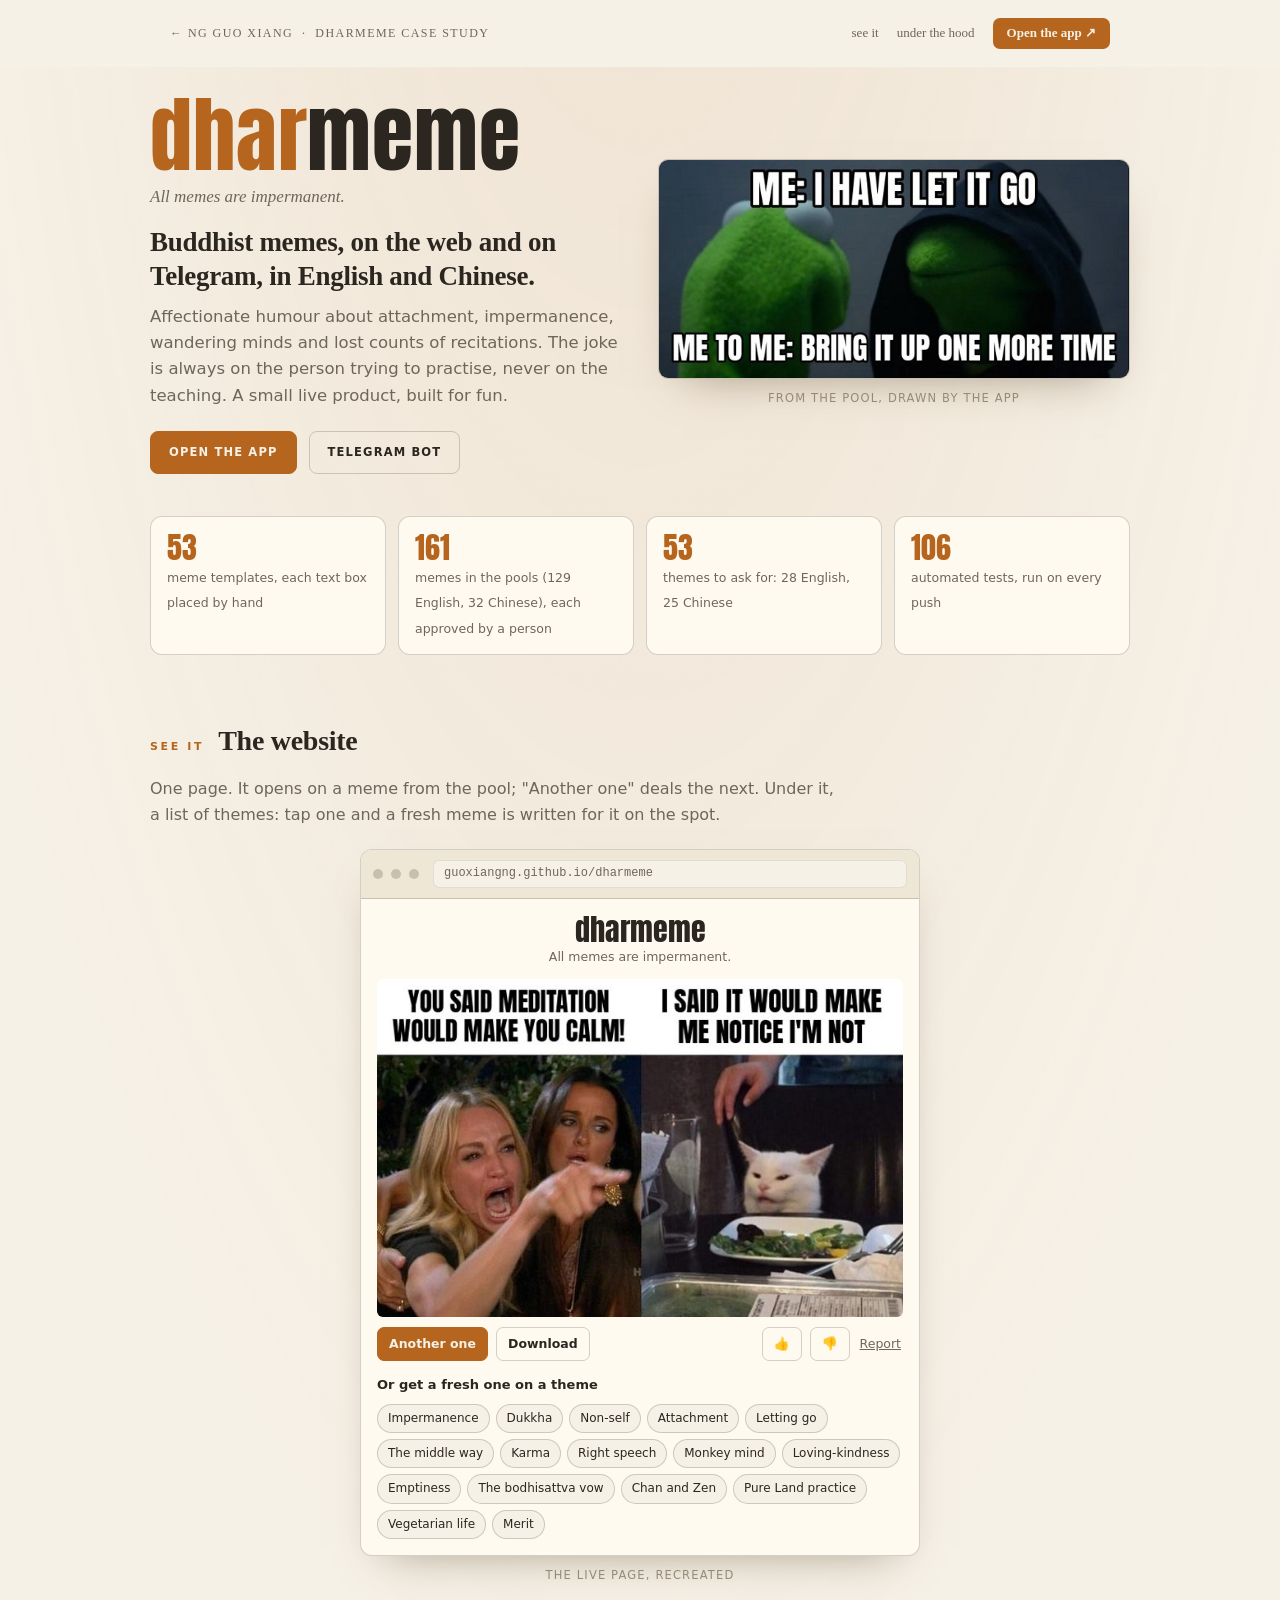
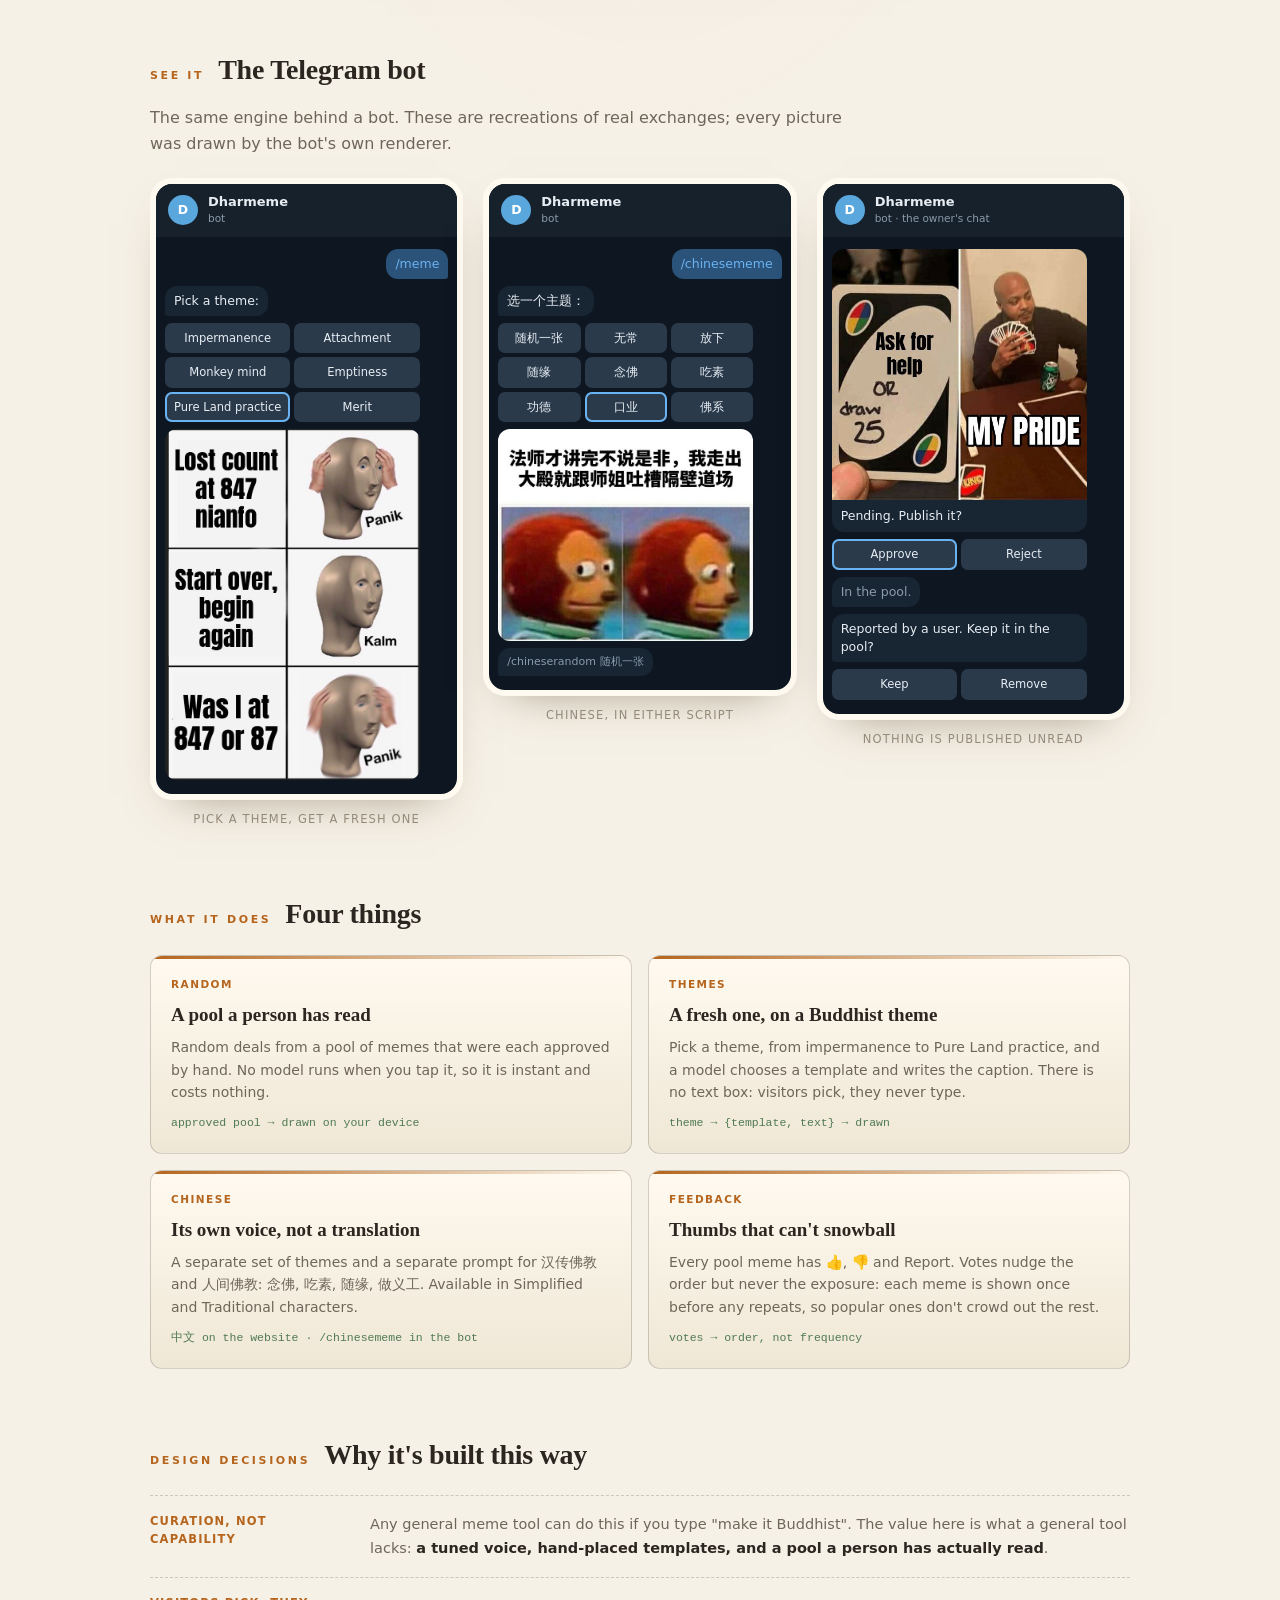
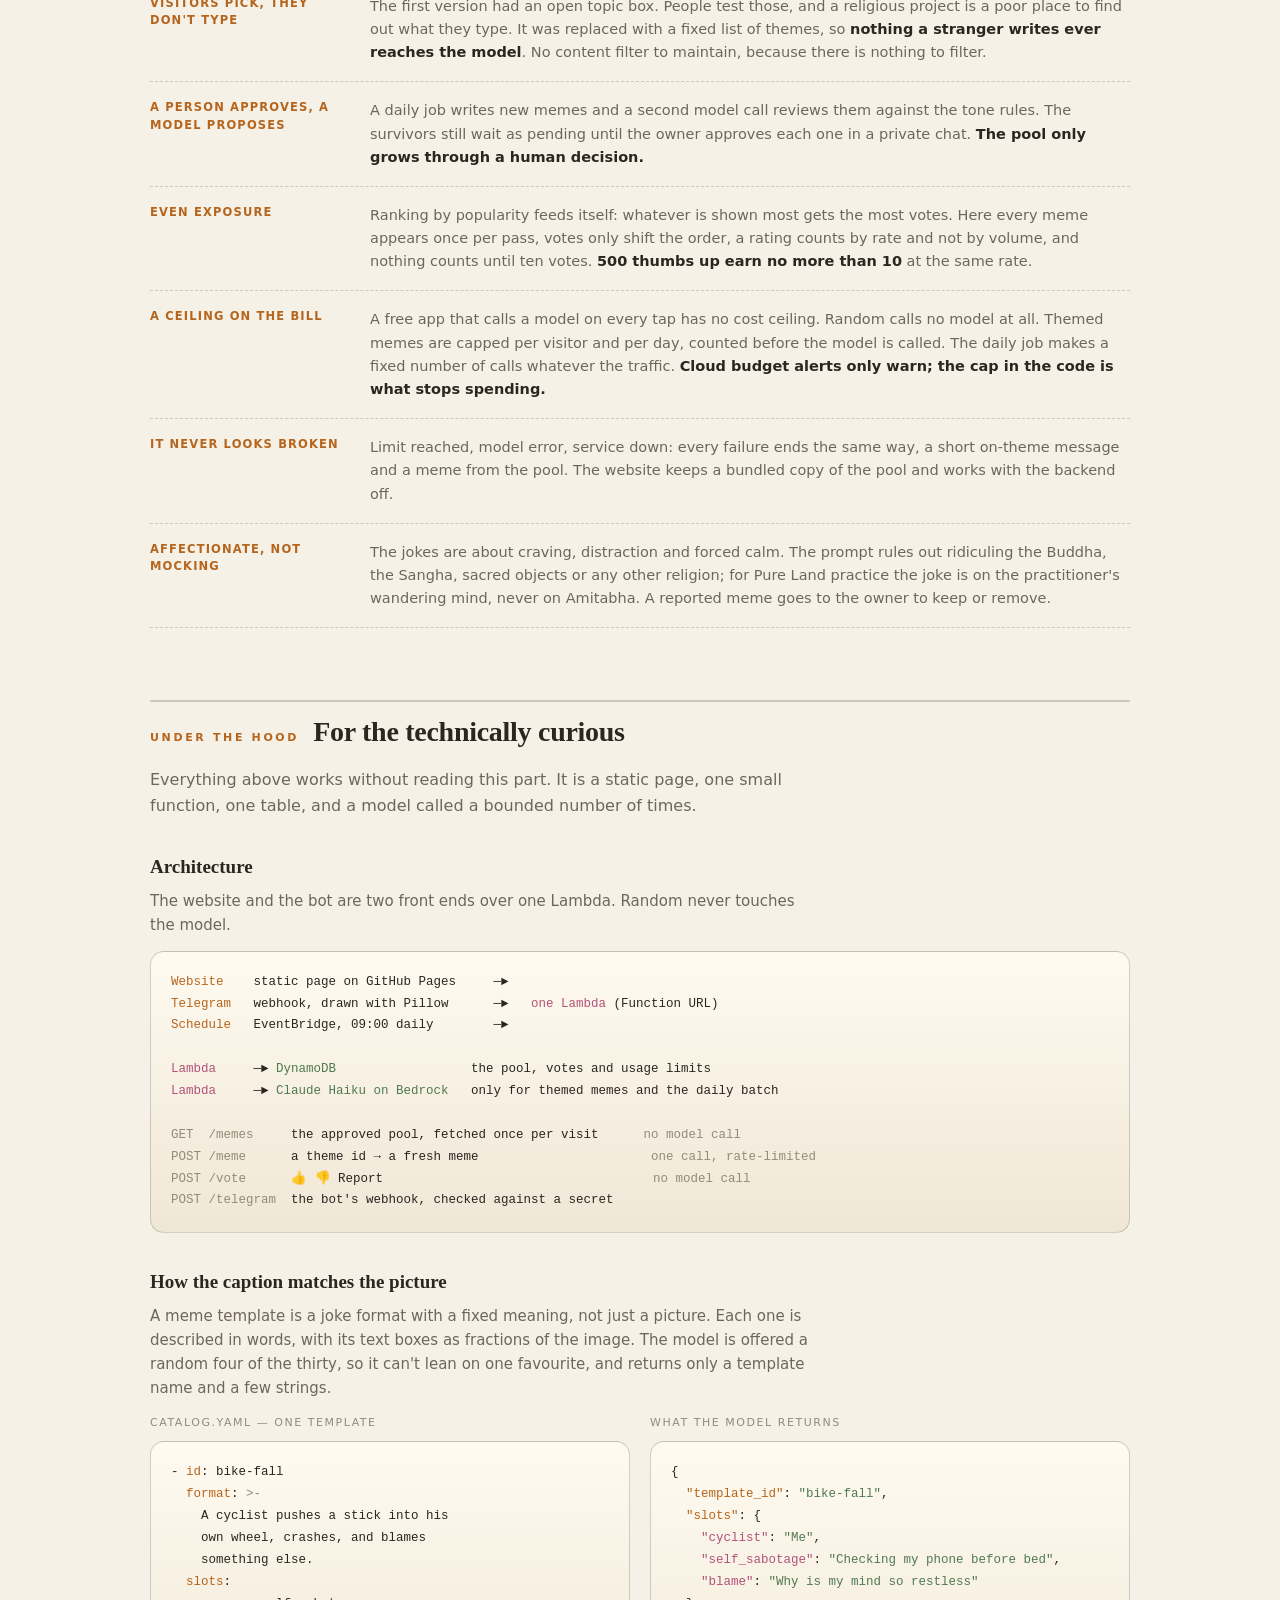
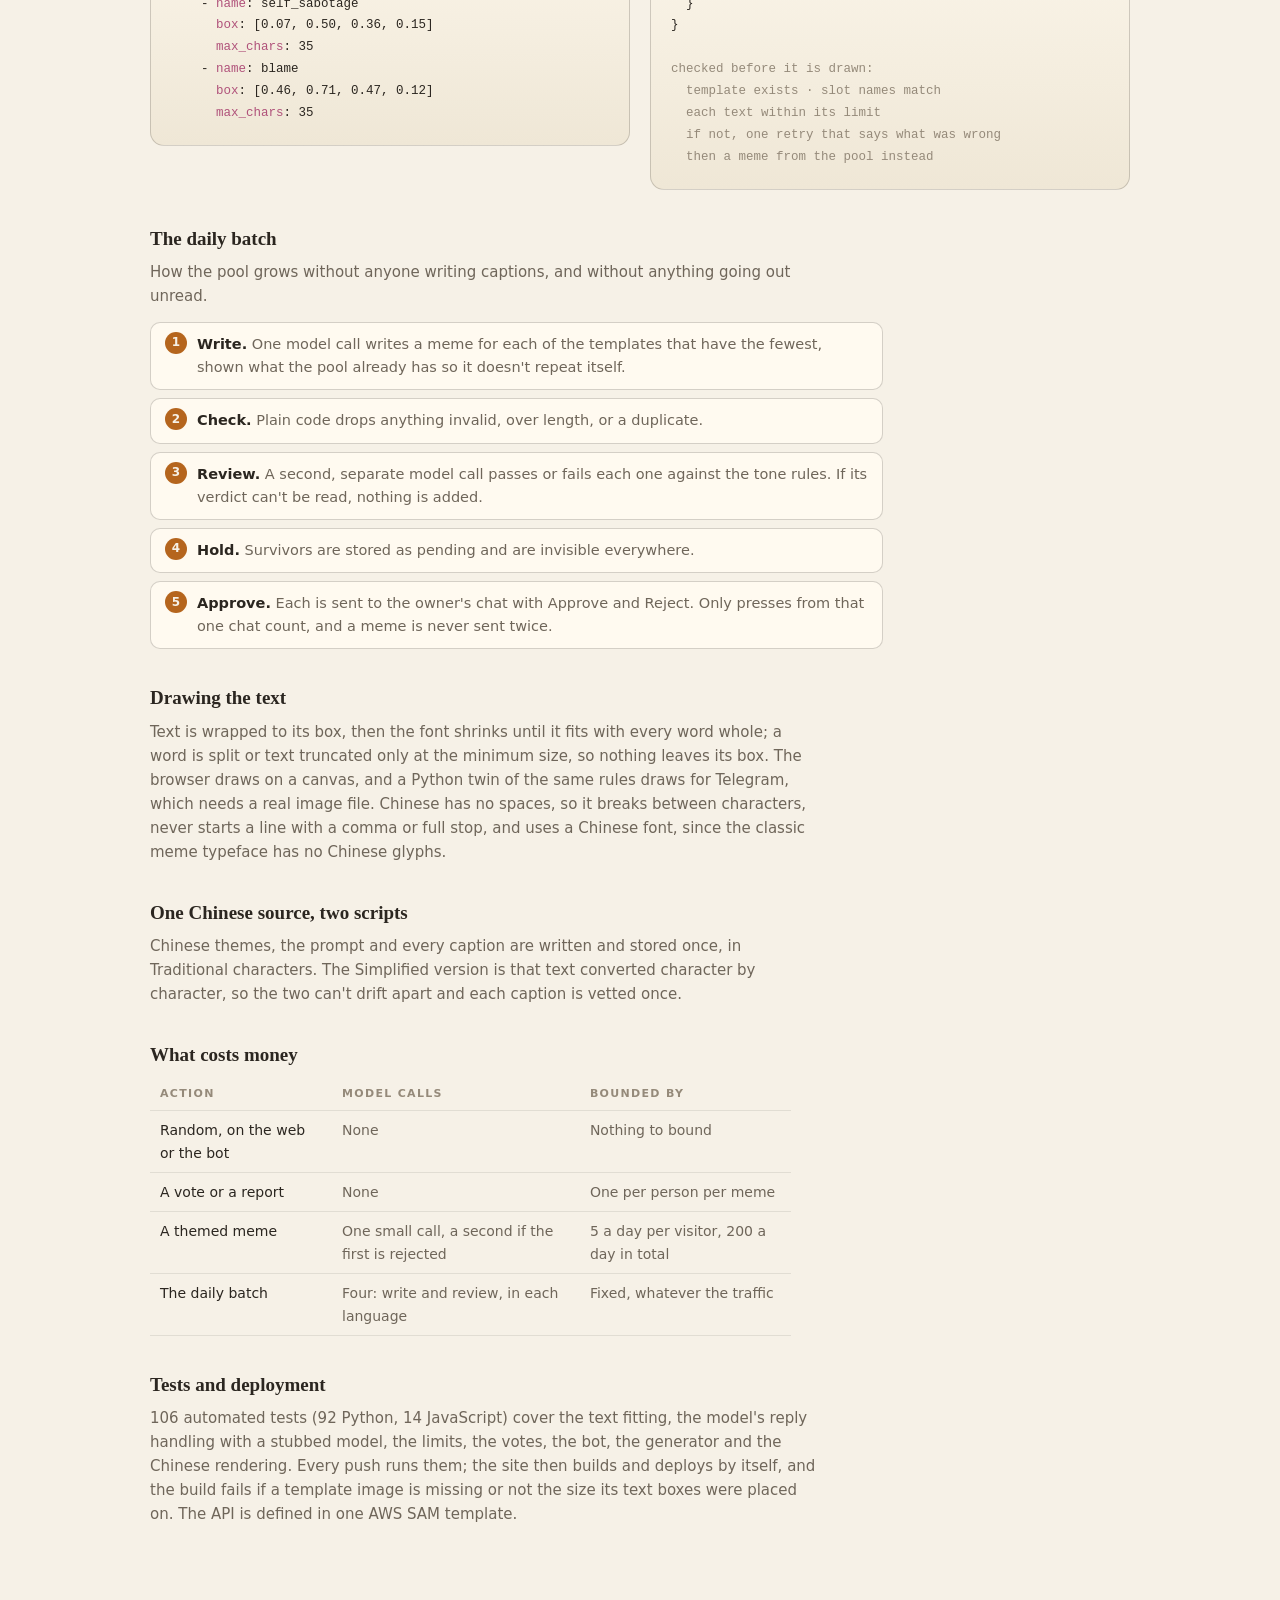
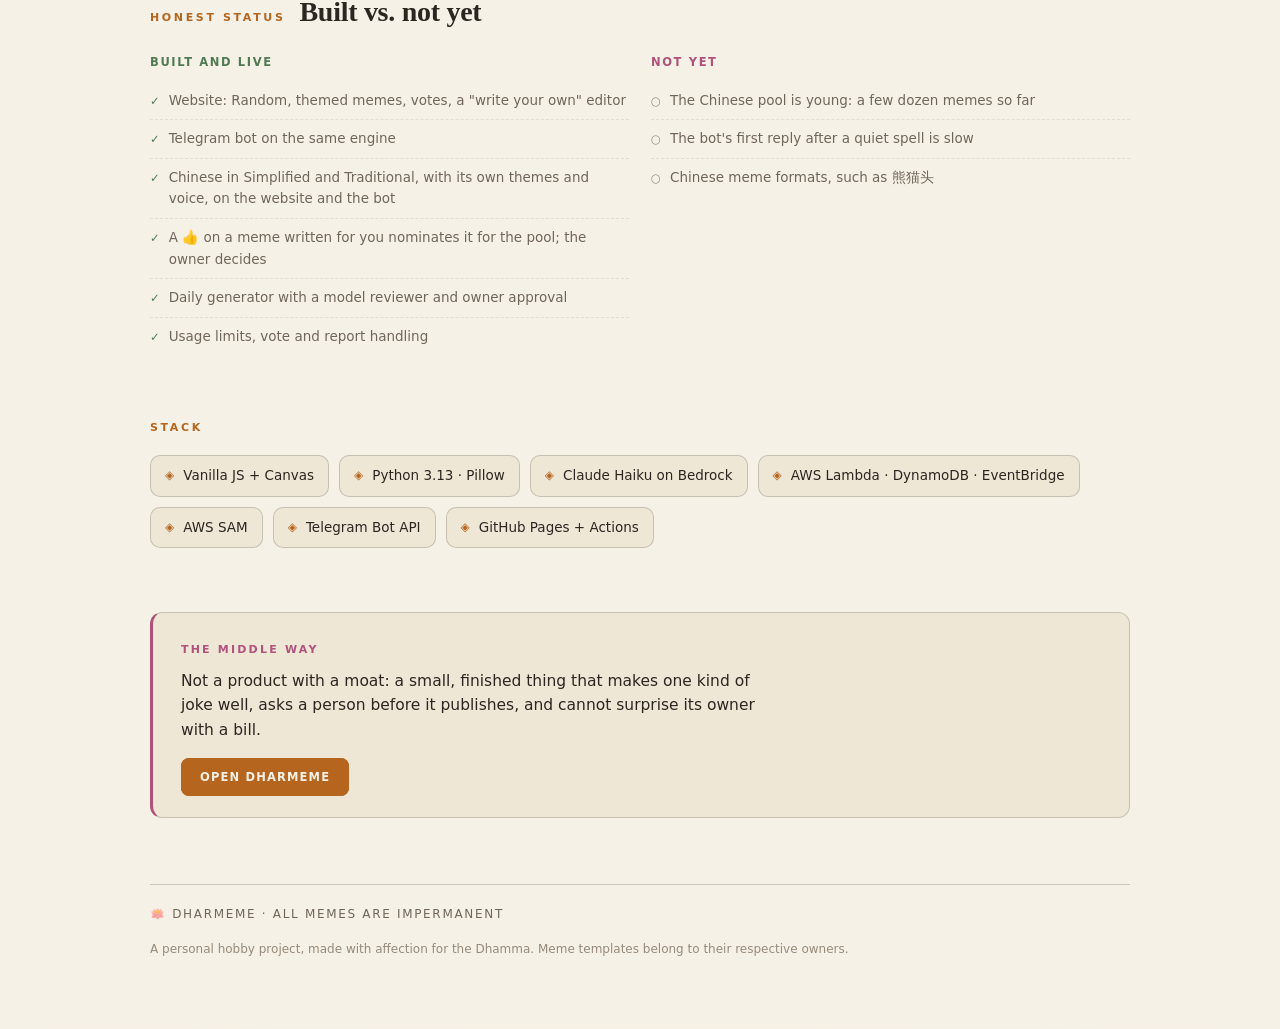
<file: projects/dharmeme.html>
<!doctype html>
<html lang="en">
<head>
<meta charset="UTF-8" />
<meta name="viewport" content="width=device-width, initial-scale=1.0" />
<title>dharmeme — case study | Ng Guo Xiang</title>
<meta name="description" content="dharmeme: a Buddhist meme generator on the web and Telegram, in English and Chinese. A vetted pool, themed memes written by an LLM, votes that can't snowball, and an AI bill with a ceiling." />
<meta property="og:title" content="dharmeme — case study" />
<meta property="og:description" content="A Buddhist meme generator on the web and Telegram, in English and Chinese — what it does, why it's built this way, and how it works." />
<meta property="og:type" content="website" />
<meta property="og:url" content="https://guoxiangng.github.io/projects/dharmeme.html" />
<meta property="og:image" content="https://guoxiangng.github.io/images/dharmeme/hero.jpg" />
<link rel="icon" href="data:image/svg+xml,<svg xmlns=%22http://www.w3.org/2000/svg%22 viewBox=%220 0 100 100%22><text y=%22.9em%22 font-size=%2290%22>🪷</text></svg>" />
<link rel="preconnect" href="https://fonts.googleapis.com" />
<link rel="preconnect" href="https://fonts.gstatic.com" crossorigin />
<link href="https://fonts.googleapis.com/css2?family=Anton&display=swap" rel="stylesheet" />
<style>
  :root{
    --ground:#f6f1e7; --ground-2:#efe7d6; --panel:#fffaf0;
    --ink:#2b2620; --muted:#6f665a; --faint:#958a7a;
    --saffron:#b5651d; --maroon:#7a2e2a; --lotus:#b0527a; --leaf:#4f7a52;
    --line:rgba(43,38,32,.20); --line-soft:rgba(43,38,32,.10);
    --shadow:0 20px 44px -26px rgba(74,54,24,.5);
    --meme:"Anton",Impact,"Arial Black",sans-serif;
    --display:"Georgia","Times New Roman",serif;
    --body:system-ui,-apple-system,"Segoe UI",Roboto,"PingFang SC","Microsoft YaHei",sans-serif;
    --mono:"SFMono-Regular","Consolas","Liberation Mono",monospace;
    /* Telegram mock-ups keep their own dark palette in both themes */
    --tg-bg:#0e1621; --tg-head:#17212b; --tg-in:#182533; --tg-out:#2b5278;
    --tg-key:#2a3a4b; --tg-text:#e7edf3; --tg-dim:#8a9bab; --tg-link:#6ab3f3;
  }
  @media (prefers-color-scheme:dark){
    :root{
      --ground:#1c1a17; --ground-2:#23201c; --panel:#26231f;
      --ink:#eee6d8; --muted:#a99e8d; --faint:#7f7566;
      --saffron:#e0954f; --maroon:#d0766f; --lotus:#e08fb2; --leaf:#8fbf92;
      --line:rgba(224,149,79,.26); --line-soft:rgba(238,230,216,.10);
      --shadow:0 24px 60px -28px rgba(0,0,0,.75);
    }
  }

  *{box-sizing:border-box}
  body{margin:0;background:var(--ground)}
  .page{
    font-family:var(--body); color:var(--ink); background:
      radial-gradient(110% 60% at 50% -10%, rgba(181,101,29,.12), transparent 55%),
      var(--ground);
    line-height:1.6; -webkit-font-smoothing:antialiased; overflow-x:hidden;
    padding:0 20px 70px;
  }
  .wrap{max-width:980px;margin:0 auto}
  .eyebrow{text-transform:uppercase;letter-spacing:.24em;font-size:11px;color:var(--saffron);font-weight:700}
  h2{font-family:var(--display);font-weight:700;letter-spacing:-.01em;text-wrap:balance;margin:0}
  a{color:var(--saffron)}
  .mono{font-family:var(--mono)}
  img{max-width:100%;height:auto;display:block}

  /* ---------- top ribbon ---------- */
  .ribbon{max-width:980px;margin:0 auto;display:flex;justify-content:space-between;
    align-items:center;gap:16px;padding:18px 20px;flex-wrap:wrap}
  .ribbon .brand{letter-spacing:.12em;text-transform:uppercase;font-size:12px;color:var(--muted)}
  .ribbon .links{display:flex;align-items:center;gap:18px;font-size:13px}
  .ribbon .links a{color:var(--muted);text-decoration:none;border-bottom:1px solid transparent}
  .ribbon .links a:hover{color:var(--saffron);border-color:var(--saffron)}
  .ribbon .links a.cta{color:var(--ground);background:var(--saffron);padding:7px 14px;
    border-radius:7px;font-weight:700}

  /* ---------- hero ---------- */
  .hero{display:grid;grid-template-columns:1fr 1fr;gap:36px;align-items:center;padding:26px 0 8px}
  .wordmark{font-family:var(--meme);font-weight:400;font-size:clamp(46px,9vw,84px);
    letter-spacing:.01em;line-height:1;margin:0 0 6px}
  .wordmark .dh{color:var(--saffron)}
  .hero .strap{font-family:var(--display);font-style:italic;color:var(--muted);font-size:17px;margin:0 0 16px}
  .hero h1{font-family:var(--display);font-weight:700;font-size:clamp(21px,3.2vw,27px);
    letter-spacing:-.01em;line-height:1.25;margin:0 0 10px;text-wrap:balance}
  .hero p.intro{color:var(--muted);font-size:16.5px;margin:0;max-width:52ch}
  .hero-cta{display:flex;gap:12px;margin-top:22px;flex-wrap:wrap}
  .btn{text-transform:uppercase;letter-spacing:.1em;font-size:11.5px;font-weight:700;
    padding:11px 18px;border-radius:8px;text-decoration:none;border:1px solid var(--line)}
  .btn.primary{background:var(--saffron);color:var(--ground);border-color:var(--saffron)}
  .btn.ghost{color:var(--ink)}
  .hero-meme{border-radius:10px;overflow:hidden;border:1px solid var(--line);box-shadow:var(--shadow)}
  .cap{text-align:center;font-size:11.5px;color:var(--faint);margin-top:10px;
    text-transform:uppercase;letter-spacing:.1em}

  .numbers{display:grid;grid-template-columns:repeat(4,1fr);gap:12px;margin-top:34px}
  .num{background:var(--panel);border:1px solid var(--line);border-radius:12px;padding:14px 16px}
  .num b{display:block;font-family:var(--meme);font-weight:400;font-size:30px;line-height:1.1;color:var(--saffron)}
  .num span{font-size:12.5px;color:var(--muted)}

  /* ---------- section frame ---------- */
  section{margin-top:64px}
  .sec-head{display:flex;align-items:baseline;gap:14px;margin-bottom:18px;flex-wrap:wrap}
  .sec-head h2{font-size:clamp(21px,3.2vw,28px)}
  .lede{color:var(--muted);max-width:68ch;margin:-6px 0 22px;font-size:16px}
  .prose{max-width:70ch}
  .prose p{color:var(--muted);font-size:16px;margin:0 0 14px}
  .prose p:last-child{margin-bottom:0}
  .prose strong{color:var(--ink)}

  /* ---------- website mock-up ---------- */
  .browser{background:var(--panel);border:1px solid var(--line);border-radius:12px;
    box-shadow:var(--shadow);overflow:hidden;max-width:560px;margin:0 auto}
  .browser .bar{display:flex;align-items:center;gap:8px;padding:10px 12px;background:var(--ground-2);
    border-bottom:1px solid var(--line)}
  .browser .dot{width:10px;height:10px;border-radius:50%;background:var(--line)}
  .browser .url{flex:1;margin-left:6px;background:var(--ground);border:1px solid var(--line-soft);
    border-radius:6px;padding:3px 10px;font-size:12px;color:var(--muted);font-family:var(--mono)}
  .browser .view{padding:16px}
  .site-title{font-family:var(--meme);font-size:30px;text-align:center;line-height:1}
  .site-sub{text-align:center;color:var(--muted);font-size:12.5px;margin:2px 0 12px}
  .browser img{border-radius:6px}
  .row{display:flex;align-items:center;gap:8px;margin-top:10px;flex-wrap:wrap}
  .fake{font-size:12.5px;font-weight:600;border-radius:7px;padding:6px 11px;border:1px solid var(--line)}
  .fake.solid{background:var(--saffron);color:var(--ground);border-color:var(--saffron)}
  .fake.push{margin-left:auto}
  .fake.link{border:0;color:var(--muted);text-decoration:underline;font-weight:400;padding:6px 2px}
  .chips-title{font-size:13px;font-weight:600;margin:14px 0 8px}
  .chips{display:flex;flex-wrap:wrap;gap:6px}
  .chip{font-size:12px;border:1px solid var(--line);border-radius:999px;padding:4px 10px;background:var(--ground)}

  /* ---------- Telegram mock-ups ---------- */
  .phones{display:grid;grid-template-columns:repeat(3,1fr);gap:20px;align-items:start}
  .phone{background:var(--tg-bg);border-radius:22px;border:6px solid var(--panel);
    box-shadow:var(--shadow);overflow:hidden;color:var(--tg-text);font-size:12.5px}
  .tg-head{display:flex;align-items:center;gap:10px;padding:10px 12px;background:var(--tg-head)}
  .tg-avatar{width:30px;height:30px;border-radius:50%;background:#5aa7de;display:flex;
    align-items:center;justify-content:center;font-weight:700;color:#fff;flex:none}
  .tg-name{font-weight:600;font-size:13px;line-height:1.2}
  .tg-sub{font-size:10.5px;color:var(--tg-dim)}
  .tg-body{padding:12px 9px 14px;display:flex;flex-direction:column;gap:7px}
  .msg{max-width:90%;border-radius:12px;padding:6px 9px;line-height:1.45}
  .msg.me{align-self:flex-end;background:var(--tg-out);border-bottom-right-radius:3px}
  .msg.bot{align-self:flex-start;background:var(--tg-in);border-bottom-left-radius:3px}
  .msg.cmd{color:var(--tg-link)}
  .photo{align-self:flex-start;max-width:90%;background:var(--tg-in);border-radius:12px;overflow:hidden}
  .photo p{margin:0;padding:6px 9px}
  .keys{align-self:flex-start;width:90%;display:grid;gap:4px}
  .keys.k2{grid-template-columns:1fr 1fr}
  .keys.k3{grid-template-columns:1fr 1fr 1fr}
  .key{background:var(--tg-key);border-radius:7px;padding:6px 4px;text-align:center;font-size:11.5px}
  .key.tapped{outline:2px solid var(--tg-link);outline-offset:-2px}
  .phone-cap{text-align:center;font-size:11.5px;color:var(--faint);margin-top:10px;
    text-transform:uppercase;letter-spacing:.1em}

  /* ---------- cards ---------- */
  .quad{display:grid;grid-template-columns:repeat(2,1fr);gap:16px}
  .form{background:linear-gradient(180deg,var(--panel),var(--ground-2));border:1px solid var(--line);
    border-radius:12px;padding:20px;position:relative;overflow:hidden}
  .form::after{content:"";position:absolute;inset:0 0 auto;height:3px;
    background:linear-gradient(90deg,var(--saffron),transparent)}
  .form .k{text-transform:uppercase;letter-spacing:.14em;font-size:10.5px;color:var(--saffron);font-weight:700}
  .form h3{font-family:var(--display);font-size:19px;margin:7px 0 6px;font-weight:700}
  .form p{margin:0;color:var(--muted);font-size:14px}
  .form .role{margin-top:11px;font-family:var(--mono);font-size:11.5px;color:var(--leaf)}

  /* ---------- design decisions ---------- */
  .decision{display:grid;grid-template-columns:200px 1fr;gap:20px;padding:17px 0;
    border-top:1px dashed var(--line)}
  .decision:last-child{border-bottom:1px dashed var(--line)}
  .decision .d-label{text-transform:uppercase;letter-spacing:.1em;font-size:11.5px;
    color:var(--saffron);font-weight:700;line-height:1.5}
  .decision p{margin:0;color:var(--muted);font-size:14.5px}
  .decision strong{color:var(--ink)}

  /* ---------- under the hood ---------- */
  .hood{border-top:2px solid var(--line);margin-top:72px;padding-top:8px}
  .hood h3{font-family:var(--display);font-size:19px;margin:34px 0 6px}
  .hood h3 + p{color:var(--muted);font-size:15px;max-width:70ch;margin:0 0 14px}
  .route{background:linear-gradient(180deg,var(--panel),var(--ground-2));
    border:1px solid var(--line);border-radius:14px;padding:20px;overflow-x:auto}
  .route pre{margin:0;font-family:var(--mono);font-size:12.5px;line-height:1.75;color:var(--ink);white-space:pre}
  .route .g{color:var(--saffron)} .route .h{color:var(--lotus)} .route .t{color:var(--leaf)} .route .m{color:var(--faint)}
  .payload-grid{display:grid;grid-template-columns:1fr 1fr;gap:20px;align-items:start}
  .panel-label{text-transform:uppercase;letter-spacing:.14em;font-size:11px;color:var(--faint);margin:0 0 10px}
  .steps{counter-reset:step;list-style:none;margin:0;padding:0;display:grid;gap:8px;max-width:72ch}
  .steps li{counter-increment:step;position:relative;padding:10px 14px 10px 46px;background:var(--panel);
    border:1px solid var(--line);border-radius:10px;font-size:14.5px;color:var(--muted)}
  .steps li::before{content:counter(step);position:absolute;left:14px;top:9px;width:22px;height:22px;
    border-radius:50%;background:var(--saffron);color:var(--ground);font-size:12px;font-weight:700;
    display:flex;align-items:center;justify-content:center}
  .steps strong{color:var(--ink)}
  table{border-collapse:collapse;width:100%;max-width:72ch;font-size:14px}
  th,td{text-align:left;padding:8px 10px;border-bottom:1px solid var(--line-soft);vertical-align:top}
  th{font-size:11px;text-transform:uppercase;letter-spacing:.12em;color:var(--faint);font-weight:700}
  td{color:var(--muted)} td:first-child{color:var(--ink)}

  /* ---------- status, stack, closing ---------- */
  .status-grid{display:grid;grid-template-columns:1fr 1fr;gap:22px}
  .status-col h3{text-transform:uppercase;letter-spacing:.14em;font-size:11.5px;font-weight:700;margin:0 0 10px}
  .status-col.done h3{color:var(--leaf)}
  .status-col.next h3{color:var(--lotus)}
  .status-item{display:flex;gap:9px;align-items:flex-start;padding:8px 0;font-size:13.5px;
    color:var(--muted);border-top:1px dashed var(--line-soft)}
  .status-item:first-of-type{border-top:none}
  .status-item .mk{flex:none;margin-top:2px;font-size:11.5px}
  .status-col.done .mk{color:var(--leaf)}
  .status-col.next .mk{color:var(--faint)}
  .crew{display:flex;flex-wrap:wrap;gap:10px}
  .flag{display:inline-flex;align-items:center;gap:9px;background:var(--ground-2);
    border:1px solid var(--line);border-radius:10px;padding:9px 14px;font-size:13.5px}
  .flag .fx{color:var(--saffron);font-size:12px}
  .final{background:var(--ground-2);border:1px solid var(--line);border-left:3px solid var(--lotus);
    border-radius:12px;padding:28px}
  .final .k{text-transform:uppercase;letter-spacing:.2em;font-size:11px;color:var(--lotus);
    font-weight:700;display:block;margin-bottom:10px}
  .final p{margin:0 0 20px;color:var(--ink);font-size:15.5px;max-width:60ch}

  footer{max-width:980px;margin:66px auto 0;padding-top:20px;border-top:1px solid var(--line);
    color:var(--faint);font-size:12px;display:flex;justify-content:space-between;gap:16px;flex-wrap:wrap}
  footer .jr{letter-spacing:.14em;text-transform:uppercase;color:var(--muted)}

  @media (max-width:860px){
    .hero{grid-template-columns:1fr;gap:26px}
    .phones{grid-template-columns:1fr;max-width:340px;margin:0 auto}
    .decision{grid-template-columns:1fr;gap:6px}
    .payload-grid{grid-template-columns:1fr}
    .numbers{grid-template-columns:repeat(2,1fr)}
  }
  @media (max-width:520px){
    .quad,.status-grid{grid-template-columns:1fr}
  }
</style>
</head>
<body>

<div class="ribbon">
  <div class="brand"><a href="https://guoxiangng.github.io/" style="color:inherit;text-decoration:none">← Ng Guo Xiang</a> &nbsp;·&nbsp; dharmeme case study</div>
  <div class="links">
    <a href="#see">see it</a>
    <a href="#hood">under the hood</a>
    <a href="/dharmeme/" class="cta">Open the app ↗</a>
  </div>
</div>

<div class="page">
  <div class="wrap">

    <!-- HERO -->
    <div class="hero">
      <div>
        <div class="wordmark"><span class="dh">dhar</span>meme</div>
        <p class="strap">All memes are impermanent.</p>
        <h1>Buddhist memes, on the web and on Telegram, in English and Chinese.</h1>
        <p class="intro">Affectionate humour about attachment, impermanence, wandering minds and
        lost counts of recitations. The joke is always on the person trying to practise, never on
        the teaching. A small live product, built for fun.</p>
        <div class="hero-cta">
          <a class="btn primary" href="/dharmeme/">Open the app</a>
          <a class="btn ghost" href="https://t.me/Dhamma_meme_bot">Telegram bot</a>
        </div>
      </div>
      <div>
        <img class="hero-meme" src="/images/dharmeme/hero.jpg" width="640" height="297"
             alt="Evil Kermit meme. Me: I have let it go. Me to me: bring it up one more time." />
        <div class="cap">From the pool, drawn by the app</div>
      </div>
    </div>

    <div class="numbers">
      <div class="num"><b>53</b><span>meme templates, each text box placed by hand</span></div>
      <div class="num"><b>161</b><span>memes in the pools (129 English, 32 Chinese), each approved by a person</span></div>
      <div class="num"><b>53</b><span>themes to ask for: 28 English, 25 Chinese</span></div>
      <div class="num"><b>106</b><span>automated tests, run on every push</span></div>
    </div>

    <!-- SEE IT -->
    <section id="see">
      <div class="sec-head"><span class="eyebrow">See it</span><h2>The website</h2></div>
      <p class="lede">One page. It opens on a meme from the pool; "Another one" deals the next. Under
      it, a list of themes: tap one and a fresh meme is written for it on the spot.</p>
      <div class="browser">
        <div class="bar"><span class="dot"></span><span class="dot"></span><span class="dot"></span>
          <span class="url">guoxiangng.github.io/dharmeme</span></div>
        <div class="view">
          <div class="site-title">dharmeme</div>
          <div class="site-sub">All memes are impermanent.</div>
          <img src="/images/dharmeme/random.jpg" width="640" height="412" loading="lazy"
               alt="Woman yelling at cat meme. You said meditation would make you calm! I said it would make me notice I'm not." />
          <div class="row">
            <span class="fake solid">Another one</span><span class="fake">Download</span>
            <span class="fake push">👍</span><span class="fake">👎</span><span class="fake link">Report</span>
          </div>
          <div class="chips-title">Or get a fresh one on a theme</div>
          <div class="chips">
            <span class="chip">Impermanence</span><span class="chip">Dukkha</span><span class="chip">Non-self</span>
            <span class="chip">Attachment</span><span class="chip">Letting go</span><span class="chip">The middle way</span>
            <span class="chip">Karma</span><span class="chip">Right speech</span><span class="chip">Monkey mind</span>
            <span class="chip">Loving-kindness</span><span class="chip">Emptiness</span>
            <span class="chip">The bodhisattva vow</span><span class="chip">Chan and Zen</span>
            <span class="chip">Pure Land practice</span><span class="chip">Vegetarian life</span><span class="chip">Merit</span>
          </div>
        </div>
      </div>
      <div class="cap">The live page, recreated</div>
    </section>

    <section>
      <div class="sec-head"><span class="eyebrow">See it</span><h2>The Telegram bot</h2></div>
      <p class="lede">The same engine behind a bot. These are recreations of real exchanges; every
      picture was drawn by the bot's own renderer.</p>
      <div class="phones">
        <div>
          <div class="phone">
            <div class="tg-head"><div class="tg-avatar">D</div>
              <div><div class="tg-name">Dharmeme</div><div class="tg-sub">bot</div></div></div>
            <div class="tg-body">
              <div class="msg me cmd">/meme</div>
              <div class="msg bot">Pick a theme:</div>
              <div class="keys k2">
                <div class="key">Impermanence</div><div class="key">Attachment</div>
                <div class="key">Monkey mind</div><div class="key">Emptiness</div>
                <div class="key tapped">Pure Land practice</div><div class="key">Merit</div>
              </div>
              <div class="photo">
                <img src="/images/dharmeme/theme.jpg" width="640" height="881" loading="lazy"
                     alt="Panik Kalm Panik meme. Lost count at 847 nianfo. Start over, begin again. Was I at 847 or 87." />
              </div>
            </div>
          </div>
          <div class="phone-cap">Pick a theme, get a fresh one</div>
        </div>

        <div>
          <div class="phone">
            <div class="tg-head"><div class="tg-avatar">D</div>
              <div><div class="tg-name">Dharmeme</div><div class="tg-sub">bot</div></div></div>
            <div class="tg-body">
              <div class="msg me cmd">/chinesememe</div>
              <div class="msg bot">选一个主题：</div>
              <div class="keys k3">
                <div class="key">随机一张</div><div class="key">无常</div><div class="key">放下</div>
                <div class="key">随缘</div><div class="key">念佛</div><div class="key">吃素</div>
                <div class="key">功德</div><div class="key tapped">口业</div><div class="key">佛系</div>
              </div>
              <div class="photo">
                <img src="/images/dharmeme/chinese.jpg" width="640" height="533" loading="lazy"
                     alt="Monkey Puppet meme with a Simplified Chinese caption: the Dharma teacher has just finished saying not to gossip, and I walk out of the hall complaining to a fellow practitioner about the temple next door." />
              </div>
              <div class="msg bot" style="font-size:11px;color:var(--tg-dim)">/chineserandom 随机一张</div>
            </div>
          </div>
          <div class="phone-cap">Chinese, in either script</div>
        </div>

        <div>
          <div class="phone">
            <div class="tg-head"><div class="tg-avatar">D</div>
              <div><div class="tg-name">Dharmeme</div><div class="tg-sub">bot · the owner's chat</div></div></div>
            <div class="tg-body">
              <div class="photo">
                <img src="/images/dharmeme/pending.jpg" width="500" height="494" loading="lazy"
                     alt="UNO Draw 25 meme. The card says: ask for help, or draw 25. The player holding a huge hand of cards is labelled: my pride." />
                <p>Pending. Publish it?</p>
              </div>
              <div class="keys k2"><div class="key tapped">Approve</div><div class="key">Reject</div></div>
              <div class="msg bot" style="color:var(--tg-dim)">In the pool.</div>
              <div class="msg bot">Reported by a user. Keep it in the pool?</div>
              <div class="keys k2"><div class="key">Keep</div><div class="key">Remove</div></div>
            </div>
          </div>
          <div class="phone-cap">Nothing is published unread</div>
        </div>
      </div>
    </section>

    <!-- WHAT IT DOES -->
    <section>
      <div class="sec-head"><span class="eyebrow">What it does</span><h2>Four things</h2></div>
      <div class="quad">
        <div class="form">
          <div class="k">Random</div>
          <h3>A pool a person has read</h3>
          <p>Random deals from a pool of memes that were each approved by hand. No model runs when
          you tap it, so it is instant and costs nothing.</p>
          <div class="role">approved pool → drawn on your device</div>
        </div>
        <div class="form">
          <div class="k">Themes</div>
          <h3>A fresh one, on a Buddhist theme</h3>
          <p>Pick a theme, from impermanence to Pure Land practice, and a model chooses a template
          and writes the caption. There is no text box: visitors pick, they never type.</p>
          <div class="role">theme → {template, text} → drawn</div>
        </div>
        <div class="form">
          <div class="k">Chinese</div>
          <h3>Its own voice, not a translation</h3>
          <p>A separate set of themes and a separate prompt for 汉传佛教 and 人间佛教: 念佛, 吃素,
          随缘, 做义工. Available in Simplified and Traditional characters.</p>
          <div class="role">中文 on the website · /chinesememe in the bot</div>
        </div>
        <div class="form">
          <div class="k">Feedback</div>
          <h3>Thumbs that can't snowball</h3>
          <p>Every pool meme has 👍, 👎 and Report. Votes nudge the order but never the exposure:
          each meme is shown once before any repeats, so popular ones don't crowd out the rest.</p>
          <div class="role">votes → order, not frequency</div>
        </div>
      </div>
    </section>

    <!-- DESIGN DECISIONS -->
    <section>
      <div class="sec-head"><span class="eyebrow">Design decisions</span><h2>Why it's built this way</h2></div>
      <div class="decisions">
        <div class="decision">
          <div class="d-label">Curation, not capability</div>
          <p>Any general meme tool can do this if you type "make it Buddhist". The value here is
          what a general tool lacks: <strong>a tuned voice, hand-placed templates, and a pool a
          person has actually read</strong>.</p>
        </div>
        <div class="decision">
          <div class="d-label">Visitors pick, they don't type</div>
          <p>The first version had an open topic box. People test those, and a religious project
          is a poor place to find out what they type. It was replaced with a fixed list of themes,
          so <strong>nothing a stranger writes ever reaches the model</strong>. No content filter
          to maintain, because there is nothing to filter.</p>
        </div>
        <div class="decision">
          <div class="d-label">A person approves, a model proposes</div>
          <p>A daily job writes new memes and a second model call reviews them against the tone
          rules. The survivors still wait as pending until the owner approves each one in a
          private chat. <strong>The pool only grows through a human decision.</strong></p>
        </div>
        <div class="decision">
          <div class="d-label">Even exposure</div>
          <p>Ranking by popularity feeds itself: whatever is shown most gets the most votes. Here
          every meme appears once per pass, votes only shift the order, a rating counts by rate and
          not by volume, and nothing counts until ten votes. <strong>500 thumbs up earn no more
          than 10</strong> at the same rate.</p>
        </div>
        <div class="decision">
          <div class="d-label">A ceiling on the bill</div>
          <p>A free app that calls a model on every tap has no cost ceiling. Random calls no model
          at all. Themed memes are capped per visitor and per day, counted before the model is
          called. The daily job makes a fixed number of calls whatever the traffic.
          <strong>Cloud budget alerts only warn; the cap in the code is what stops spending.</strong></p>
        </div>
        <div class="decision">
          <div class="d-label">It never looks broken</div>
          <p>Limit reached, model error, service down: every failure ends the same way, a short
          on-theme message and a meme from the pool. The website keeps a bundled copy of the pool
          and works with the backend off.</p>
        </div>
        <div class="decision">
          <div class="d-label">Affectionate, not mocking</div>
          <p>The jokes are about craving, distraction and forced calm. The prompt rules out
          ridiculing the Buddha, the Sangha, sacred objects or any other religion; for Pure Land
          practice the joke is on the practitioner's wandering mind, never on Amitabha. A reported
          meme goes to the owner to keep or remove.</p>
        </div>
      </div>
    </section>

    <!-- UNDER THE HOOD -->
    <section id="hood" class="hood">
      <div class="sec-head"><span class="eyebrow">Under the hood</span><h2>For the technically curious</h2></div>
      <p class="lede">Everything above works without reading this part. It is a static page, one
      small function, one table, and a model called a bounded number of times.</p>

      <h3>Architecture</h3>
      <p>The website and the bot are two front ends over one Lambda. Random never touches the model.</p>
      <div class="route">
<pre><span class="g">Website</span>    static page on GitHub Pages     ─►
<span class="g">Telegram</span>   webhook, drawn with Pillow      ─►   <span class="h">one Lambda</span> (Function URL)
<span class="g">Schedule</span>   EventBridge, 09:00 daily        ─►

<span class="h">Lambda</span>     ─► <span class="t">DynamoDB</span>                  the pool, votes and usage limits
<span class="h">Lambda</span>     ─► <span class="t">Claude Haiku on Bedrock</span>   only for themed memes and the daily batch

<span class="m">GET  /memes</span>     the approved pool, fetched once per visit      <span class="m">no model call</span>
<span class="m">POST /meme</span>      a theme id → a fresh meme                       <span class="m">one call, rate-limited</span>
<span class="m">POST /vote</span>      👍 👎 Report                                    <span class="m">no model call</span>
<span class="m">POST /telegram</span>  the bot's webhook, checked against a secret</pre>
      </div>

      <h3>How the caption matches the picture</h3>
      <p>A meme template is a joke format with a fixed meaning, not just a picture. Each one is
      described in words, with its text boxes as fractions of the image. The model is offered a
      random four of the thirty, so it can't lean on one favourite, and returns only a template name
      and a few strings.</p>
      <div class="payload-grid">
        <div>
          <p class="panel-label">catalog.yaml — one template</p>
          <div class="route">
<pre>- <span class="g">id</span>: bike-fall
  <span class="g">format</span>: <span class="m">&gt;-</span>
    A cyclist pushes a stick into his
    own wheel, crashes, and blames
    something else.
  <span class="g">slots</span>:
    - <span class="h">name</span>: self_sabotage
      <span class="h">box</span>: [0.07, 0.50, 0.36, 0.15]
      <span class="h">max_chars</span>: 35
    - <span class="h">name</span>: blame
      <span class="h">box</span>: [0.46, 0.71, 0.47, 0.12]
      <span class="h">max_chars</span>: 35</pre>
          </div>
        </div>
        <div>
          <p class="panel-label">what the model returns</p>
          <div class="route">
<pre>{
  <span class="g">"template_id"</span>: <span class="t">"bike-fall"</span>,
  <span class="g">"slots"</span>: {
    <span class="h">"cyclist"</span>: <span class="t">"Me"</span>,
    <span class="h">"self_sabotage"</span>: <span class="t">"Checking my phone before bed"</span>,
    <span class="h">"blame"</span>: <span class="t">"Why is my mind so restless"</span>
  }
}

<span class="m">checked before it is drawn:
  template exists · slot names match
  each text within its limit
  if not, one retry that says what was wrong
  then a meme from the pool instead</span></pre>
          </div>
        </div>
      </div>

      <h3>The daily batch</h3>
      <p>How the pool grows without anyone writing captions, and without anything going out unread.</p>
      <ol class="steps">
        <li><strong>Write.</strong> One model call writes a meme for each of the templates that have the fewest, shown what the pool already has so it doesn't repeat itself.</li>
        <li><strong>Check.</strong> Plain code drops anything invalid, over length, or a duplicate.</li>
        <li><strong>Review.</strong> A second, separate model call passes or fails each one against the tone rules. If its verdict can't be read, nothing is added.</li>
        <li><strong>Hold.</strong> Survivors are stored as pending and are invisible everywhere.</li>
        <li><strong>Approve.</strong> Each is sent to the owner's chat with Approve and Reject. Only presses from that one chat count, and a meme is never sent twice.</li>
      </ol>

      <h3>Drawing the text</h3>
      <p>Text is wrapped to its box, then the font shrinks until it fits with every word whole; a
      word is split or text truncated only at the minimum size, so nothing leaves its box. The
      browser draws on a canvas, and a Python twin of the same rules draws for Telegram, which needs
      a real image file. Chinese has no spaces, so it breaks between characters, never starts a line
      with a comma or full stop, and uses a Chinese font, since the classic meme typeface has no
      Chinese glyphs.</p>

      <h3>One Chinese source, two scripts</h3>
      <p>Chinese themes, the prompt and every caption are written and stored once, in Traditional
      characters. The Simplified version is that text converted character by character, so the two
      can't drift apart and each caption is vetted once.</p>

      <h3>What costs money</h3>
      <table>
        <tr><th>Action</th><th>Model calls</th><th>Bounded by</th></tr>
        <tr><td>Random, on the web or the bot</td><td>None</td><td>Nothing to bound</td></tr>
        <tr><td>A vote or a report</td><td>None</td><td>One per person per meme</td></tr>
        <tr><td>A themed meme</td><td>One small call, a second if the first is rejected</td><td>5 a day per visitor, 200 a day in total</td></tr>
        <tr><td>The daily batch</td><td>Four: write and review, in each language</td><td>Fixed, whatever the traffic</td></tr>
      </table>

      <h3>Tests and deployment</h3>
      <p>106 automated tests (92 Python, 14 JavaScript) cover the text fitting, the model's reply
      handling with a stubbed model, the limits, the votes, the bot, the generator and the Chinese
      rendering. Every push runs them; the site then builds and deploys by itself, and the build
      fails if a template image is missing or not the size its text boxes were placed on. The API
      is defined in one AWS SAM template.</p>
    </section>

    <!-- STATUS -->
    <section id="status">
      <div class="sec-head"><span class="eyebrow">Honest status</span><h2>Built vs. not yet</h2></div>
      <div class="status-grid">
        <div class="status-col done">
          <h3>Built and live</h3>
          <div class="status-item"><span class="mk">✓</span><span>Website: Random, themed memes, votes, a "write your own" editor</span></div>
          <div class="status-item"><span class="mk">✓</span><span>Telegram bot on the same engine</span></div>
          <div class="status-item"><span class="mk">✓</span><span>Chinese in Simplified and Traditional, with its own themes and voice, on the website and the bot</span></div>
          <div class="status-item"><span class="mk">✓</span><span>A 👍 on a meme written for you nominates it for the pool; the owner decides</span></div>
          <div class="status-item"><span class="mk">✓</span><span>Daily generator with a model reviewer and owner approval</span></div>
          <div class="status-item"><span class="mk">✓</span><span>Usage limits, vote and report handling</span></div>
        </div>
        <div class="status-col next">
          <h3>Not yet</h3>
          <div class="status-item"><span class="mk">○</span><span>The Chinese pool is young: a few dozen memes so far</span></div>
          <div class="status-item"><span class="mk">○</span><span>The bot's first reply after a quiet spell is slow</span></div>
          <div class="status-item"><span class="mk">○</span><span>Chinese meme formats, such as 熊猫头</span></div>
        </div>
      </div>
    </section>

    <!-- STACK -->
    <section>
      <div class="sec-head"><span class="eyebrow">Stack</span></div>
      <div class="crew">
        <span class="flag"><span class="fx">◈</span>Vanilla JS + Canvas</span>
        <span class="flag"><span class="fx">◈</span>Python 3.13 · Pillow</span>
        <span class="flag"><span class="fx">◈</span>Claude Haiku on Bedrock</span>
        <span class="flag"><span class="fx">◈</span>AWS Lambda · DynamoDB · EventBridge</span>
        <span class="flag"><span class="fx">◈</span>AWS SAM</span>
        <span class="flag"><span class="fx">◈</span>Telegram Bot API</span>
        <span class="flag"><span class="fx">◈</span>GitHub Pages + Actions</span>
      </div>
    </section>

    <!-- CLOSING -->
    <section>
      <div class="final">
        <span class="k">The middle way</span>
        <p>Not a product with a moat: a small, finished thing that makes one kind of joke well, asks
        a person before it publishes, and cannot surprise its owner with a bill.</p>
        <a class="btn primary" href="/dharmeme/">Open dharmeme</a>
      </div>
    </section>

  </div>

  <footer>
    <span class="jr">🪷 dharmeme · all memes are impermanent</span>
    <span>A personal hobby project, made with affection for the Dhamma. Meme templates belong to their respective owners.</span>
  </footer>
</div>

</body>
</html>
</file>
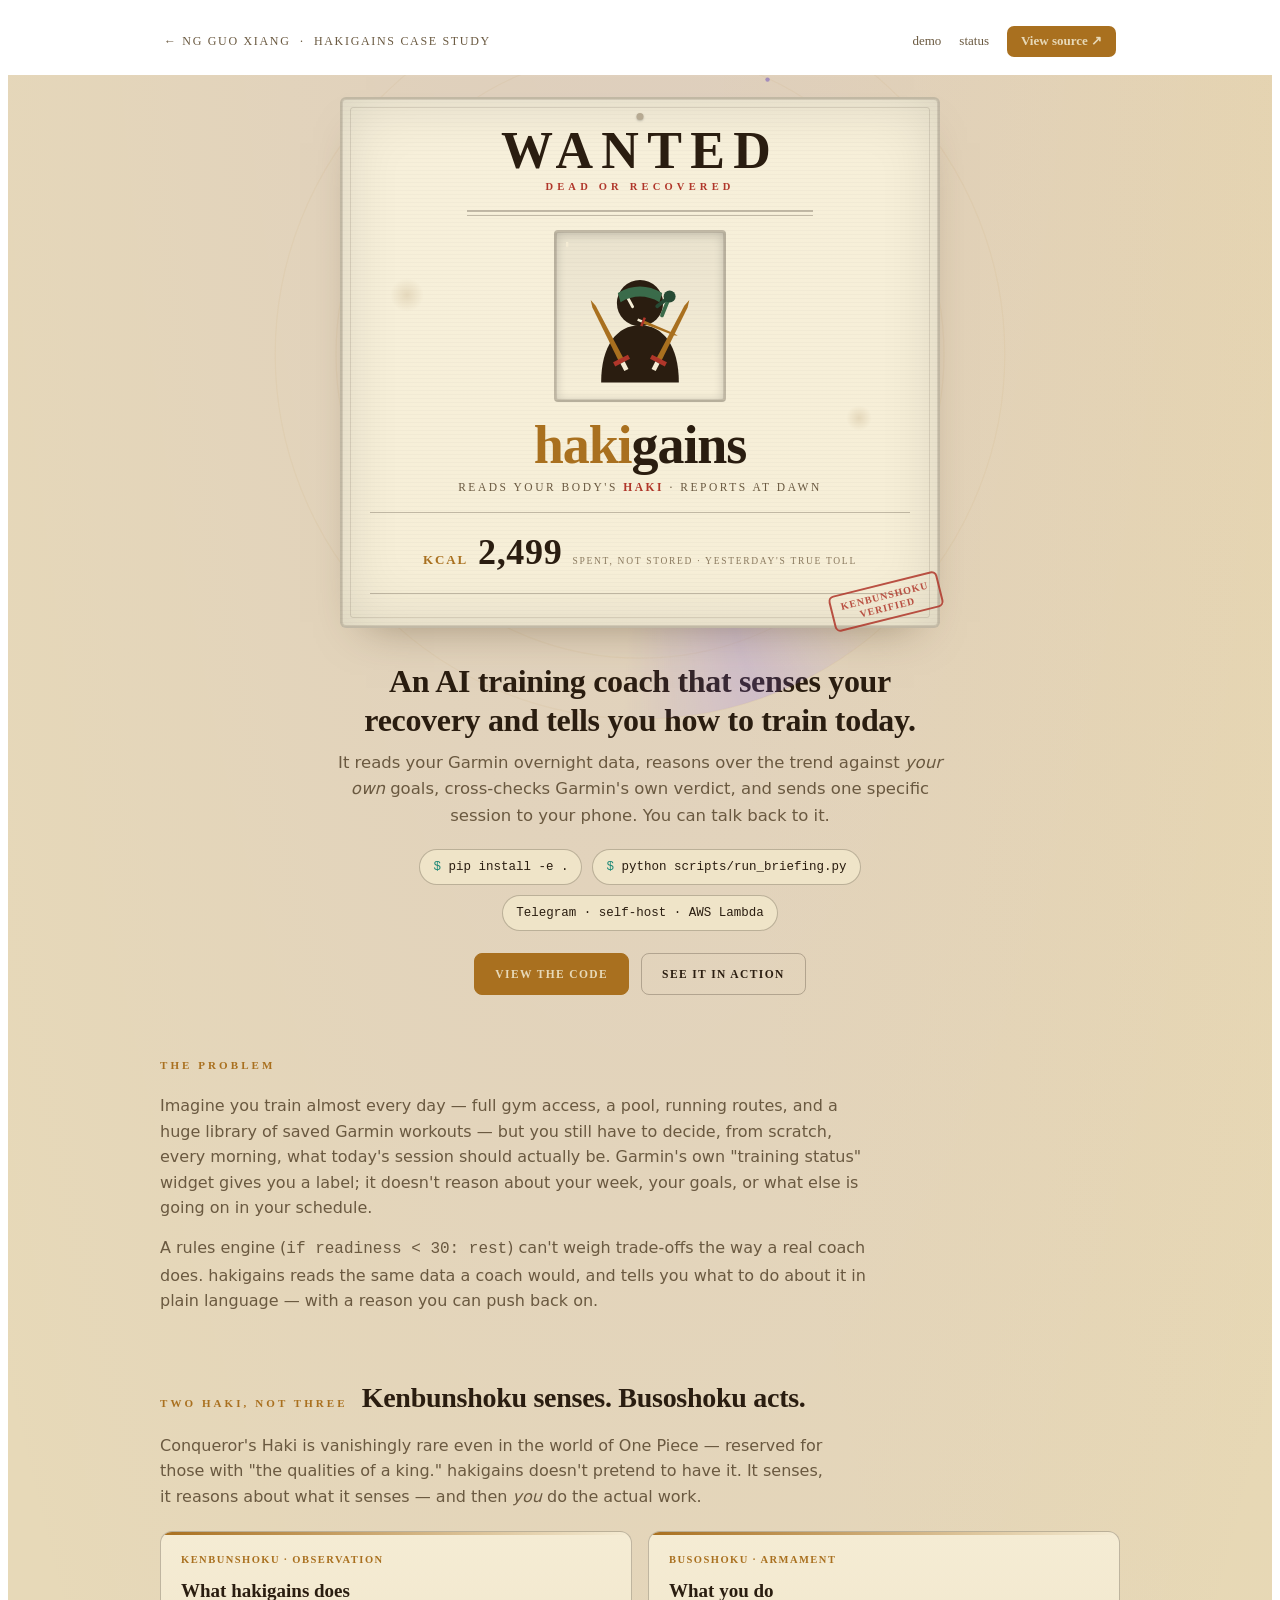
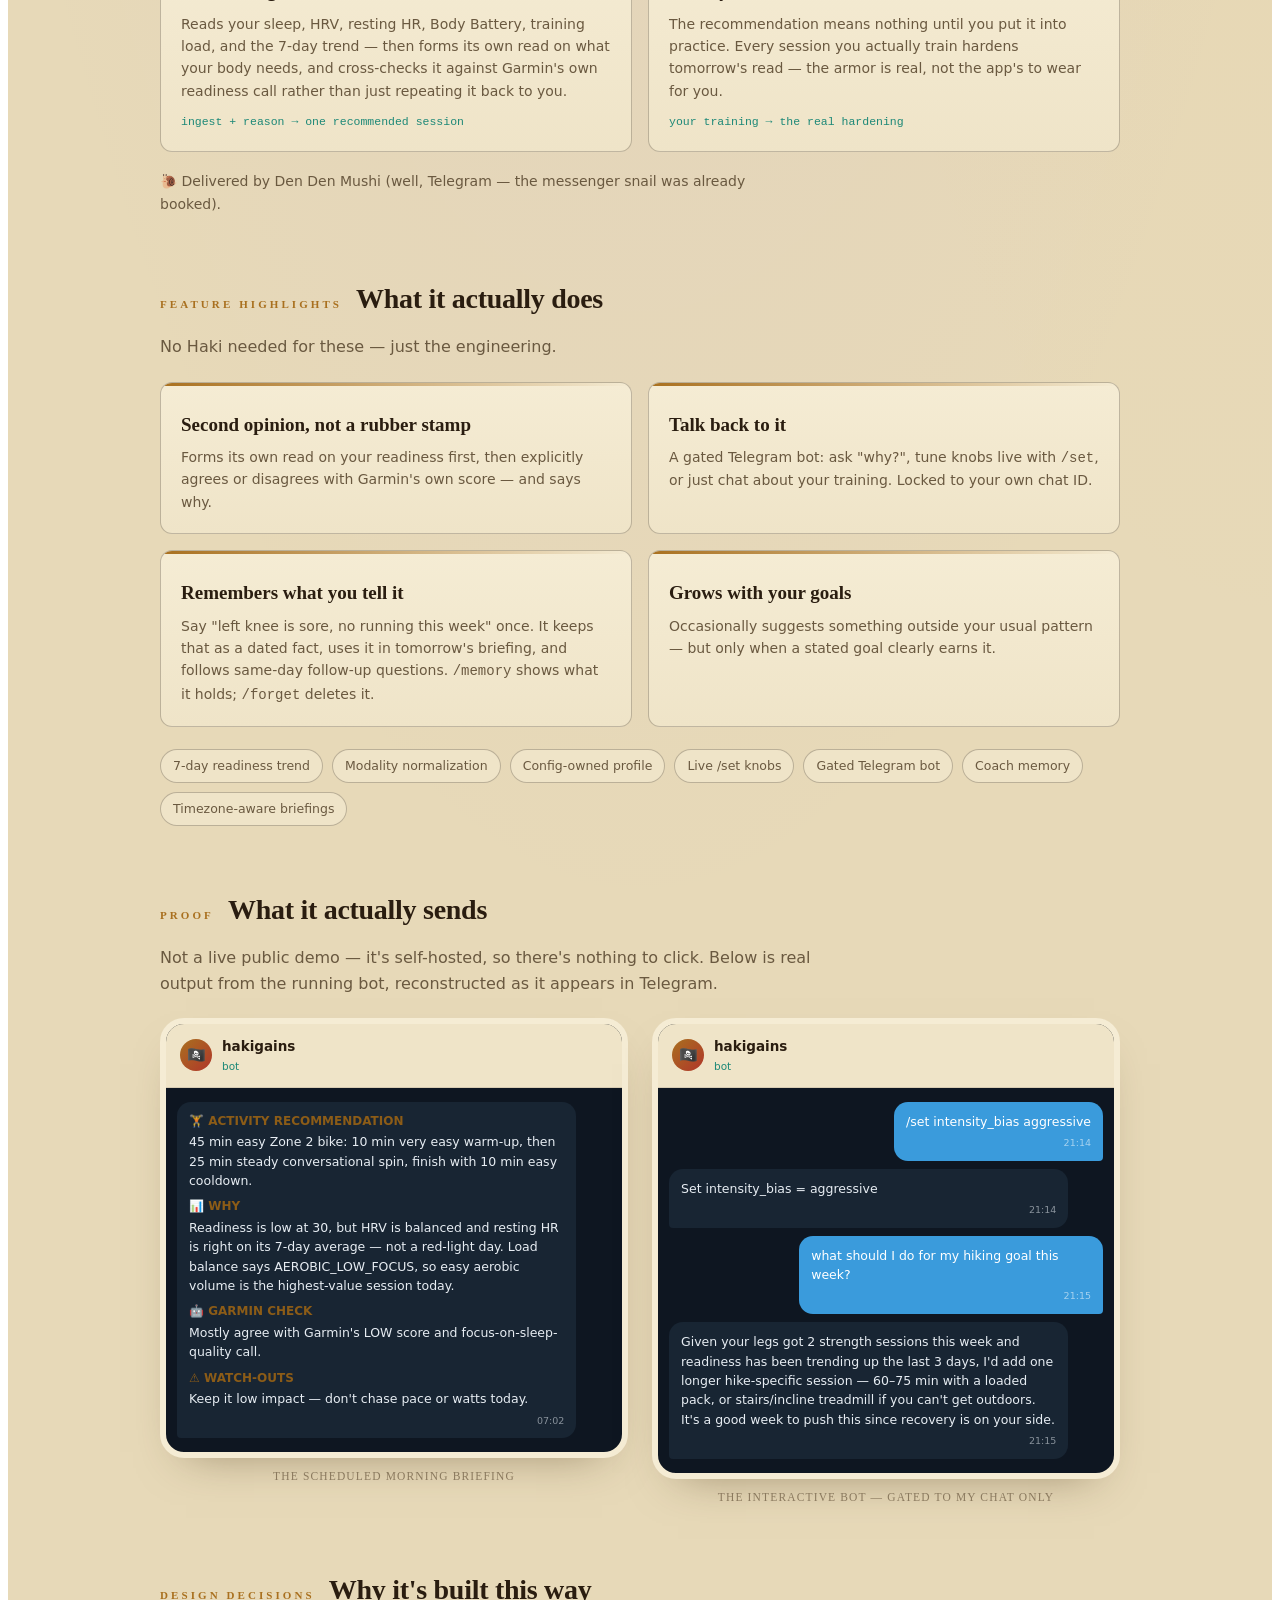
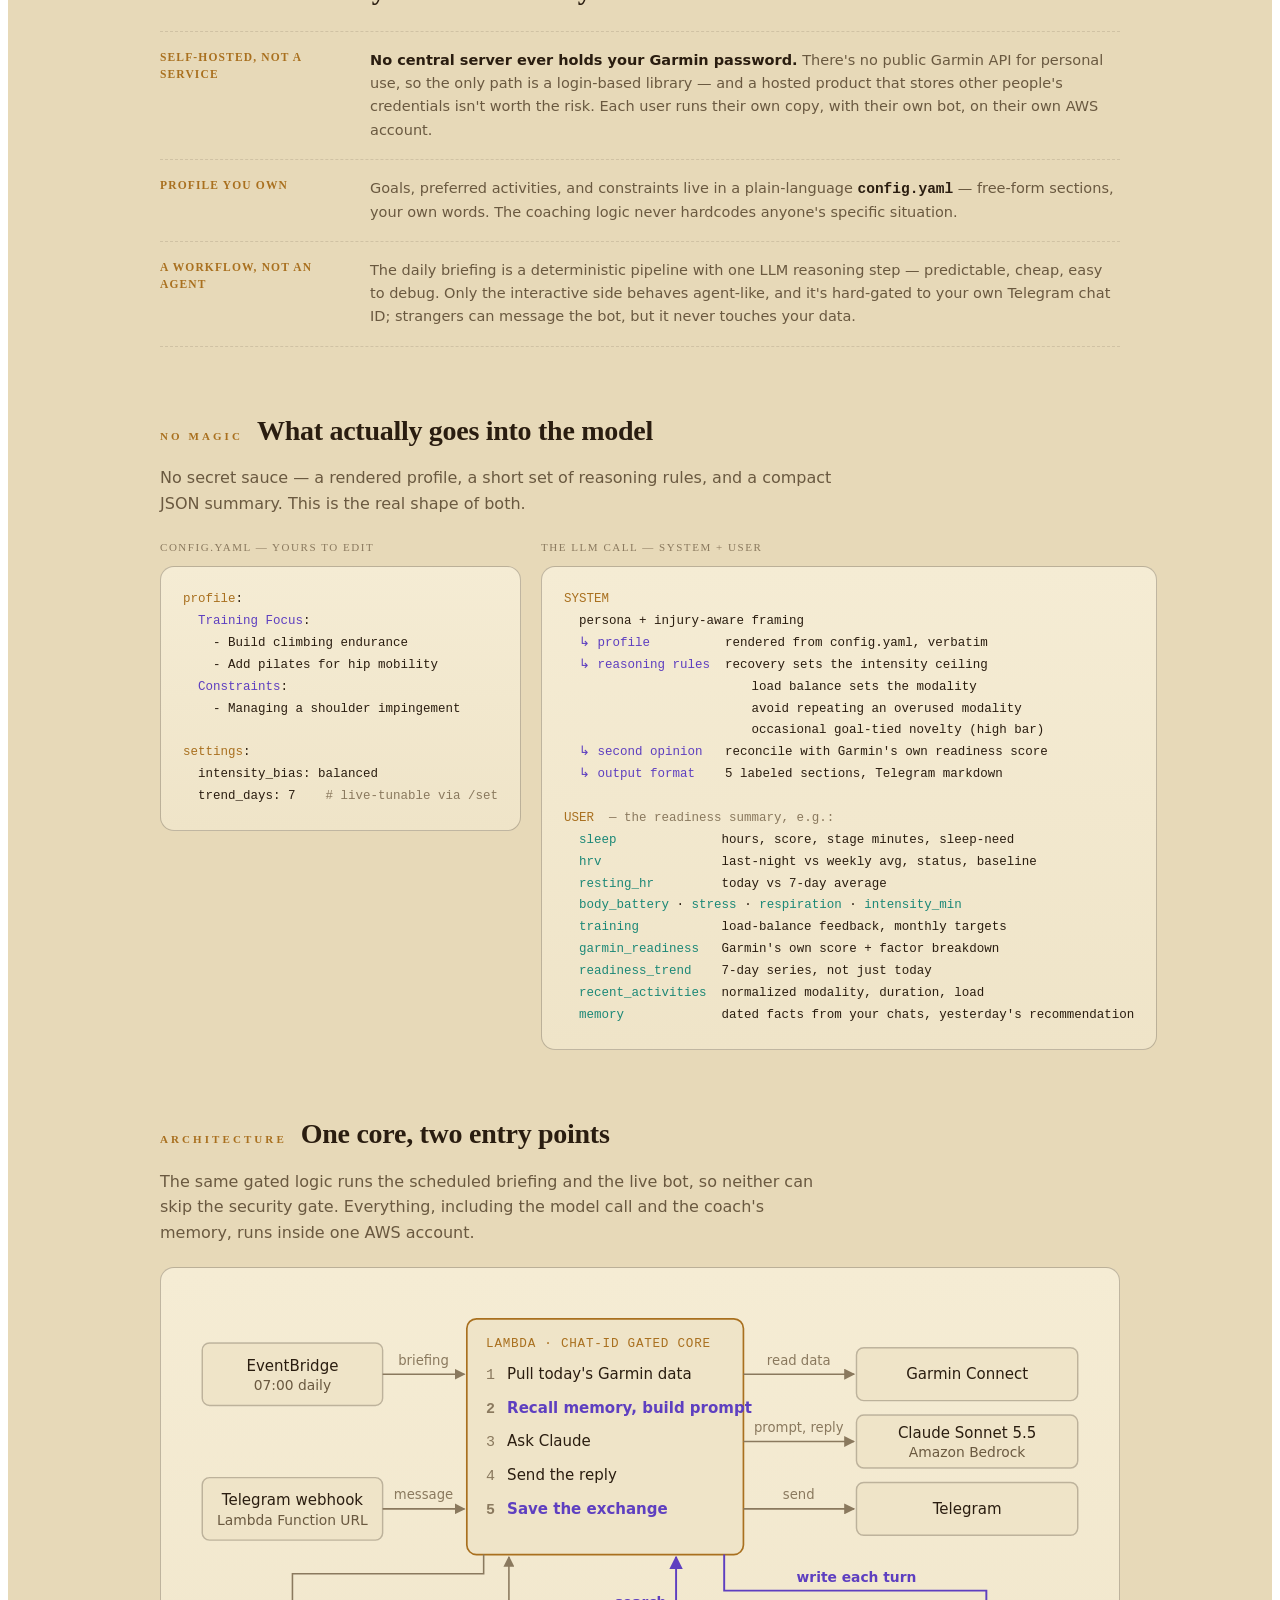
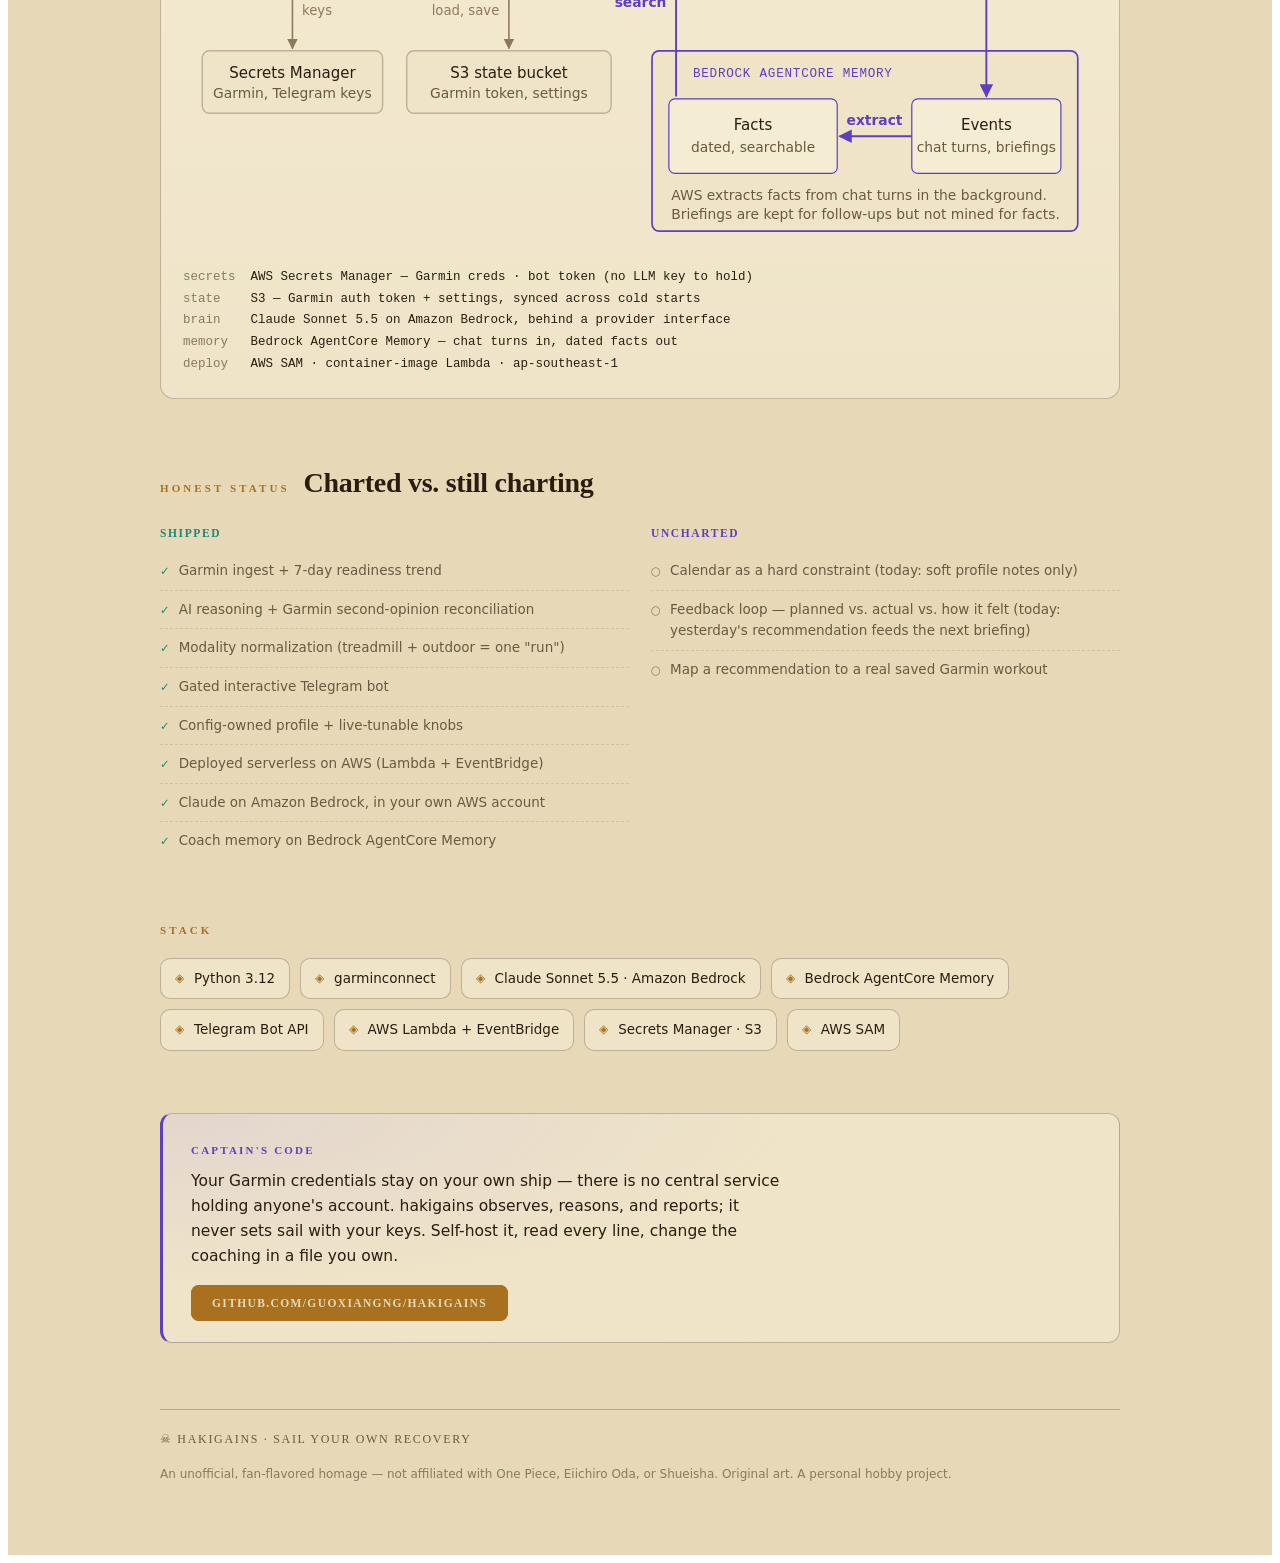
<file: projects/hakigains.html>
<!doctype html>
<html lang="en">
<head>
<meta charset="UTF-8" />
<meta name="viewport" content="width=device-width, initial-scale=1.0" />
<title>hakigains — case study | Ng Guo Xiang</title>
<meta name="description" content="hakigains: a self-hosted AI training coach that reads Garmin recovery data and reasons over it with an LLM. Problem, design decisions, architecture, and an honest built-vs-not-yet status." />
<meta property="og:title" content="hakigains — case study" />
<meta property="og:description" content="A self-hosted AI training coach over Garmin data — problem, design decisions, architecture, and honest status." />
<meta property="og:type" content="website" />
<meta property="og:url" content="https://guoxiangng.github.io/projects/hakigains.html" />
<link rel="icon" href="data:image/svg+xml,<svg xmlns=%22http://www.w3.org/2000/svg%22 viewBox=%220 0 100 100%22><text y=%22.9em%22 font-size=%2290%22>🏴‍☠️</text></svg>" />
<style>
  :root{
    --ground:#08171f; --ground-2:#0d2430; --panel:#102a37;
    --ink:#f3ead2; --muted:#9db1b9; --faint:#6f8894;
    --gold:#e6b24d; --gold-2:#f2cd7e; --crimson:#d94b3d; --haki:#8a6bff;
    --teal:#46c6b4; --line:rgba(230,178,77,.24); --line-soft:rgba(243,234,210,.10);
    --paper:#0d2430;
    --shadow:0 24px 60px -28px rgba(0,0,0,.75);
    --serif:"Copperplate","Palatino Linotype","Book Antiqua","Georgia",serif;
    --display:"Georgia","Times New Roman",serif;
    --body:system-ui,-apple-system,"Segoe UI",Roboto,sans-serif;
    --mono:"SFMono-Regular","Consolas","Liberation Mono",monospace;
    --tg-bg:#0e1621; --tg-bubble:#182533; --tg-accent:#3a9bdc;
  }
  @media (prefers-color-scheme:light){
    :root{
      --ground:#e7d9b8; --ground-2:#efe4c8; --panel:#f5ecd4; --paper:#f6eed6;
      --ink:#2a1d10; --muted:#6a5940; --faint:#8a795e;
      --gold:#a9701f; --gold-2:#8c5c17; --crimson:#b0362a; --haki:#5e3fc0; --teal:#1c8877;
      --line:rgba(42,29,16,.26); --line-soft:rgba(42,29,16,.12);
      --shadow:0 20px 44px -26px rgba(74,54,24,.5);
    }
  }
  :root[data-theme="dark"]{
    --ground:#08171f; --ground-2:#0d2430; --panel:#102a37; --paper:#0d2430;
    --ink:#f3ead2; --muted:#9db1b9; --faint:#6f8894;
    --gold:#e6b24d; --gold-2:#f2cd7e; --crimson:#d94b3d; --haki:#8a6bff; --teal:#46c6b4;
    --line:rgba(230,178,77,.24); --line-soft:rgba(243,234,210,.10);
    --shadow:0 24px 60px -28px rgba(0,0,0,.75);
  }
  :root[data-theme="light"]{
    --ground:#e7d9b8; --ground-2:#efe4c8; --panel:#f5ecd4; --paper:#f6eed6;
    --ink:#2a1d10; --muted:#6a5940; --faint:#8a795e;
    --gold:#a9701f; --gold-2:#8c5c17; --crimson:#b0362a; --haki:#5e3fc0; --teal:#1c8877;
    --line:rgba(42,29,16,.26); --line-soft:rgba(42,29,16,.12);
    --shadow:0 20px 44px -26px rgba(74,54,24,.5);
  }

  *{box-sizing:border-box}
  .page{
    font-family:var(--body); color:var(--ink); background:
      radial-gradient(120% 90% at 50% -10%, rgba(138,107,255,.10), transparent 55%),
      radial-gradient(90% 70% at 100% 0%, rgba(230,178,77,.08), transparent 50%),
      var(--ground);
    line-height:1.6; -webkit-font-smoothing:antialiased; overflow-x:hidden;
    padding:0 20px 70px;
  }
  .wrap{max-width:960px;margin:0 auto}
  .eyebrow{font-family:var(--serif);text-transform:uppercase;letter-spacing:.28em;
    font-size:11px;color:var(--gold);font-weight:700}
  h2{font-family:var(--display);font-weight:700;letter-spacing:-.01em;text-wrap:balance;margin:0}
  a{color:var(--gold)}
  .mono{font-family:var(--mono)}

  /* ---------- top ribbon ---------- */
  .ribbon{max-width:960px;margin:0 auto;display:flex;justify-content:space-between;
    align-items:center;gap:16px;padding:18px 4px;flex-wrap:wrap}
  .ribbon .brand{font-family:var(--serif);letter-spacing:.14em;text-transform:uppercase;
    font-size:12px;color:var(--muted)}
  .ribbon .brand b{color:var(--ink)}
  .ribbon .links{display:flex;align-items:center;gap:18px;font-size:13px}
  .ribbon .links a{color:var(--muted);text-decoration:none;border-bottom:1px solid transparent}
  .ribbon .links a:hover{color:var(--gold);border-color:var(--gold)}
  .ribbon .links a.cta{color:var(--ground);background:var(--gold);padding:7px 14px;
    border-radius:7px;font-weight:700}

  /* ---------- hero / poster ---------- */
  .hero{position:relative;padding:22px 0 8px}
  #haki{position:absolute;inset:-40px 0 auto;left:50%;transform:translateX(-50%);
    width:760px;height:760px;max-width:120%;z-index:0;opacity:.9;pointer-events:none}
  .poster{position:relative;z-index:1;max-width:600px;margin:0 auto;
    background:
      repeating-linear-gradient(0deg,transparent,transparent 3px,rgba(0,0,0,.02) 3px,rgba(0,0,0,.02) 4px),
      radial-gradient(130% 120% at 30% 0%, color-mix(in srgb,var(--paper) 88%, #fff 12%), var(--paper));
    border:2px solid var(--line); border-radius:6px;
    box-shadow:var(--shadow), inset 0 0 0 1px var(--line-soft), inset 0 0 60px rgba(0,0,0,.12);
    padding:22px 28px 28px; text-align:center;
  }
  .poster::before{content:"";position:absolute;inset:8px;border:1px solid var(--line-soft);
    border-radius:3px;pointer-events:none}
  .poster .wanted{font-family:var(--serif);font-weight:700;text-transform:uppercase;
    font-size:clamp(30px,6.4vw,52px);letter-spacing:.16em;color:var(--ink);line-height:1;margin:4px 0 2px}
  .poster .sub{font-family:var(--serif);letter-spacing:.4em;text-transform:uppercase;
    font-size:10.5px;color:var(--crimson);font-weight:700;margin-bottom:14px}
  .wordmark{font-family:var(--display);font-weight:700;font-size:clamp(34px,7vw,54px);
    letter-spacing:-.02em;line-height:1;margin:2px 0 6px}
  .wordmark .gk{color:var(--gold)}
  .deadline{font-family:var(--serif);text-transform:uppercase;letter-spacing:.22em;
    font-size:11.5px;color:var(--muted);margin-bottom:16px}
  .deadline b{color:var(--crimson)}
  .bounty{display:flex;align-items:baseline;justify-content:center;gap:10px;
    border-top:1px solid var(--line);border-bottom:1px solid var(--line);padding:11px 0;margin:4px 0 4px}
  .bounty .b-mark{font-family:var(--serif);color:var(--gold);font-size:13px;font-weight:700;
    text-transform:uppercase;letter-spacing:.14em}
  .bounty .b-num{font-family:var(--display);font-weight:700;font-size:clamp(24px,5.6vw,36px);
    letter-spacing:.02em;font-variant-numeric:tabular-nums;color:var(--ink)}
  .bounty .b-cap{font-family:var(--serif);text-transform:uppercase;letter-spacing:.18em;
    font-size:9.5px;color:var(--faint)}
  .stamp{position:absolute;right:-4px;bottom:6px;transform:rotate(-14deg);
    border:2px solid var(--crimson);color:var(--crimson);border-radius:6px;
    font-family:var(--serif);text-transform:uppercase;letter-spacing:.1em;font-weight:700;
    font-size:10px;padding:5px 9px;opacity:.85;line-height:1.15;text-align:center}

  .rule2{width:64%;margin:6px auto 14px;height:6px;
    border-top:2px solid var(--line);border-bottom:1px solid var(--line)}
  .nail{position:absolute;top:14px;left:50%;transform:translateX(-50%);width:7px;height:7px;
    border-radius:50%;background:var(--faint);box-shadow:0 1px 2px rgba(0,0,0,.4);opacity:.55}
  .foxing{position:absolute;border-radius:50%;pointer-events:none;
    background:radial-gradient(circle,rgba(140,100,40,.16),transparent 70%)}
  .portrait-frame{width:172px;height:172px;margin:2px auto 16px;padding:10px;
    border:2px solid var(--line);border-radius:4px;
    background:linear-gradient(180deg,rgba(0,0,0,.05),rgba(0,0,0,0));
    box-shadow:inset 0 0 0 1px var(--line-soft), inset 0 2px 12px rgba(0,0,0,.2)}
  .portrait-frame svg{width:100%;height:100%;display:block}

  .tagline{max-width:640px;margin:26px auto 0;text-align:center}
  .tagline h1{font-family:var(--display);font-weight:700;font-size:clamp(23px,4.2vw,32px);
    letter-spacing:-.01em;line-height:1.22;margin:0 0 10px;text-wrap:balance}
  .tagline p{color:var(--muted);font-size:16.5px;max-width:60ch;margin:0 auto}
  .setsail{display:inline-flex;flex-wrap:wrap;gap:10px;justify-content:center;margin-top:20px}
  .chip{font-family:var(--mono);font-size:12.5px;background:var(--ground-2);color:var(--ink);
    border:1px solid var(--line);border-radius:999px;padding:7px 13px;white-space:nowrap}
  .chip .pk{color:var(--teal)}
  .hero-cta{display:flex;gap:12px;justify-content:center;margin-top:22px;flex-wrap:wrap}
  .btn{font-family:var(--serif);text-transform:uppercase;letter-spacing:.12em;font-size:11.5px;
    font-weight:700;padding:11px 20px;border-radius:8px;text-decoration:none;border:1px solid var(--line)}
  .btn.primary{background:var(--gold);color:var(--ground);border-color:var(--gold)}
  .btn.ghost{color:var(--ink)}

  /* ---------- section frame ---------- */
  section{margin-top:62px}
  .sec-head{display:flex;align-items:baseline;gap:14px;margin-bottom:18px;flex-wrap:wrap}
  .sec-head h2{font-size:clamp(21px,3.2vw,28px)}
  .lede{color:var(--muted);max-width:66ch;margin:-6px 0 22px;font-size:16px}

  /* ---------- prose ---------- */
  .prose{max-width:70ch}
  .prose p{color:var(--muted);font-size:16px;margin:0 0 14px}
  .prose p:last-child{margin-bottom:0}
  .prose strong{color:var(--ink)}

  /* ---------- two haki (how it works) ---------- */
  .duo{display:grid;grid-template-columns:repeat(2,1fr);gap:16px}
  /* ---------- feature highlights ---------- */
  .feat-grid{display:grid;grid-template-columns:repeat(2,1fr);gap:16px}
  .form{background:linear-gradient(180deg,var(--panel),var(--ground-2));border:1px solid var(--line);
    border-radius:12px;padding:20px;position:relative;overflow:hidden}
  .form::after{content:"";position:absolute;inset:0 0 auto;height:3px;
    background:linear-gradient(90deg,var(--gold),transparent)}
  .form .k{font-family:var(--serif);text-transform:uppercase;letter-spacing:.14em;font-size:10.5px;
    color:var(--gold);font-weight:700}
  .form h3{font-family:var(--display);font-size:19px;margin:7px 0 6px;font-weight:700}
  .form p{margin:0;color:var(--muted);font-size:14px}
  .form .role{margin-top:11px;font-family:var(--mono);font-size:11.5px;color:var(--teal)}

  .capabilities{display:flex;flex-wrap:wrap;gap:9px;margin-top:22px}
  .cap{font-size:12.5px;background:var(--ground-2);border:1px solid var(--line);
    border-radius:999px;padding:6px 12px;color:var(--muted)}

  /* ---------- phone mockups ---------- */
  .phones{display:grid;grid-template-columns:1fr 1fr;gap:24px;align-items:start}
  .phone{background:var(--tg-bg);border-radius:24px;border:6px solid var(--panel);
    box-shadow:var(--shadow);overflow:hidden}
  .phone .tg-head{display:flex;align-items:center;gap:10px;padding:12px 14px;
    background:var(--ground-2);border-bottom:1px solid var(--line-soft)}
  .tg-avatar{width:32px;height:32px;border-radius:50%;
    background:linear-gradient(135deg,var(--gold),var(--crimson));
    display:flex;align-items:center;justify-content:center;font-size:15px;flex:none}
  .tg-name{font-size:13.5px;font-weight:600;color:var(--ink)}
  .tg-sub{font-size:10.5px;color:var(--teal)}
  .tg-body{padding:14px 11px;min-height:320px;display:flex;flex-direction:column;
    justify-content:flex-end;gap:8px}
  .bubble{background:var(--tg-bubble);border-radius:14px;border-bottom-left-radius:4px;
    padding:10px 12px;font-size:12.5px;color:#e7edf3;max-width:92%;line-height:1.55}
  .bubble.me{align-self:flex-end;background:var(--tg-accent);border-radius:14px;
    border-bottom-right-radius:4px;color:#fff;max-width:70%}
  .bubble b{color:var(--gold-2);display:block;margin:7px 0 2px;font-size:12px}
  .bubble b:first-child{margin-top:0}
  .bubble .time{display:block;text-align:right;font-size:9.5px;opacity:.55;margin-top:5px}
  .caption{text-align:center;font-size:11.5px;color:var(--faint);margin-top:9px;
    font-family:var(--serif);text-transform:uppercase;letter-spacing:.1em}

  /* ---------- design decisions ---------- */
  .decisions{display:grid;grid-template-columns:1fr;gap:0;margin-top:4px}
  .decision{display:grid;grid-template-columns:190px 1fr;gap:20px;padding:17px 0;
    border-top:1px dashed var(--line-soft)}
  .decision:last-child{border-bottom:1px dashed var(--line-soft)}
  .decision .d-label{font-family:var(--serif);text-transform:uppercase;letter-spacing:.1em;
    font-size:11.5px;color:var(--gold);font-weight:700;line-height:1.5}
  .decision p{margin:0;color:var(--muted);font-size:14.5px}
  .decision strong{color:var(--ink)}

  /* ---------- log pose route ---------- */
  .route{background:linear-gradient(180deg,var(--panel),var(--ground-2));
    border:1px solid var(--line);border-radius:14px;padding:22px;overflow-x:auto}
  .route pre{margin:0;font-family:var(--mono);font-size:12.5px;line-height:1.75;color:var(--ink);
    white-space:pre}
  .arch{overflow-x:auto;margin-bottom:16px}
  .arch svg{display:block;width:100%;min-width:700px;height:auto}
  .arch text{font-family:var(--body);font-size:12.5px;fill:var(--ink)}
  .arch .s{fill:var(--muted);font-size:11.5px} .arch .l{fill:var(--faint);font-size:11px}
  .arch .lm{fill:var(--haki);font-size:11.5px;font-weight:600} .arch .tm{fill:var(--haki);font-weight:600}
  .arch .k{font-family:var(--mono);font-size:10.5px;letter-spacing:.06em;fill:var(--gold)}
  .arch .km{font-family:var(--mono);font-size:10.5px;letter-spacing:.06em;fill:var(--haki)}
  .arch .num{font-family:var(--mono);fill:var(--faint)}
  .arch .bx{fill:var(--ground-2);stroke:var(--line);stroke-width:1.2}
  .arch .core{fill:var(--ground-2);stroke:var(--gold);stroke-width:1.4}
  .arch .mem{fill:var(--ground-2);stroke:var(--haki);stroke-width:1.4}
  .arch .in{fill:var(--panel);stroke:var(--haki);stroke-width:1}
  .arch .ar{stroke:var(--faint);stroke-width:1.3;fill:none} .arch .arm{stroke:var(--haki);stroke-width:1.6;fill:none}
  .arch .ah{fill:var(--faint)} .arch .ahm{fill:var(--haki)}
  .route .g{color:var(--gold)} .route .h{color:var(--haki)} .route .t{color:var(--teal)} .route .m{color:var(--faint)}
  .payload-grid{display:grid;grid-template-columns:.85fr 1.15fr;gap:20px;align-items:start}
  .payload-grid .route{height:100%}
  .panel-label{font-family:var(--serif);text-transform:uppercase;letter-spacing:.14em;
    font-size:11px;color:var(--faint);margin:0 0 10px}

  /* ---------- status ---------- */
  .status-grid{display:grid;grid-template-columns:1fr 1fr;gap:22px}
  .status-col h3{font-family:var(--serif);text-transform:uppercase;letter-spacing:.14em;
    font-size:11.5px;font-weight:700;margin:0 0 10px}
  .status-col.done h3{color:var(--teal)}
  .status-col.next h3{color:var(--haki)}
  .status-item{display:flex;gap:9px;align-items:flex-start;padding:8px 0;font-size:13.5px;
    color:var(--muted);border-top:1px dashed var(--line-soft)}
  .status-item:first-of-type{border-top:none}
  .status-item .mk{flex:none;margin-top:2px;font-size:11.5px}
  .status-col.done .mk{color:var(--teal)}
  .status-col.next .mk{color:var(--faint)}
  .status-item strong{color:var(--ink)}

  /* ---------- crew ---------- */
  .crew{display:flex;flex-wrap:wrap;gap:10px}
  .flag{display:inline-flex;align-items:center;gap:9px;background:var(--ground-2);
    border:1px solid var(--line);border-radius:10px;padding:9px 14px;font-size:13.5px}
  .flag .fx{font-family:var(--serif);color:var(--gold);font-size:12px;letter-spacing:.08em}

  /* ---------- closing ---------- */
  .final{background:radial-gradient(120% 140% at 0% 0%, rgba(138,107,255,.12), transparent 55%),
    var(--ground-2);border:1px solid var(--line);border-left:3px solid var(--haki);
    border-radius:12px;padding:28px 28px}
  .final .k{font-family:var(--serif);text-transform:uppercase;letter-spacing:.2em;font-size:11px;
    color:var(--haki);font-weight:700;display:block;margin-bottom:10px}
  .final p{margin:0 0 20px;color:var(--ink);font-size:15.5px;max-width:60ch}

  footer{max-width:960px;margin:66px auto 0;padding-top:20px;border-top:1px solid var(--line);
    color:var(--faint);font-size:12px;display:flex;justify-content:space-between;gap:16px;flex-wrap:wrap}
  footer .jr{font-family:var(--serif);letter-spacing:.14em;text-transform:uppercase;color:var(--muted)}

  @media (max-width:820px){
    .status-grid,.feat-grid{grid-template-columns:1fr 1fr}
    .decision{grid-template-columns:1fr;gap:6px}
    .phones{grid-template-columns:1fr}
    .payload-grid{grid-template-columns:1fr}
  }
  @media (max-width:520px){
    .duo,.status-grid,.feat-grid{grid-template-columns:1fr}
    .poster{padding:18px 16px 22px}
  }
  @media (prefers-reduced-motion:reduce){ #haki{opacity:.55} }
</style>
</head>
<body>

<div class="ribbon">
  <div class="brand"><a href="https://guoxiangng.github.io/" style="color:inherit;text-decoration:none">← Ng Guo Xiang</a> &nbsp;·&nbsp; hakigains case study</div>
  <div class="links">
    <a href="#demo">demo</a>
    <a href="#status">status</a>
    <a href="https://github.com/guoxiangng/hakigains" class="cta">View source ↗</a>
  </div>
</div>

<div class="page">
  <div class="wrap">

    <!-- HERO POSTER -->
    <div class="hero">
      <canvas id="haki" aria-hidden="true"></canvas>
      <div class="poster">
        <div class="nail" aria-hidden="true"></div>
        <div class="foxing" style="width:34px;height:34px;left:8%;top:34%" aria-hidden="true"></div>
        <div class="foxing" style="width:26px;height:26px;right:11%;top:58%" aria-hidden="true"></div>

        <div class="wanted">Wanted</div>
        <div class="sub">Dead or Recovered</div>
        <div class="rule2" aria-hidden="true"></div>

        <div class="portrait-frame">
          <svg viewBox="0 0 160 160" fill="none" aria-hidden="true">
            <!-- bust / shoulders -->
            <path d="M38 152C38 112 55 90 80 90C105 90 122 112 122 152Z" fill="var(--ink)"/>
            <!-- head -->
            <circle cx="80" cy="66" r="25" fill="var(--ink)"/>
            <!-- scar, left eye -->
            <line x1="65" y1="57" x2="72" y2="70" stroke="var(--paper)" stroke-width="3" stroke-linecap="round"/>

            <!-- bandana: forehead wrap + knotted tails -->
            <path d="M56,55 Q80,41 104,55 L101,65 Q80,53 59,65 Z" fill="#3a6b4a"/>
            <g transform="translate(112,59)">
              <rect x="-2" y="0" width="4" height="24" rx="2" fill="#3a6b4a" transform="rotate(22)"/>
              <rect x="-2" y="0" width="4" height="19" rx="2" fill="#274a34" transform="rotate(52)"/>
              <circle r="6.5" fill="#274a34"/>
            </g>

            <!-- santoryu: three crossed swords -->
            <g id="blade">
              <path d="M-3,-6 L3,-6 L2,-72 L0,-80 L-2,-72 Z" fill="var(--gold)"/>
              <rect x="-9" y="-9" width="18" height="5" fill="var(--crimson)"/>
              <rect x="-2.5" y="-4" width="5" height="9" fill="var(--panel)"/>
            </g>
            <use href="#blade" transform="translate(63,134) rotate(-27)"/>
            <use href="#blade" transform="translate(97,134) rotate(27)"/>
            <use href="#blade" transform="translate(80,85) rotate(112) scale(.55)"/>
          </svg>
        </div>

        <div class="wordmark"><span class="gk">haki</span>gains</div>
        <div class="deadline">Reads your body's <b>Haki</b> · reports at dawn</div>

        <div class="bounty">
          <span class="b-mark">kcal</span>
          <span class="b-num">2,499</span>
          <span class="b-cap">spent, not stored · yesterday's true toll</span>
        </div>
        <div class="stamp">Kenbunshoku<br>verified</div>
      </div>
    </div>

    <!-- TAGLINE -->
    <div class="tagline">
      <h1>An AI training coach that senses your recovery and tells you how to train today.</h1>
      <p>It reads your Garmin overnight data, reasons over the trend against <em>your own</em> goals,
      cross-checks Garmin's own verdict, and sends one specific session to your phone. You can talk
      back to it.</p>
      <div class="setsail">
        <span class="chip"><span class="pk">$</span> pip install -e .</span>
        <span class="chip"><span class="pk">$</span> python scripts/run_briefing.py</span>
        <span class="chip">Telegram · self-host · AWS Lambda</span>
      </div>
      <div class="hero-cta">
        <a class="btn primary" href="https://github.com/guoxiangng/hakigains">View the code</a>
        <a class="btn ghost" href="#demo">See it in action</a>
      </div>
    </div>

    <!-- PROBLEM -->
    <section>
      <div class="sec-head"><span class="eyebrow">The problem</span></div>
      <div class="prose">
        <p>Imagine you train almost every day — full gym access, a pool, running routes, and a
        huge library of saved Garmin workouts — but you still have to decide, from scratch,
        every morning, what today's session should actually be. Garmin's own "training status"
        widget gives you a label; it doesn't reason about your week, your goals, or what else
        is going on in your schedule.</p>
        <p>A rules engine (<span class="mono">if readiness &lt; 30: rest</span>) can't weigh
        trade-offs the way a real coach does. hakigains reads the same data a coach would, and
        tells you what to do about it in plain language — with a reason you can push back on.</p>
      </div>
    </section>

    <!-- HOW IT WORKS -->
    <section>
      <div class="sec-head">
        <span class="eyebrow">Two Haki, not three</span>
        <h2>Kenbunshoku senses. Busoshoku acts.</h2>
      </div>
      <p class="lede">Conqueror's Haki is vanishingly rare even in the world of One Piece —
      reserved for those with "the qualities of a king." hakigains doesn't pretend to have it.
      It senses, it reasons about what it senses — and then <em>you</em> do the actual work.</p>
      <div class="duo">
        <div class="form">
          <div class="k">Kenbunshoku · Observation</div>
          <h3>What hakigains does</h3>
          <p>Reads your sleep, HRV, resting HR, Body Battery, training load, and the 7-day trend
          — then forms its own read on what your body needs, and cross-checks it against
          Garmin's own readiness call rather than just repeating it back to you.</p>
          <div class="role">ingest + reason → one recommended session</div>
        </div>
        <div class="form">
          <div class="k">Busoshoku · Armament</div>
          <h3>What you do</h3>
          <p>The recommendation means nothing until you put it into practice. Every session you
          actually train hardens tomorrow's read — the armor is real, not the app's to wear
          for you.</p>
          <div class="role">your training → the real hardening</div>
        </div>
      </div>
      <p class="lede" style="margin-top:18px;font-size:14px">🐌 Delivered by Den Den Mushi
      (well, Telegram — the messenger snail was already booked).</p>
    </section>

    <!-- FEATURE HIGHLIGHTS -->
    <section>
      <div class="sec-head">
        <span class="eyebrow">Feature highlights</span>
        <h2>What it actually does</h2>
      </div>
      <p class="lede">No Haki needed for these — just the engineering.</p>
      <div class="feat-grid">
        <div class="form">
          <h3>Second opinion, not a rubber stamp</h3>
          <p>Forms its own read on your readiness first, then explicitly agrees or disagrees
          with Garmin's own score — and says why.</p>
        </div>
        <div class="form">
          <h3>Talk back to it</h3>
          <p>A gated Telegram bot: ask "why?", tune knobs live with <span class="mono">/set</span>,
          or just chat about your training. Locked to your own chat ID.</p>
        </div>
        <div class="form">
          <h3>Remembers what you tell it</h3>
          <p>Say "left knee is sore, no running this week" once. It keeps that as a dated
          fact, uses it in tomorrow's briefing, and follows same-day follow-up questions.
          <span class="mono">/memory</span> shows what it holds; <span class="mono">/forget</span>
          deletes it.</p>
        </div>
        <div class="form">
          <h3>Grows with your goals</h3>
          <p>Occasionally suggests something outside your usual pattern — but only when a
          stated goal clearly earns it.</p>
        </div>
      </div>
      <div class="capabilities">
        <span class="cap">7-day readiness trend</span>
        <span class="cap">Modality normalization</span>
        <span class="cap">Config-owned profile</span>
        <span class="cap">Live /set knobs</span>
        <span class="cap">Gated Telegram bot</span>
        <span class="cap">Coach memory</span>
        <span class="cap">Timezone-aware briefings</span>
      </div>
    </section>

    <!-- DEMO -->
    <section id="demo">
      <div class="sec-head"><span class="eyebrow">Proof</span><h2>What it actually sends</h2></div>
      <p class="lede">Not a live public demo — it's self-hosted, so there's nothing to click.
      Below is real output from the running bot, reconstructed as it appears in Telegram.</p>
      <div class="phones">
        <div>
          <div class="phone">
            <div class="tg-head">
              <div class="tg-avatar">🏴‍☠️</div>
              <div><div class="tg-name">hakigains</div><div class="tg-sub">bot</div></div>
            </div>
            <div class="tg-body">
              <div class="bubble">
                <b>🏋️ ACTIVITY RECOMMENDATION</b>
                45 min easy Zone 2 bike: 10 min very easy warm-up, then 25 min steady
                conversational spin, finish with 10 min easy cooldown.
                <b>📊 WHY</b>
                Readiness is low at 30, but HRV is balanced and resting HR is right on its
                7-day average — not a red-light day. Load balance says AEROBIC_LOW_FOCUS, so
                easy aerobic volume is the highest-value session today.
                <b>🤖 GARMIN CHECK</b>
                Mostly agree with Garmin's LOW score and focus-on-sleep-quality call.
                <b>⚠️ WATCH-OUTS</b>
                Keep it low impact — don't chase pace or watts today.
                <span class="time">07:02</span>
              </div>
            </div>
          </div>
          <div class="caption">the scheduled morning briefing</div>
        </div>
        <div>
          <div class="phone">
            <div class="tg-head">
              <div class="tg-avatar">🏴‍☠️</div>
              <div><div class="tg-name">hakigains</div><div class="tg-sub">bot</div></div>
            </div>
            <div class="tg-body">
              <div class="bubble me">/set intensity_bias aggressive<span class="time">21:14</span></div>
              <div class="bubble">Set intensity_bias = aggressive<span class="time">21:14</span></div>
              <div class="bubble me">what should I do for my hiking goal this week?<span class="time">21:15</span></div>
              <div class="bubble">
                Given your legs got 2 strength sessions this week and readiness has been
                trending up the last 3 days, I'd add one longer hike-specific session — 60–75
                min with a loaded pack, or stairs/incline treadmill if you can't get outdoors.
                It's a good week to push this since recovery is on your side.
                <span class="time">21:15</span>
              </div>
            </div>
          </div>
          <div class="caption">the interactive bot — gated to my chat only</div>
        </div>
      </div>
    </section>

    <!-- DESIGN DECISIONS -->
    <section>
      <div class="sec-head"><span class="eyebrow">Design decisions</span><h2>Why it's built this way</h2></div>
      <div class="decisions">
        <div class="decision">
          <div class="d-label">Self-hosted, not a service</div>
          <p><strong>No central server ever holds your Garmin password.</strong> There's no
          public Garmin API for personal use, so the only path is a login-based library — and a
          hosted product that stores other people's credentials isn't worth the risk. Each
          user runs their own copy, with their own bot, on their own AWS account.</p>
        </div>
        <div class="decision">
          <div class="d-label">Profile you own</div>
          <p>Goals, preferred activities, and constraints live in a plain-language
          <strong><span class="mono">config.yaml</span></strong> — free-form sections, your own
          words. The coaching logic never hardcodes anyone's specific situation.</p>
        </div>
        <div class="decision">
          <div class="d-label">A workflow, not an agent</div>
          <p>The daily briefing is a deterministic pipeline with one LLM reasoning step —
          predictable, cheap, easy to debug. Only the interactive side behaves agent-like, and
          it's hard-gated to your own Telegram chat ID; strangers can message the bot, but it
          never touches your data.</p>
        </div>
      </div>
    </section>

    <!-- PAYLOAD -->
    <section>
      <div class="sec-head"><span class="eyebrow">No magic</span><h2>What actually goes into the model</h2></div>
      <p class="lede">No secret sauce — a rendered profile, a short set of reasoning rules, and
      a compact JSON summary. This is the real shape of both.</p>
      <div class="payload-grid">
        <div>
          <p class="panel-label">config.yaml — yours to edit</p>
          <div class="route">
<pre><span class="g">profile</span>:
  <span class="h">Training Focus</span>:
    - Build climbing endurance
    - Add pilates for hip mobility
  <span class="h">Constraints</span>:
    - Managing a shoulder impingement

<span class="g">settings</span>:
  intensity_bias: balanced
  trend_days: 7    <span class="m"># live-tunable via /set</span></pre>
          </div>
        </div>
        <div>
          <p class="panel-label">the LLM call — system + user</p>
          <div class="route">
<pre><span class="g">SYSTEM</span>
  persona + injury-aware framing
  <span class="h">↳ profile</span>          rendered from config.yaml, verbatim
  <span class="h">↳ reasoning rules</span>  recovery sets the intensity ceiling
                         load balance sets the modality
                         avoid repeating an overused modality
                         occasional goal-tied novelty (high bar)
  <span class="h">↳ second opinion</span>   reconcile with Garmin's own readiness score
  <span class="h">↳ output format</span>    5 labeled sections, Telegram markdown

<span class="g">USER</span>  <span class="m">— the readiness summary, e.g.:</span>
  <span class="t">sleep</span>              hours, score, stage minutes, sleep-need
  <span class="t">hrv</span>                last-night vs weekly avg, status, baseline
  <span class="t">resting_hr</span>         today vs 7-day average
  <span class="t">body_battery</span> · <span class="t">stress</span> · <span class="t">respiration</span> · <span class="t">intensity_min</span>
  <span class="t">training</span>           load-balance feedback, monthly targets
  <span class="t">garmin_readiness</span>   Garmin's own score + factor breakdown
  <span class="t">readiness_trend</span>    7-day series, not just today
  <span class="t">recent_activities</span>  normalized modality, duration, load
  <span class="t">memory</span>             dated facts from your chats, yesterday's recommendation</pre>
          </div>
        </div>
      </div>
    </section>

    <!-- ARCHITECTURE -->
    <section>
      <div class="sec-head"><span class="eyebrow">Architecture</span><h2>One core, two entry points</h2></div>
      <p class="lede">The same gated logic runs the scheduled briefing and the live bot, so neither
      can skip the security gate. Everything, including the model call and the coach's memory,
      runs inside one AWS account.</p>
      <div class="route">
        <div class="arch"><svg viewBox="0 0 760 466" role="img" aria-label="hakigains on AWS: EventBridge and a Telegram webhook both run one Lambda, which reads Garmin, searches AgentCore Memory, asks Claude on Bedrock, replies on Telegram and saves the exchange back to memory"><defs><marker id="ar-a" viewBox="0 0 10 10" refX="9" refY="5" markerWidth="7" markerHeight="7" orient="auto-start-reverse"><path d="M0 0L10 5L0 10z" class="ah"/></marker><marker id="ar-m" viewBox="0 0 10 10" refX="9" refY="5" markerWidth="7" markerHeight="7" orient="auto-start-reverse"><path d="M0 0L10 5L0 10z" class="ahm"/></marker></defs><rect x="16" y="44" width="150" height="52" rx="6" class="bx"/><text x="91.0" y="67.0" text-anchor="middle">EventBridge</text><text x="91.0" y="83.0" text-anchor="middle" class="s">07:00 daily</text><rect x="16" y="156" width="150" height="52" rx="6" class="bx"/><text x="91.0" y="179.0" text-anchor="middle">Telegram webhook</text><text x="91.0" y="195.0" text-anchor="middle" class="s">Lambda Function URL</text><line x1="166" y1="70" x2="234" y2="70" class="ar" marker-end="url(#ar-a)"/><text x="200" y="62" text-anchor="middle" class="l">briefing</text><line x1="166" y1="182" x2="234" y2="182" class="ar" marker-end="url(#ar-a)"/><text x="200" y="174" text-anchor="middle" class="l">message</text><rect x="236" y="24" width="230" height="196" rx="8" class="core"/><text x="252" y="47" class="k">LAMBDA · CHAT-ID GATED CORE</text><text x="252" y="74"><tspan class="num">1</tspan><tspan dx="10">Pull today&#39;s Garmin data</tspan></text><text x="252" y="102" class="tm"><tspan class="num">2</tspan><tspan dx="10">Recall memory, build prompt</tspan></text><text x="252" y="130"><tspan class="num">3</tspan><tspan dx="10">Ask Claude</tspan></text><text x="252" y="158"><tspan class="num">4</tspan><tspan dx="10">Send the reply</tspan></text><text x="252" y="186" class="tm"><tspan class="num">5</tspan><tspan dx="10">Save the exchange</tspan></text><rect x="560" y="48" width="184" height="44" rx="6" class="bx"/><text x="652.0" y="74.0" text-anchor="middle">Garmin Connect</text><rect x="560" y="104" width="184" height="44" rx="6" class="bx"/><text x="652.0" y="123.0" text-anchor="middle">Claude Sonnet 5.5</text><text x="652.0" y="139.0" text-anchor="middle" class="s">Amazon Bedrock</text><rect x="560" y="160" width="184" height="44" rx="6" class="bx"/><text x="652.0" y="186.0" text-anchor="middle">Telegram</text><line x1="466" y1="70" x2="558" y2="70" class="ar" marker-end="url(#ar-a)"/><text x="512" y="62" text-anchor="middle" class="l">read data</text><line x1="466" y1="126" x2="558" y2="126" class="ar" marker-end="url(#ar-a)"/><text x="512" y="118" text-anchor="middle" class="l">prompt, reply</text><line x1="466" y1="182" x2="558" y2="182" class="ar" marker-end="url(#ar-a)"/><text x="512" y="174" text-anchor="middle" class="l">send</text><rect x="16" y="300" width="150" height="52" rx="6" class="bx"/><text x="91.0" y="323.0" text-anchor="middle">Secrets Manager</text><text x="91.0" y="339.0" text-anchor="middle" class="s">Garmin, Telegram keys</text><polyline points="250,220 250,236 91,236 91,298" class="ar" marker-end="url(#ar-a)"/><text x="99" y="270" class="l">keys</text><rect x="186" y="300" width="170" height="52" rx="6" class="bx"/><text x="271.0" y="323.0" text-anchor="middle">S3 state bucket</text><text x="271.0" y="339.0" text-anchor="middle" class="s">Garmin token, settings</text><line x1="271" y1="222" x2="271" y2="298" class="ar" marker-start="url(#ar-a)" marker-end="url(#ar-a)"/><text x="263" y="270" text-anchor="end" class="l">load, save</text><rect x="390" y="300" width="354" height="150" rx="6" class="mem"/><text x="424" y="322" class="km">BEDROCK AGENTCORE MEMORY</text><rect x="404" y="340" width="140" height="62" rx="5" class="in"/><text x="474" y="366" text-anchor="middle">Facts</text><text x="474" y="384" text-anchor="middle" class="s">dated, searchable</text><rect x="606" y="340" width="124" height="62" rx="5" class="in"/><text x="668" y="366" text-anchor="middle">Events</text><text x="668" y="384" text-anchor="middle" class="s">chat turns, briefings</text><line x1="606" y1="371" x2="546" y2="371" class="arm" marker-end="url(#ar-m)"/><text x="575" y="362" text-anchor="middle" class="lm">extract</text><text x="406" y="424" class="s">AWS extracts facts from chat turns in the background.</text><text x="406" y="440" class="s">Briefings are kept for follow-ups but not mined for facts.</text><line x1="410" y1="338" x2="410" y2="222" class="arm" marker-end="url(#ar-m)"/><text x="402" y="264" text-anchor="end" class="lm">search</text><polyline points="450,220 450,250 668,250 668,338" class="arm" marker-end="url(#ar-m)"/><text x="560" y="243" text-anchor="middle" class="lm">write each turn</text></svg></div>
<pre><span class="m">secrets</span>  AWS Secrets Manager — Garmin creds · bot token (no LLM key to hold)
<span class="m">state</span>    S3 — Garmin auth token + settings, synced across cold starts
<span class="m">brain</span>    Claude Sonnet 5.5 on Amazon Bedrock, behind a provider interface
<span class="m">memory</span>   Bedrock AgentCore Memory — chat turns in, dated facts out
<span class="m">deploy</span>   AWS SAM · container-image Lambda · ap-southeast-1</pre>
      </div>
    </section>

    <!-- STATUS -->
    <section id="status">
      <div class="sec-head"><span class="eyebrow">Honest status</span><h2>Charted vs. still charting</h2></div>
      <div class="status-grid">
        <div class="status-col done">
          <h3>Shipped</h3>
          <div class="status-item"><span class="mk">✓</span><span>Garmin ingest + 7-day readiness trend</span></div>
          <div class="status-item"><span class="mk">✓</span><span>AI reasoning + Garmin second-opinion reconciliation</span></div>
          <div class="status-item"><span class="mk">✓</span><span>Modality normalization (treadmill + outdoor = one "run")</span></div>
          <div class="status-item"><span class="mk">✓</span><span>Gated interactive Telegram bot</span></div>
          <div class="status-item"><span class="mk">✓</span><span>Config-owned profile + live-tunable knobs</span></div>
          <div class="status-item"><span class="mk">✓</span><span>Deployed serverless on AWS (Lambda + EventBridge)</span></div>
          <div class="status-item"><span class="mk">✓</span><span>Claude on Amazon Bedrock, in your own AWS account</span></div>
          <div class="status-item"><span class="mk">✓</span><span>Coach memory on Bedrock AgentCore Memory</span></div>
        </div>
        <div class="status-col next">
          <h3>Uncharted</h3>
          <div class="status-item"><span class="mk">○</span><span>Calendar as a hard constraint (today: soft profile notes only)</span></div>
          <div class="status-item"><span class="mk">○</span><span>Feedback loop — planned vs. actual vs. how it felt (today: yesterday's recommendation feeds the next briefing)</span></div>
          <div class="status-item"><span class="mk">○</span><span>Map a recommendation to a real saved Garmin workout</span></div>
        </div>
      </div>
    </section>

    <!-- STACK -->
    <section>
      <div class="sec-head"><span class="eyebrow">Stack</span></div>
      <div class="crew">
        <span class="flag"><span class="fx">◈</span>Python 3.12</span>
        <span class="flag"><span class="fx">◈</span>garminconnect</span>
        <span class="flag"><span class="fx">◈</span>Claude Sonnet 5.5 · Amazon Bedrock</span>
        <span class="flag"><span class="fx">◈</span>Bedrock AgentCore Memory</span>
        <span class="flag"><span class="fx">◈</span>Telegram Bot API</span>
        <span class="flag"><span class="fx">◈</span>AWS Lambda + EventBridge</span>
        <span class="flag"><span class="fx">◈</span>Secrets Manager · S3</span>
        <span class="flag"><span class="fx">◈</span>AWS SAM</span>
      </div>
    </section>

    <!-- CLOSING -->
    <section>
      <div class="final">
        <span class="k">Captain's code</span>
        <p>Your Garmin credentials stay on your own ship — there is no central service holding
        anyone's account. hakigains observes, reasons, and reports; it never sets sail with your
        keys. Self-host it, read every line, change the coaching in a file you own.</p>
        <a class="btn primary" href="https://github.com/guoxiangng/hakigains">github.com/guoxiangng/hakigains</a>
      </div>
    </section>

  </div>

  <footer>
    <span class="jr">☠ hakigains · sail your own recovery</span>
    <span>An unofficial, fan-flavored homage — not affiliated with One Piece, Eiichiro Oda, or Shueisha. Original art. A personal hobby project.</span>
  </footer>
</div>

<script>
(function(){
  var c=document.getElementById('haki'); if(!c) return;
  var ctx=c.getContext('2d'); var dpr=Math.min(window.devicePixelRatio||1,2);
  var reduce=window.matchMedia('(prefers-reduced-motion:reduce)').matches;
  function accent(){return getComputedStyle(document.documentElement).getPropertyValue('--haki').trim()||'#8a6bff';}
  function gold(){return getComputedStyle(document.documentElement).getPropertyValue('--gold').trim()||'#e6b24d';}
  function size(){ var r=c.getBoundingClientRect(); c.width=r.width*dpr; c.height=r.height*dpr; }
  size(); window.addEventListener('resize',size);
  var t=0;
  function ring(cx,cy,rad,col,a){ctx.beginPath();ctx.arc(cx,cy,rad,0,Math.PI*2);ctx.strokeStyle=col;ctx.globalAlpha=a;ctx.lineWidth=1.2*dpr;ctx.stroke();ctx.globalAlpha=1;}
  function frame(){
    var w=c.width,h=c.height,cx=w/2,cy=h*0.42,max=Math.min(w,h)*0.48;
    ctx.clearRect(0,0,w,h);
    for(var i=1;i<=6;i++){ ring(cx,cy,max*i/6, gold(), 0.05); }
    var pulse=(t%220)/220; ring(cx,cy,max*pulse, accent(), (1-pulse)*0.28);
    if(!reduce){
      var ang=t*0.012;
      var g=ctx.createConicGradient? ctx.createConicGradient(ang,cx,cy):null;
      if(g){ g.addColorStop(0,'rgba(138,107,255,0)'); g.addColorStop(0.06,'rgba(138,107,255,0.22)'); g.addColorStop(0.12,'rgba(138,107,255,0)'); g.addColorStop(1,'rgba(138,107,255,0)');
        ctx.beginPath();ctx.arc(cx,cy,max,0,Math.PI*2);ctx.fillStyle=g;ctx.fill(); }
      for(var k=0;k<5;k++){ var a=ang- k*0.5; var rr=max*(0.35+0.12*k); var bx=cx+Math.cos(a)*rr, by=cy+Math.sin(a)*rr;
        ctx.beginPath();ctx.arc(bx,by,2.2*dpr,0,Math.PI*2);ctx.fillStyle=accent();ctx.globalAlpha=0.5;ctx.fill();ctx.globalAlpha=1; }
    }
    t+=1; if(!reduce) raf=requestAnimationFrame(frame);
  }
  var raf; frame();
})();
</script>
</body>
</html>
</file>
<file: styles.css>
/* ==========================================================================
   Ng Guo Xiang — portfolio
   Theme: calm editorial. Whispers of cloud + lotus, quiet Buddhist restraint.
   Palette is soft; motifs are low-opacity line-work, never loud.
   ========================================================================== */

:root {
  /* Warm rice-paper light theme */
  --paper:      #f6f2ea;
  --paper-2:    #efe9dd;
  --ink:        #2c2823;
  --ink-soft:   #6d655a;
  --ink-faint:  #9a9084;
  --accent:     #7d9b83;   /* muted celadon — lotus leaf, serenity */
  --accent-deep:#5c7c66;
  --rose:       #bd9298;   /* dusty lotus petal — used sparingly */
  --line:       rgba(44, 40, 35, 0.12);
  --line-soft:  rgba(44, 40, 35, 0.06);

  --font-display: "Fraunces", Georgia, "Times New Roman", serif;
  --font-body:    "Newsreader", Georgia, serif;
  --font-ui: -apple-system, BlinkMacSystemFont, "Segoe UI", Roboto, sans-serif;

  --measure: 40rem;
  --gap: clamp(1.5rem, 4vw, 3rem);
}

@media (prefers-color-scheme: dark) {
  :root {
    --paper:      #191713;
    --paper-2:    #211e19;
    --ink:        #ece5d8;
    --ink-soft:   #a99f8f;
    --ink-faint:  #7b7264;
    --accent:     #8fae95;
    --accent-deep:#a6c2ab;
    --rose:       #c7a1a7;
    --line:       rgba(236, 229, 216, 0.13);
    --line-soft:  rgba(236, 229, 216, 0.06);
  }
}

* { box-sizing: border-box; }

html {
  scroll-behavior: smooth;
  background: var(--paper);
}

body {
  margin: 0;
  background: transparent; /* let the fixed cloud layer show through */
  color: var(--ink);
  font-family: var(--font-body);
  font-size: clamp(1.02rem, 0.6vw + 0.9rem, 1.18rem);
  line-height: 1.7;
  -webkit-font-smoothing: antialiased;
  text-rendering: optimizeLegibility;
  overflow-x: hidden;
}

/* ---------- Soft cloud backdrop -------------------------------------------- */
.clouds {
  position: fixed;
  inset: 0;
  z-index: -1;
  overflow: hidden;
  pointer-events: none;
}
.clouds__wisp {
  position: absolute;
  border-radius: 50%;
  filter: blur(60px);
  opacity: 0.5;
}
.clouds__wisp--1 {
  width: 42vw; height: 42vw;
  top: -8vw; left: -6vw;
  background: radial-gradient(circle, var(--accent), transparent 70%);
  opacity: 0.22;
}
.clouds__wisp--2 {
  width: 34vw; height: 34vw;
  top: 30vh; right: -10vw;
  background: radial-gradient(circle, var(--rose), transparent 70%);
  opacity: 0.20;
}
.clouds__wisp--3 {
  width: 38vw; height: 38vw;
  bottom: -12vw; left: 20vw;
  background: radial-gradient(circle, var(--rose), transparent 70%);
  opacity: 0.16;
}

/* ---------- Header / nav --------------------------------------------------- */
.site-header {
  position: sticky;
  top: 0;
  z-index: 10;
  backdrop-filter: blur(8px);
  background: color-mix(in srgb, var(--paper) 72%, transparent);
  border-bottom: 1px solid var(--line-soft);
}
.nav {
  max-width: 62rem;
  margin: 0 auto;
  padding: 1rem clamp(1.25rem, 5vw, 3rem);
  display: flex;
  align-items: center;
  justify-content: space-between;
}
.nav__brand {
  font-family: var(--font-display);
  font-weight: 500;
  font-size: 1.05rem;
  letter-spacing: 0.01em;
  color: var(--ink);
  text-decoration: none;
}
.nav__brand::before {
  content: "🪷 ";
  font-size: 0.9em;
}
.nav__links {
  display: flex;
  gap: clamp(1rem, 3vw, 2rem);
  list-style: none;
  margin: 0; padding: 0;
  font-family: var(--font-ui);
  font-size: 0.82rem;
  letter-spacing: 0.06em;
  text-transform: uppercase;
}
.nav__links a {
  color: var(--ink-soft);
  text-decoration: none;
  transition: color 0.2s ease;
}
.nav__links a:hover { color: var(--accent-deep); }

/* ---------- Layout --------------------------------------------------------- */
main {
  max-width: 62rem;
  margin: 0 auto;
  padding: 0 clamp(1.25rem, 5vw, 3rem);
}

.section {
  padding: clamp(3.5rem, 9vw, 7rem) 0;
  border-top: 1px solid var(--line-soft);
}

.section__title {
  font-family: var(--font-ui);
  font-size: 0.78rem;
  font-weight: 600;
  letter-spacing: 0.22em;
  text-transform: uppercase;
  color: var(--accent-deep);
  margin: 0 0 1.6rem;
}
.section__lead {
  max-width: var(--measure);
  color: var(--ink-soft);
  margin: 0 0 1.8rem;
}

/* ---------- Hero ----------------------------------------------------------- */
.hero {
  padding: clamp(4rem, 12vw, 8rem) 0 clamp(0.5rem, 2vw, 1.5rem);
  position: relative;
  display: grid;
  grid-template-columns: 1fr;
  gap: clamp(2rem, 5vw, 3.5rem);
  align-items: center;
}
@media (min-width: 860px) {
  .hero {
    grid-template-columns: 1.7fr 1fr;
  }
}
.hero__portrait {
  width: 100%;
  max-width: 300px;
  aspect-ratio: 4 / 5;
  justify-self: center;
  border-radius: 18px;
  overflow: hidden;
  border: 1px solid var(--line);
  background:
    radial-gradient(circle at 30% 25%, color-mix(in srgb, var(--accent) 25%, transparent), transparent 60%),
    radial-gradient(circle at 75% 80%, color-mix(in srgb, var(--rose) 25%, transparent), transparent 60%),
    var(--paper-2);
  box-shadow: 0 12px 40px -18px rgba(0, 0, 0, 0.35);
}
.hero__portrait img {
  width: 100%;
  height: 100%;
  object-fit: cover;
  display: block;
}
.lotus {
  width: clamp(52px, 8vw, 76px);
  height: auto;
  color: var(--rose); /* soft lotus-petal tint */
  opacity: 0.7;
  margin-bottom: 1.8rem;
  display: block;
}
.hero__eyebrow {
  font-family: var(--font-ui);
  font-size: 0.82rem;
  letter-spacing: 0.14em;
  text-transform: uppercase;
  color: var(--ink-faint);
  margin: 0 0 0.9rem;
}
.hero__name {
  font-family: var(--font-display);
  font-weight: 300;
  font-size: clamp(3rem, 9vw, 6.5rem);
  line-height: 0.98;
  letter-spacing: -0.02em;
  margin: 0 0 1.2rem;
}
.hero__tagline {
  font-family: var(--font-display);
  font-style: italic;
  font-weight: 400;
  font-size: clamp(1.3rem, 3vw, 1.9rem);
  color: var(--accent-deep);
  max-width: var(--measure);
  margin: 0 0 1.6rem;
}
.hero__intro {
  max-width: var(--measure);
  color: var(--ink-soft);
  margin: 0 0 2.2rem;
}
.hero__actions {
  display: flex;
  flex-wrap: wrap;
  gap: 0.7rem;
}

/* ---------- Buttons -------------------------------------------------------- */
.btn {
  font-family: var(--font-ui);
  font-size: 0.86rem;
  letter-spacing: 0.02em;
  color: var(--ink);
  text-decoration: none;
  padding: 0.6rem 1.15rem;
  border: 1px solid var(--line);
  border-radius: 999px;
  transition: border-color 0.2s ease, color 0.2s ease, background 0.2s ease;
}
.btn:hover {
  border-color: var(--accent);
  color: var(--accent-deep);
}
.btn--lg {
  font-size: 0.98rem;
  padding: 0.85rem 1.7rem;
  margin-bottom: 2.4rem;
}
.btn--full-exp {
  display: inline-block;
  margin-top: 3rem;
}
.btn--primary {
  background: var(--accent);
  border-color: var(--accent);
  color: var(--paper);
}
.btn--primary:hover {
  background: var(--accent-deep);
  border-color: var(--accent-deep);
  color: var(--paper);
}

/* ---------- About ---------------------------------------------------------- */
.about p { max-width: var(--measure); }
.about__subhead {
  font-family: var(--font-ui);
  font-size: 0.9rem;
  letter-spacing: 0.04em;
  text-transform: uppercase;
  color: var(--ink-faint);
  margin: 2.4rem 0 1rem;
}
.tags {
  list-style: none;
  margin: 0; padding: 0;
  display: flex;
  flex-wrap: wrap;
  gap: 0.5rem;
  font-family: var(--font-ui);
  font-size: 0.82rem;
}
.tags li {
  padding: 0.35rem 0.8rem;
  border: 1px solid var(--line);
  border-radius: 999px;
  color: var(--ink-soft);
}

/* ---------- Project cards -------------------------------------------------- */
.cards {
  display: grid;
  grid-template-columns: repeat(auto-fit, minmax(15rem, 1fr));
  gap: var(--gap);
}
.card {
  display: block;
  background: var(--paper-2);
  border: 1px solid var(--line-soft);
  border-radius: 14px;
  overflow: hidden;
  text-decoration: none;
  color: inherit;
  transition: transform 0.25s ease, border-color 0.25s ease;
}
.card:hover {
  transform: translateY(-3px);
  border-color: var(--accent);
}
.card__thumb {
  width: 100%;
  aspect-ratio: 16 / 10;
  display: block;
}
.card__body { padding: 1.6rem 1.5rem; }
.card__title {
  font-family: var(--font-display);
  font-weight: 400;
  font-size: 1.3rem;
  margin: 0 0 0.6rem;
}
.card__desc {
  font-size: 0.98rem;
  color: var(--ink-soft);
  margin: 0 0 1.1rem;
}
.card__tag {
  font-family: var(--font-ui);
  font-size: 0.72rem;
  letter-spacing: 0.1em;
  text-transform: uppercase;
  color: var(--accent-deep);
}
.card--placeholder { opacity: 0.9; }

/* ---------- Featured cards (LinkedIn-style) -------------------------------- */
.featured {
  display: grid;
  grid-template-columns: repeat(auto-fit, minmax(15rem, 1fr));
  gap: var(--gap);
}
.feat {
  display: flex;
  flex-direction: column;
  background: var(--paper-2);
  border: 1px solid var(--line-soft);
  border-radius: 14px;
  overflow: hidden;
  text-decoration: none;
  color: inherit;
  transition: transform 0.25s ease, border-color 0.25s ease;
}
.feat:hover {
  transform: translateY(-3px);
  border-color: var(--accent);
}
.feat__img {
  width: 100%;
  aspect-ratio: 16 / 10;
  object-fit: cover;
  display: block;
}
.feat__img--placeholder {
  display: flex;
  align-items: center;
  justify-content: center;
  font-size: 2.6rem;
  background:
    radial-gradient(circle at 30% 30%, color-mix(in srgb, var(--accent) 22%, transparent), transparent 60%),
    radial-gradient(circle at 75% 70%, color-mix(in srgb, var(--rose) 22%, transparent), transparent 60%),
    var(--paper);
}
.feat__body { padding: 1.2rem 1.3rem 1.4rem; }
.feat__kind {
  font-family: var(--font-ui);
  font-size: 0.72rem;
  letter-spacing: 0.1em;
  text-transform: uppercase;
  color: var(--accent-deep);
}
.feat__title {
  font-family: var(--font-display);
  font-weight: 400;
  font-size: 1.2rem;
  margin: 0.4rem 0 0.4rem;
  line-height: 1.25;
}
.feat__desc {
  font-size: 0.94rem;
  color: var(--ink-soft);
  margin: 0;
}

/* ---------- Badges (recognitions) ----------------------------------------- */
.badges {
  list-style: none;
  margin: 0 0 2.2rem;
  padding: 0;
  display: flex;
  flex-wrap: wrap;
  gap: 0.6rem;
}
.badge {
  font-family: var(--font-ui);
  font-size: 0.82rem;
  letter-spacing: 0.01em;
  color: var(--ink);
  padding: 0.4rem 0.9rem;
  border: 1px solid var(--accent);
  border-radius: 999px;
  background: color-mix(in srgb, var(--accent) 12%, transparent);
}

/* ---------- Experience timeline ------------------------------------------- */
.timeline {
  display: grid;
  gap: clamp(1.8rem, 4vw, 2.6rem);
}
.role {
  display: grid;
  gap: 0.8rem;
}
.role__head { display: grid; gap: 0.2rem; }
.role__title {
  font-family: var(--font-display);
  font-weight: 400;
  font-size: clamp(1.3rem, 2.4vw, 1.6rem);
  margin: 0;
  line-height: 1.2;
}
.role__meta {
  display: flex;
  flex-wrap: wrap;
  gap: 0.4rem 1rem;
  align-items: baseline;
  margin: 0;
  font-family: var(--font-ui);
  font-size: 0.85rem;
}
.role__org { color: var(--accent-deep); font-weight: 600; }
.role__dates { color: var(--ink-faint); letter-spacing: 0.04em; }
.role__points {
  margin: 0;
  padding-left: 1.1rem;
  max-width: var(--measure);
  display: grid;
  gap: 0.5rem;
  color: var(--ink-soft);
}
.role__points li { padding-left: 0.2rem; }
.role__points li::marker { color: var(--accent); }

.role__delivery {
  font-family: var(--font-ui);
  font-size: 0.78rem;
  font-weight: 600;
  letter-spacing: 0.06em;
  text-transform: uppercase;
  color: var(--ink-faint);
  margin: 0.4rem 0 0.5rem;
}
.role__points--nested {
  padding-left: 1.1rem;
  margin-left: 0.6rem;
  border-left: 1px solid var(--line-soft);
  font-size: 0.95rem;
}

/* ---------- Education ------------------------------------------------------ */
.edu { display: grid; gap: 1.8rem; }
.edu__item {
  padding-bottom: 1.8rem;
  border-bottom: 1px solid var(--line-soft);
}
.edu__item:last-of-type { border-bottom: none; padding-bottom: 0; }
.edu__head {
  display: flex;
  flex-wrap: wrap;
  justify-content: space-between;
  align-items: baseline;
  gap: 0.3rem 1rem;
}
.edu__school {
  font-family: var(--font-display);
  font-weight: 400;
  font-size: 1.3rem;
  margin: 0;
}
.edu__dates {
  font-family: var(--font-ui);
  font-size: 0.82rem;
  color: var(--ink-faint);
  letter-spacing: 0.04em;
}
.edu__degree { margin: 0.3rem 0 0.2rem; color: var(--accent-deep); }
.edu__note { margin: 0; color: var(--ink-soft); font-size: 0.96rem; }
.edu__archive {
  margin: 0.5rem 0 0;
  font-size: 0.96rem;
  color: var(--ink-soft);
}
.edu__archive a { color: var(--accent-deep); text-underline-offset: 3px; }

.edu__preview {
  display: inline-block;
  margin-top: 1rem;
  text-decoration: none;
  max-width: 320px;
}
.edu__preview img {
  display: block;
  width: 100%;
  border-radius: 10px;
  border: 1px solid var(--line);
  transition: border-color 0.2s ease, transform 0.2s ease;
}
.edu__preview:hover img {
  border-color: var(--accent);
  transform: translateY(-2px);
}
.edu__preview__caption {
  display: block;
  margin-top: 0.5rem;
  font-family: var(--font-ui);
  font-size: 0.82rem;
  color: var(--accent-deep);
}

/* ---------- Credentials ---------------------------------------------------- */
.creds { display: grid; gap: 2.4rem; }
.creds__highlight {
  background: var(--paper-2);
  border: 1px solid var(--line);
  border-left: 3px solid var(--accent);
  border-radius: 14px;
  padding: 1.8rem;
}
.creds__jacket {
  font-family: var(--font-display);
  font-size: 1.4rem;
  margin: 0 0 0.6rem;
}
.creds__lead {
  max-width: var(--measure);
  color: var(--ink-soft);
  margin: 0 0 1.4rem;
}

.creds__count {
  color: var(--ink-faint);
  font-weight: 400;
  letter-spacing: 0.02em;
}

/* ---------- Medium posts list ----------------------------------------------- */
.medium-list {
  display: grid;
  border-top: 1px solid var(--line-soft);
  margin-bottom: 2rem;
}
.medium-item {
  display: flex;
  flex-wrap: wrap;
  align-items: baseline;
  justify-content: space-between;
  gap: 0.4rem 1.5rem;
  padding: 1.1rem 0;
  border-bottom: 1px solid var(--line-soft);
  text-decoration: none;
  color: inherit;
  transition: color 0.2s ease, padding-left 0.2s ease;
}
.medium-item:hover {
  color: var(--accent-deep);
  padding-left: 0.4rem;
}
.medium-item__title {
  font-family: var(--font-display);
  font-weight: 400;
  font-size: 1.12rem;
  line-height: 1.4;
}
.medium-item__meta {
  font-family: var(--font-ui);
  font-size: 0.78rem;
  letter-spacing: 0.04em;
  color: var(--ink-faint);
  white-space: nowrap;
}

/* ---------- Contact -------------------------------------------------------- */
.section--contact { border-bottom: 1px solid var(--line-soft); }

/* ---------- Footer --------------------------------------------------------- */
.site-footer {
  max-width: 62rem;
  margin: 0 auto;
  padding: 2.5rem clamp(1.25rem, 5vw, 3rem) 3.5rem;
  font-family: var(--font-ui);
  font-size: 0.8rem;
  color: var(--ink-faint);
}

/* ---------- Motion / a11y -------------------------------------------------- */
@media (prefers-reduced-motion: reduce) {
  html { scroll-behavior: auto; }
  * { transition: none !important; }
}

:focus-visible {
  outline: 2px solid var(--accent);
  outline-offset: 3px;
  border-radius: 4px;
}
</file>
